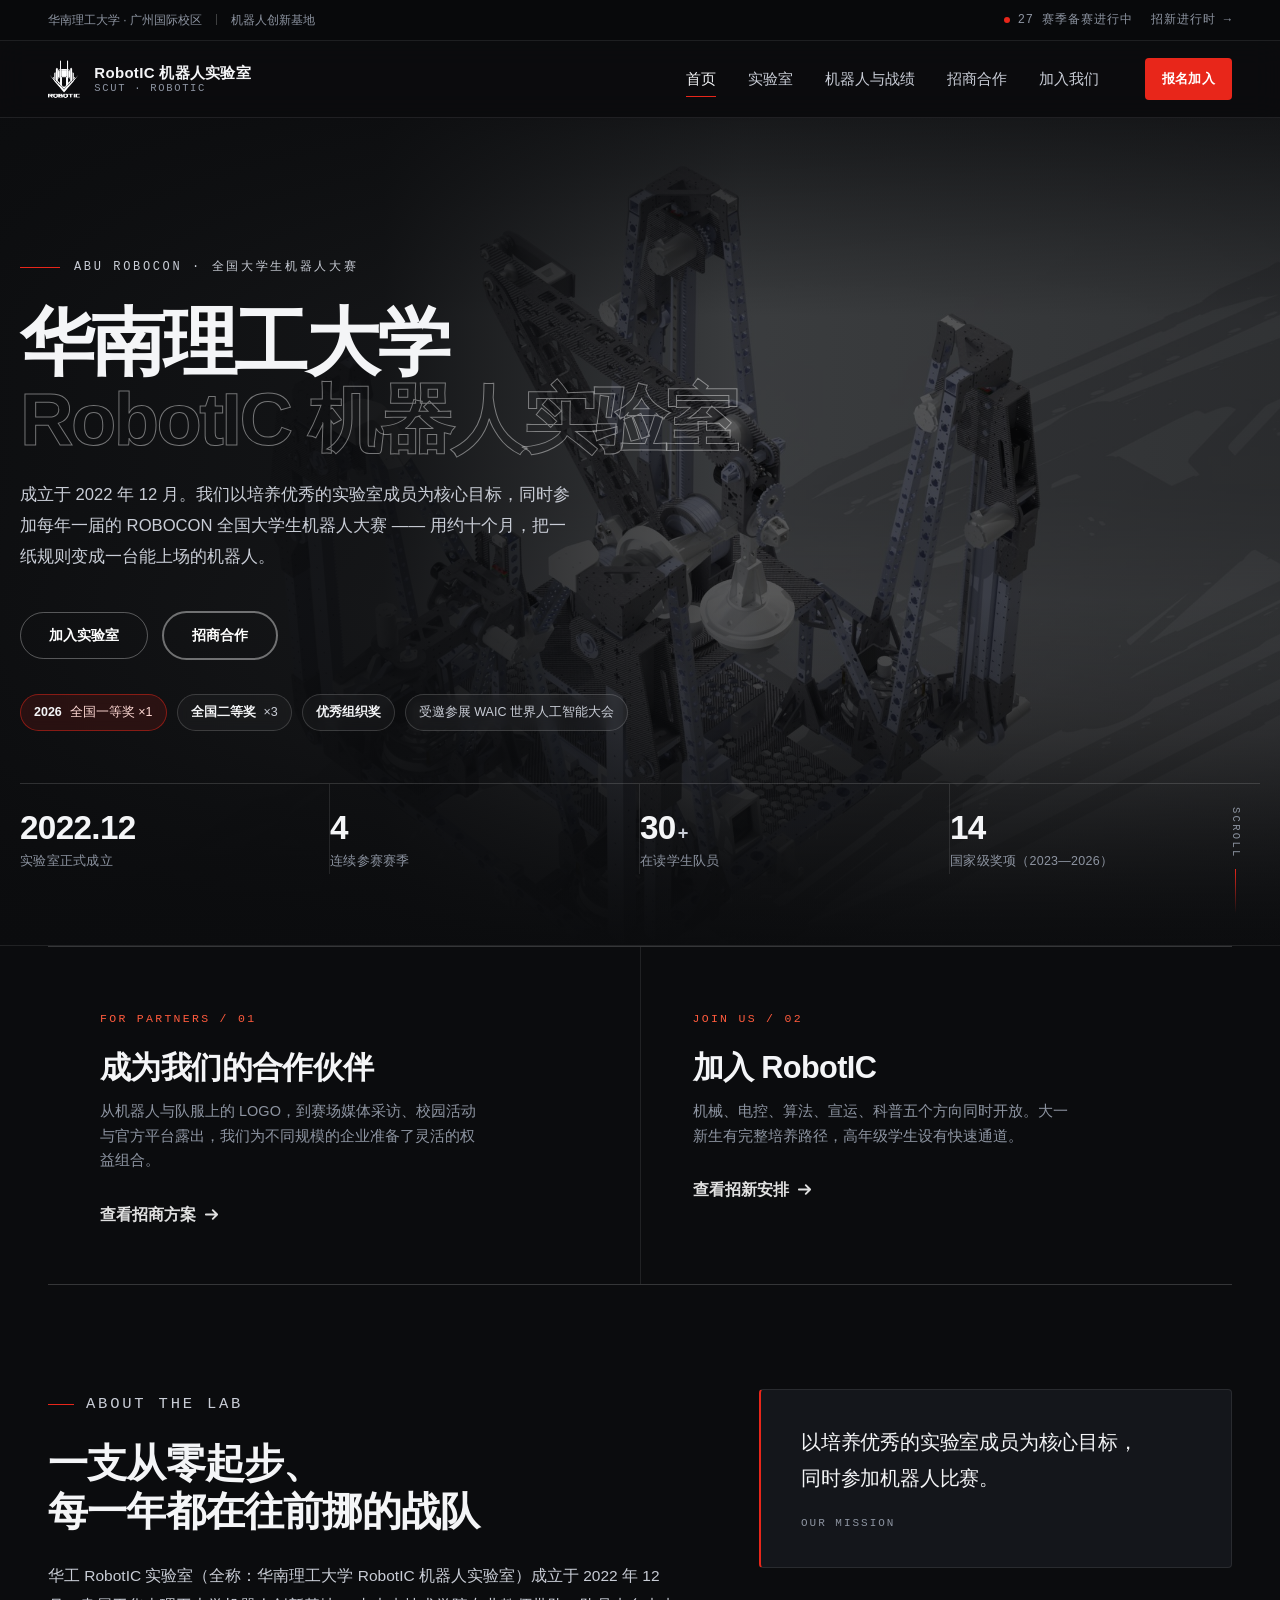
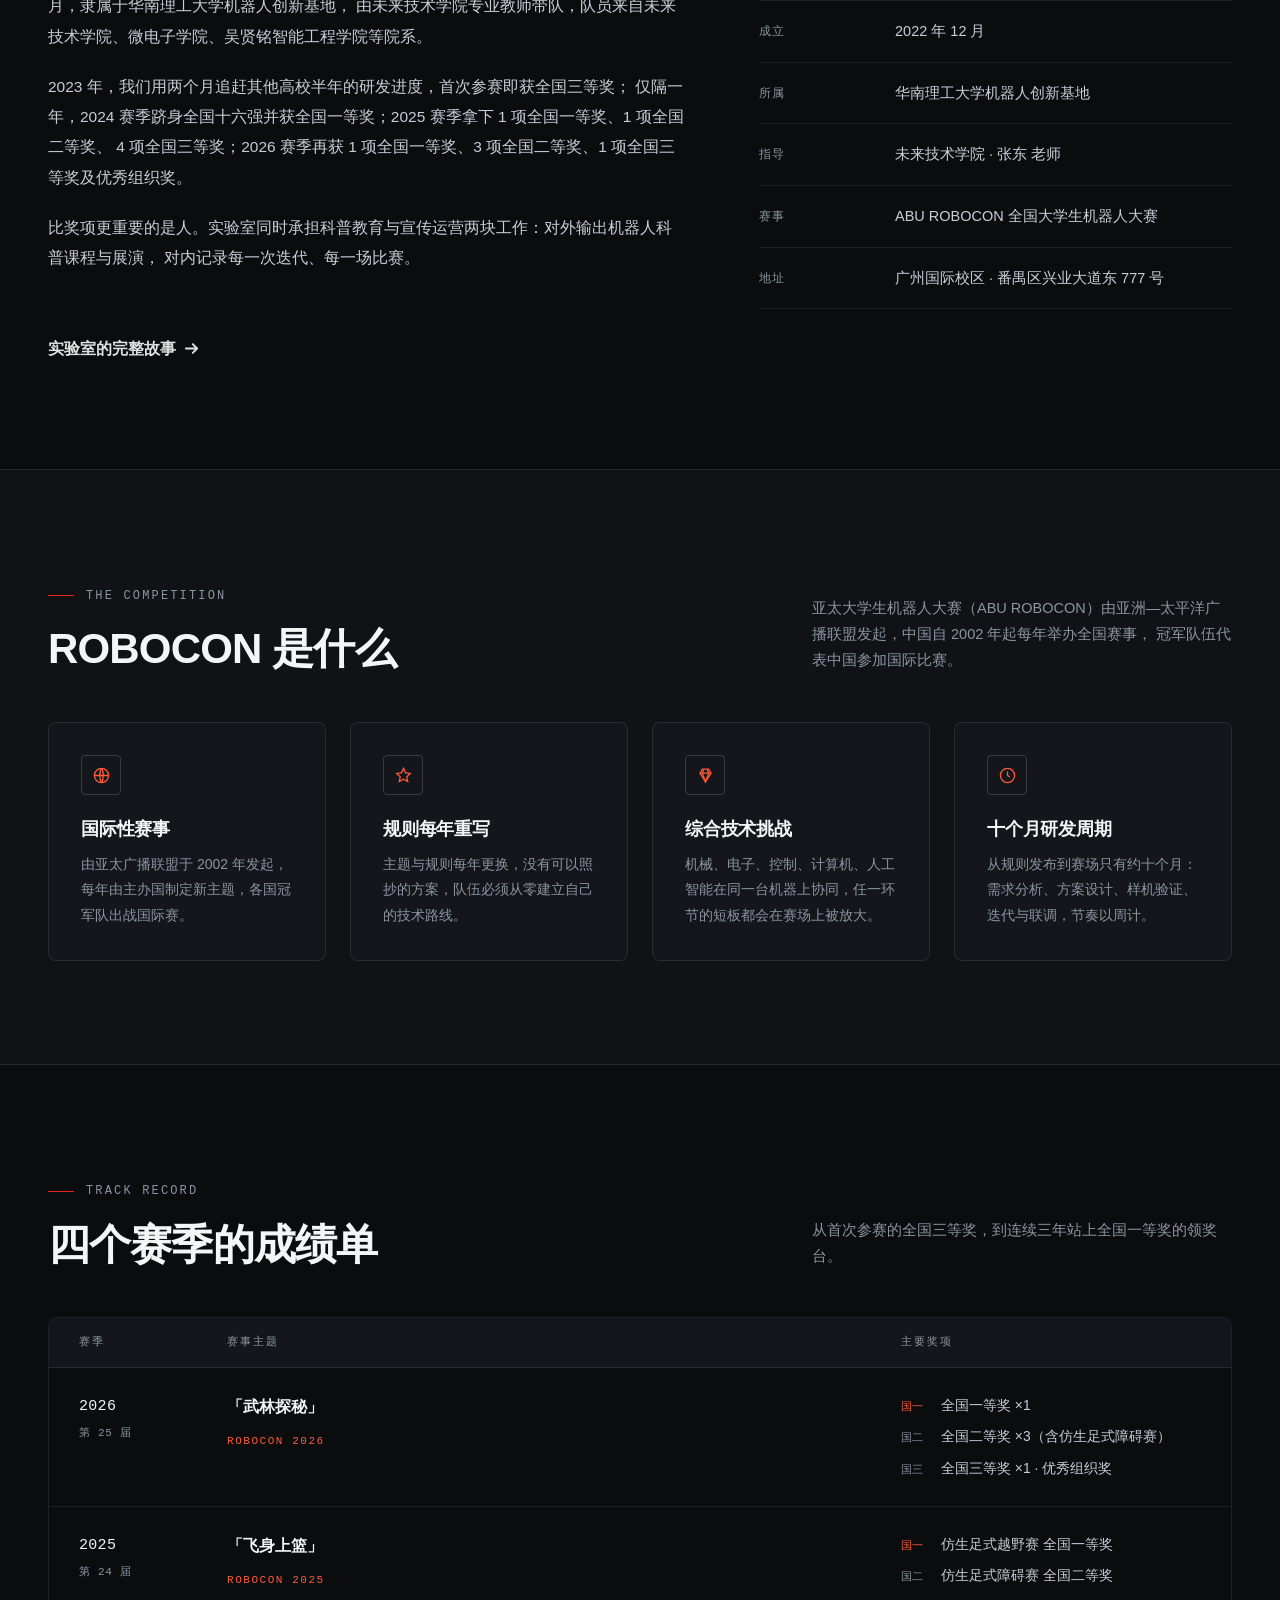
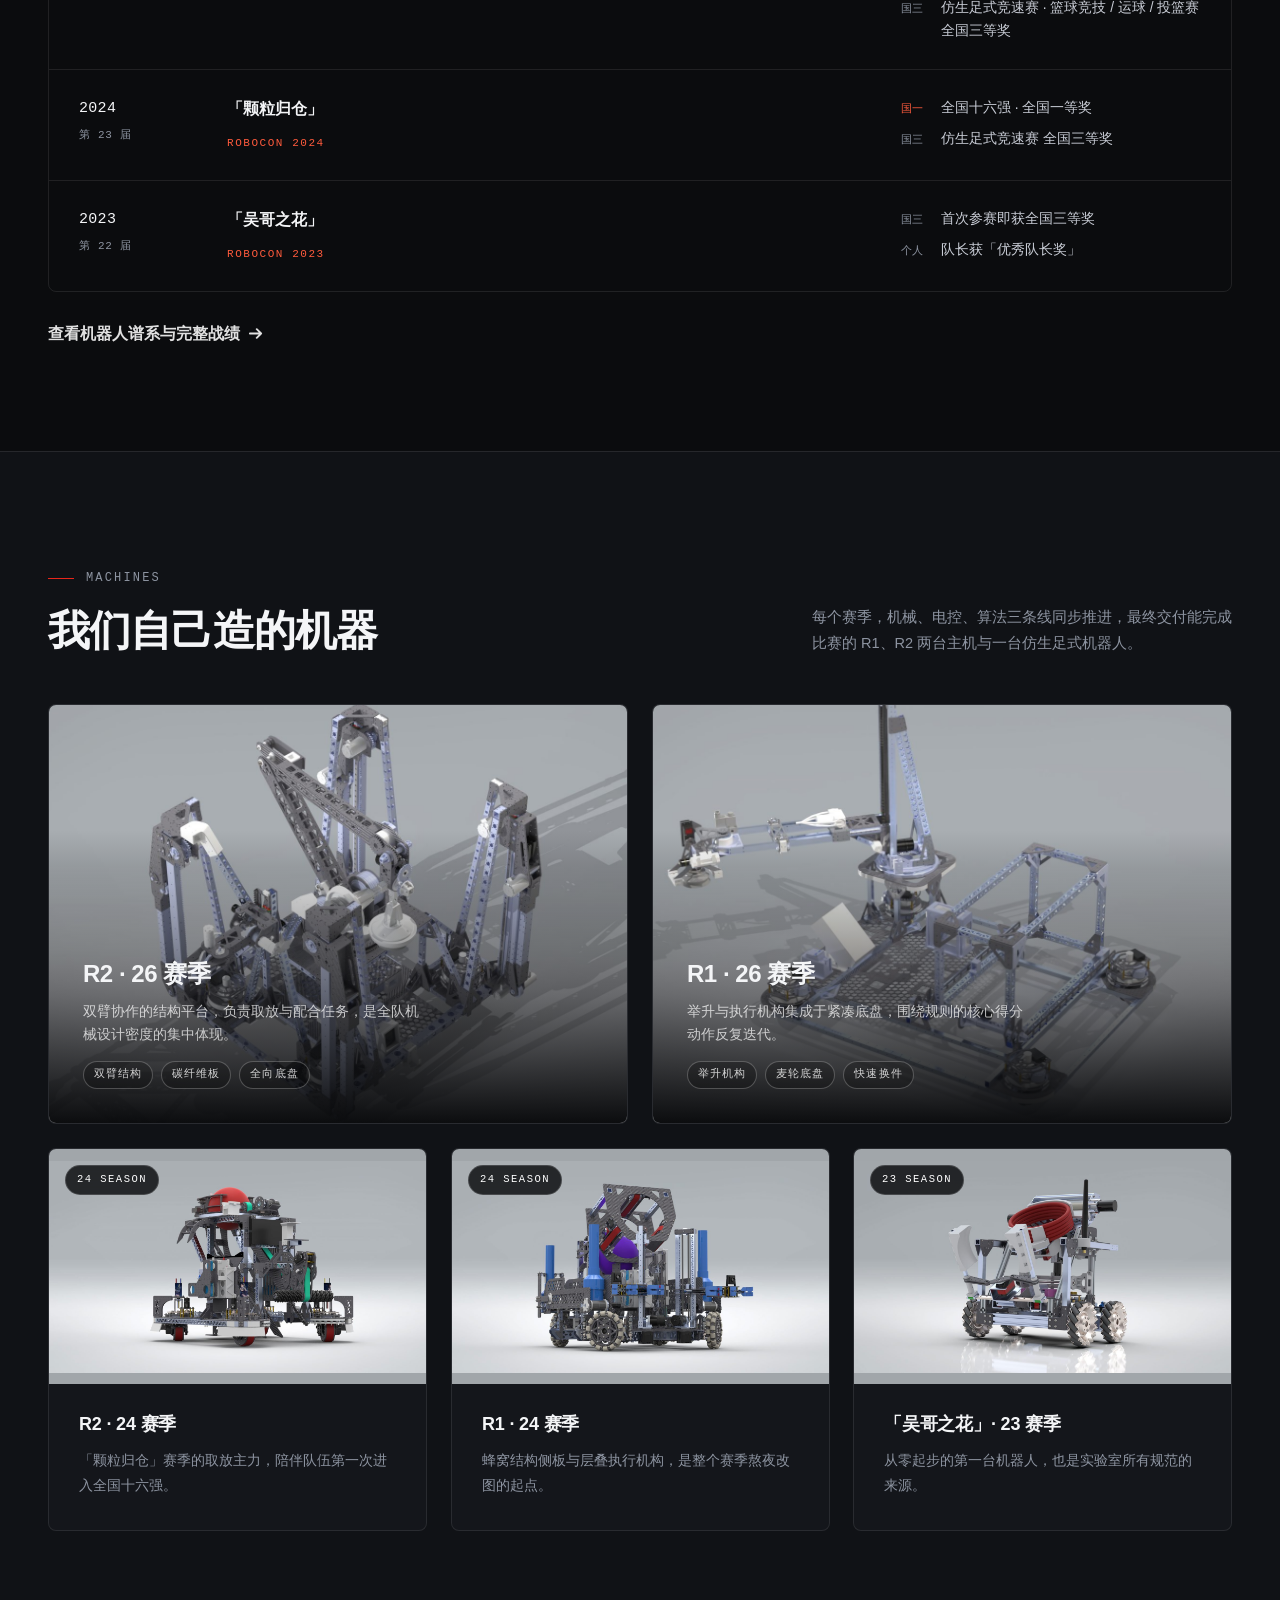
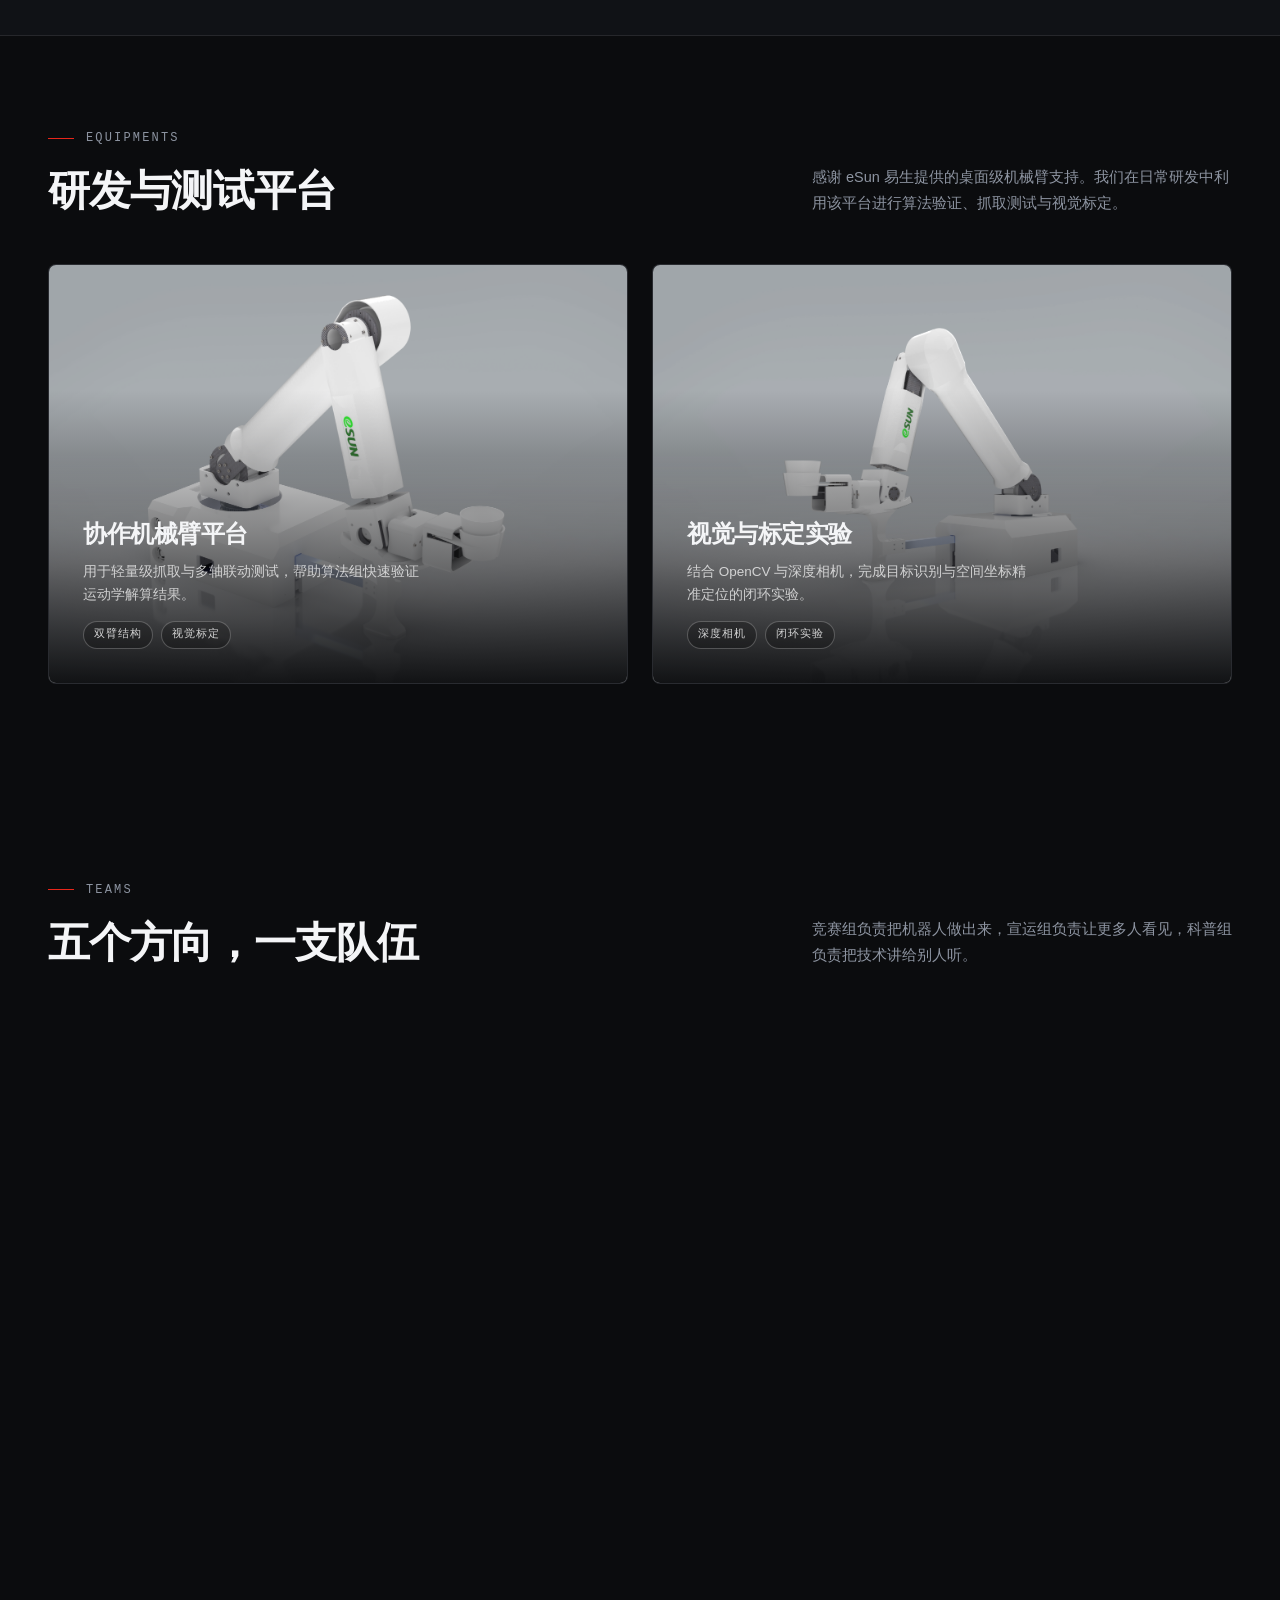
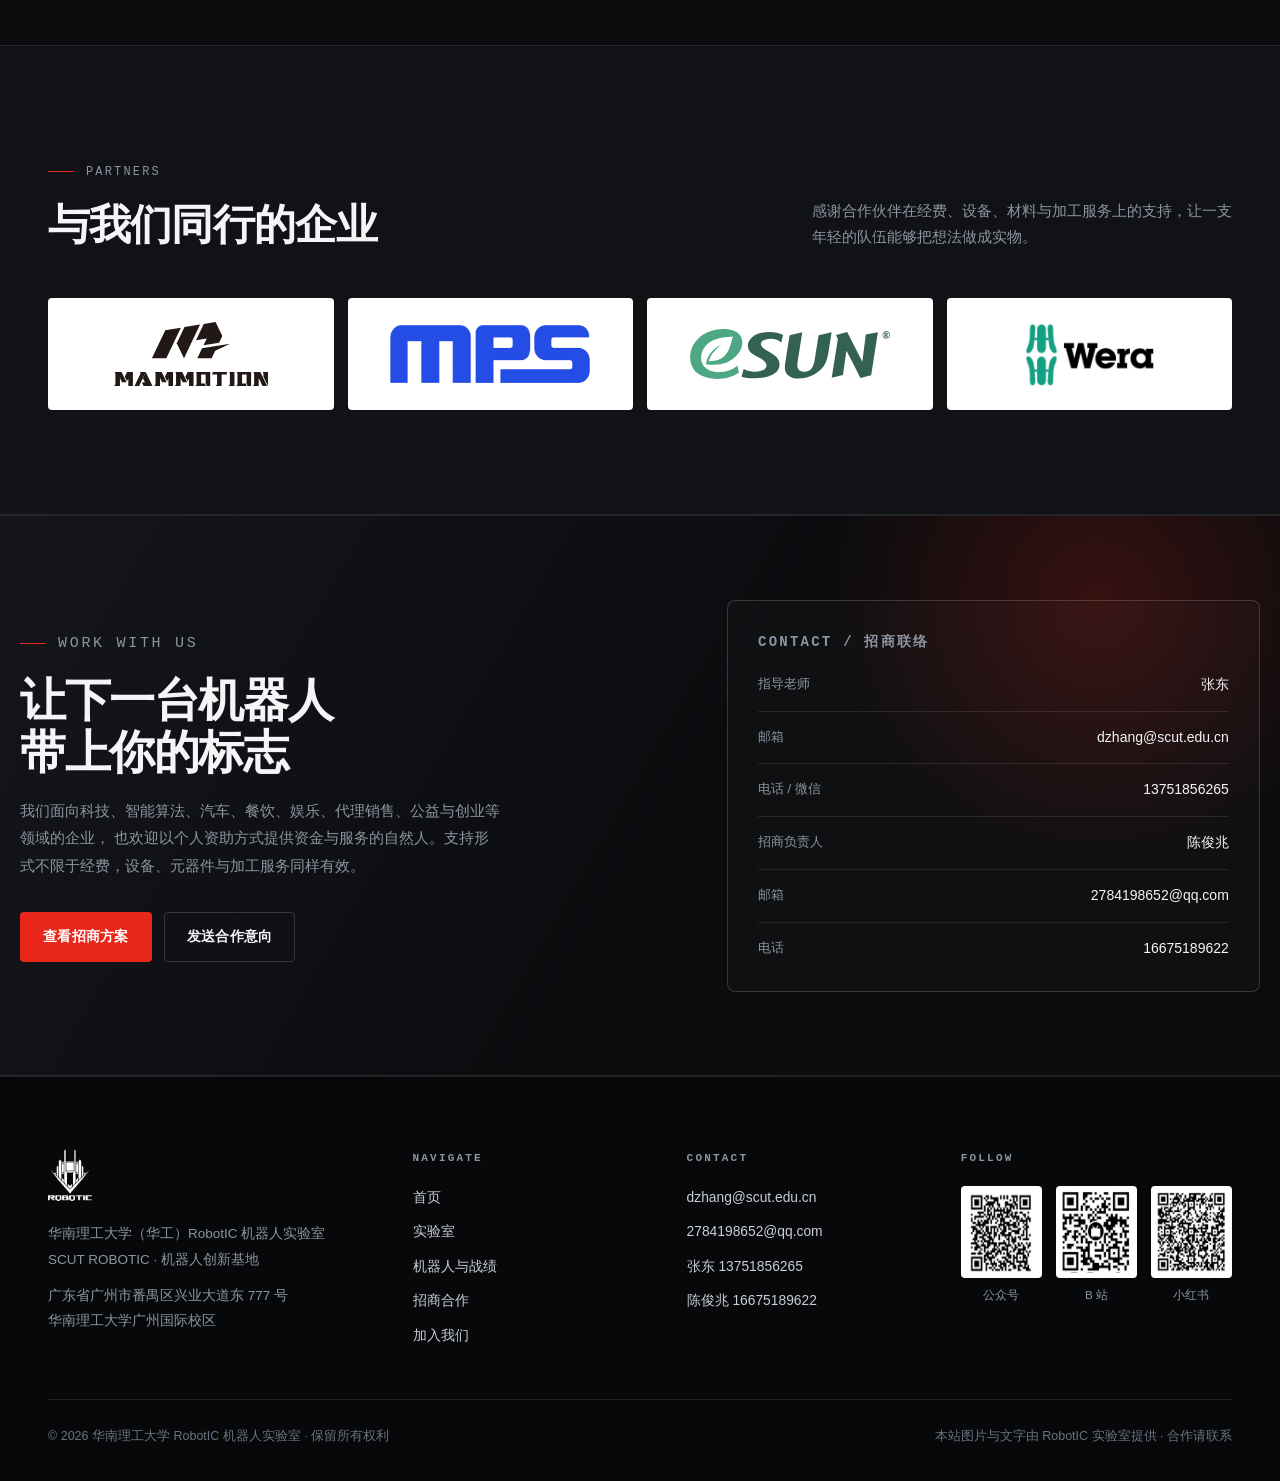
<file: index.html>
<!DOCTYPE html>
<html lang="zh-CN">
<head>
<meta charset="UTF-8">
<meta name="viewport" content="width=device-width, initial-scale=1">
<meta name="robots" content="index,follow,max-image-preview:large">
<title>华南理工大学 RobotIC 机器人实验室（华工 RobotIC）| ROBOCON 战队官网</title>
<meta name="description" content="华南理工大学（华工）RobotIC 机器人实验室成立于 2022 年 12 月，参加 ABU ROBOCON 全国大学生机器人大赛。2026 赛季获全国一等奖 1 项、全国二等奖 3 项、全国三等奖 1 项及优秀组织奖，并受邀参加世界人工智能大会（WAIC）。">
<meta name="keywords" content="华工RobotIC实验室,华南理工大学RobotIC,RobotIC机器人实验室,ROBOCON,华南理工大学机器人队,广州国际校区">
<link rel="canonical" href="https://robot-ic.com/">
<link rel="icon" type="image/png" href="assets/img/favicon.png">
<link rel="apple-touch-icon" href="assets/img/favicon.png">
<meta name="theme-color" content="#0b0c0e">
<meta property="og:type" content="website">
<meta property="og:locale" content="zh_CN">
<meta property="og:site_name" content="华南理工大学 RobotIC 机器人实验室">
<meta property="og:title" content="华南理工大学 RobotIC 机器人实验室（华工 RobotIC）| ROBOCON 战队官网">
<meta property="og:description" content="以培养优秀的实验室成员为核心目标，同时参加 ROBOCON 全国大学生机器人大赛。">
<meta property="og:image" content="https://robot-ic.com/assets/img/og-cover.jpg">
<meta property="og:url" content="https://robot-ic.com/">
<meta name="twitter:card" content="summary_large_image">
<script type="application/ld+json">
{
  "@context": "https://schema.org",
  "@graph": [
    {
      "@type": "EducationalOrganization",
      "@id": "https://robot-ic.com/#organization",
      "name": "华南理工大学 RobotIC 机器人实验室",
      "alternateName": [
        "华工 RobotIC 实验室",
        "华工RobotIC实验室",
        "华工 RobotIC",
        "华南理工大学 RobotIC 实验室",
        "SCUT RobotIC",
        "RobotIC 机器人实验室"
      ],
      "url": "https://robot-ic.com/",
      "logo": "https://robot-ic.com/assets/img/favicon.png",
      "image": "https://robot-ic.com/assets/img/og-cover.jpg",
      "description": "华南理工大学 RobotIC 机器人实验室（简称华工 RobotIC），2022 年 12 月成立于广州国际校区，参加 ABU ROBOCON 全国大学生机器人大赛，连续四个赛季获得国家级奖项。",
      "foundingDate": "2022-12",
      "parentOrganization": {
        "@type": "CollegeOrUniversity",
        "name": "华南理工大学",
        "alternateName": "South China University of Technology"
      },
      "memberOf": { "@type": "Organization", "name": "华南理工大学机器人创新基地" },
      "sameAs": ["https://github.com/SCUT-RobotIC"],
      "address": {
        "@type": "PostalAddress",
        "addressCountry": "CN",
        "addressRegion": "广东省",
        "addressLocality": "广州市番禺区",
        "streetAddress": "兴业大道东 777 号 华南理工大学广州国际校区"
      },
      "contactPoint": [
        {
          "@type": "ContactPoint",
          "contactType": "合作洽谈",
          "name": "陈俊兆",
          "email": "2784198652@qq.com",
          "telephone": "+86-16675189622"
        },
        {
          "@type": "ContactPoint",
          "contactType": "指导老师",
          "name": "张东",
          "email": "dzhang@scut.edu.cn",
          "telephone": "+86-13751856265"
        }
      ]
    },
    {
      "@type": "WebSite",
      "@id": "https://robot-ic.com/#website",
      "url": "https://robot-ic.com/",
      "name": "华南理工大学 RobotIC 机器人实验室",
      "alternateName": "华工 RobotIC 实验室",
      "inLanguage": "zh-CN",
      "publisher": { "@id": "https://robot-ic.com/#organization" }
    }
  ]
}
</script>
<link rel="stylesheet" href="assets/css/style.css">
</head>
<body>

<div class="topbar">
  <div class="container topbar__inner">
    <div class="topbar__brand">
      <span>华南理工大学 · 广州国际校区</span>
      <span class="topbar__sep"></span>
      <span>机器人创新基地</span>
    </div>
    <div class="topbar__meta">
      <span><i class="dot-live"></i>27 赛季备赛进行中</span>
      <a href="join.html">招新进行时 →</a>
    </div>
  </div>
</div>

<header class="site-header">
  <div class="container nav">
    <a class="brand" href="index.html">
      <img src="assets/img/logo-robotic-white.png" alt="RobotIC 队徽">
      <span class="brand__text"><strong>RobotIC 机器人实验室</strong><span>SCUT · ROBOTIC</span></span>
    </a>
    <ul class="nav__links">
      <li><a href="index.html" aria-current="page">首页</a></li>
      <li><a href="lab.html">实验室</a></li>
      <li><a href="robots.html">机器人与战绩</a></li>
      <li><a href="sponsor.html">招商合作</a></li>
      <li><a href="join.html">加入我们</a></li>
    </ul>
    <div class="nav__actions">
      <a class="btn btn--primary btn--sm" href="join.html">报名加入</a>
      <button class="nav__toggle" type="button" aria-label="展开导航" aria-expanded="false"><span></span></button>
    </div>
  </div>
</header>

<main>

<section class="hero">
  <div class="hero__media">
    <img src="assets/img/hero-r2.jpg" alt="RobotIC 26 赛季 R2 机器人渲染图" fetchpriority="high">
  </div>
  <div class="container hero__inner">
    <p class="hero__eyebrow">ABU ROBOCON · 全国大学生机器人大赛</p>
    <h1>
      华南理工大学
      <span class="line-2">RobotIC 机器人实验室</span>
    </h1>
    <p class="hero__sub">
      成立于 2022 年 12 月。我们以培养优秀的实验室成员为核心目标，同时参加每年一届的
      ROBOCON 全国大学生机器人大赛 —— 用约十个月，把一纸规则变成一台能上场的机器人。
    </p>
    
    <!-- 新版首屏按钮 -->
    <div class="hero__actions">
      <a href="join.html" class="btn-17">
        <span class="text-container">
          <span class="text">加入实验室</span>
        </span>
      </a>
      <a href="sponsor.html" class="btn-17 btn-17--ghost">
        <span class="text-container">
          <span class="text">招商合作</span>
        </span>
      </a>
    </div>

    <div class="hero__chips">
      <span class="chip chip--red"><b>2026</b> 全国一等奖 ×1</span>
      <span class="chip"><b>全国二等奖</b> ×3</span>
      <span class="chip"><b>优秀组织奖</b></span>
      <span class="chip">受邀参展 WAIC 世界人工智能大会</span>
    </div>

    <div class="hero__stats">
      <div><b>2022.12</b><span>实验室正式成立</span></div>
      <div><b>4</b><span>连续参赛赛季</span></div>
      <div><b>30<small>+</small></b><span>在读学生队员</span></div>
      <div><b>14</b><span>国家级奖项（2023—2026）</span></div>
    </div>
  </div>
  <div class="hero__scroll" aria-hidden="true">Scroll</div>
</section>

<section aria-label="快速入口" style="padding:0">
  <div class="container">
    <div class="entry">
      <a class="entry__item" href="sponsor.html">
        <span class="entry__index">FOR PARTNERS / 01</span>
        <h3>成为我们的合作伙伴</h3>
        <p>从机器人与队服上的 LOGO，到赛场媒体采访、校园活动与官方平台露出，我们为不同规模的企业准备了灵活的权益组合。</p>
        <span class="link-btn">
          <span data-text="查看招商方案">查看招商方案</span>
          <svg xmlns="http://www.w3.org/2000/svg" fill="none" viewBox="0 0 24 24" stroke="currentColor" stroke-width="3"><path stroke-linecap="round" stroke-linejoin="round" d="M14 5l7 7m0 0l-7 7m7-7H3"></path></svg>
        </span>
      </a>
      <a class="entry__item" href="join.html">
        <span class="entry__index">JOIN US / 02</span>
        <h3>加入 RobotIC</h3>
        <p>机械、电控、算法、宣运、科普五个方向同时开放。大一新生有完整培养路径，高年级学生设有快速通道。</p>
        <span class="link-btn">
          <span data-text="查看招新安排">查看招新安排</span>
          <svg xmlns="http://www.w3.org/2000/svg" fill="none" viewBox="0 0 24 24" stroke="currentColor" stroke-width="3"><path stroke-linecap="round" stroke-linejoin="round" d="M14 5l7 7m0 0l-7 7m7-7H3"></path></svg>
        </span>
      </a>
    </div>
  </div>
</section>

<section class="section">
  <div class="container">
    <div class="about-grid">
      <div class="about-copy" data-reveal>
        <p class="section-head__label">About the lab</p>
        <h2 style="margin:0 0 26px;font-size:clamp(26px,3.2vw,40px);line-height:1.2;letter-spacing:-.02em">
          一支从零起步、<br>每一年都在往前挪的战队
        </h2>
        <p>
          华工 RobotIC 实验室（全称：华南理工大学 RobotIC 机器人实验室）成立于 2022 年 12 月，隶属于华南理工大学机器人创新基地，
          由未来技术学院专业教师带队，队员来自未来技术学院、微电子学院、吴贤铭智能工程学院等院系。
        </p>
        <p>
          2023 年，我们用两个月追赶其他高校半年的研发进度，首次参赛即获全国三等奖；
          仅隔一年，2024 赛季跻身全国十六强并获全国一等奖；2025 赛季拿下 1 项全国一等奖、1 项全国二等奖、
          4 项全国三等奖；2026 赛季再获 1 项全国一等奖、3 项全国二等奖、1 项全国三等奖及优秀组织奖。
        </p>
        <p>
          比奖项更重要的是人。实验室同时承担科普教育与宣传运营两块工作：对外输出机器人科普课程与展演，
          对内记录每一次迭代、每一场比赛。
        </p>
        <p style="margin-top:30px">
          <a class="link-btn" href="lab.html" style="margin-top: 30px;">
            <span data-text="实验室的完整故事">实验室的完整故事</span>
            <svg xmlns="http://www.w3.org/2000/svg" fill="none" viewBox="0 0 24 24" stroke="currentColor" stroke-width="3"><path stroke-linecap="round" stroke-linejoin="round" d="M14 5l7 7m0 0l-7 7m7-7H3"></path></svg>
          </a>
        </p>
      </div>
      <div data-reveal data-reveal-delay="120">
        <blockquote class="quote">
          以培养优秀的实验室成员为核心目标，<br>同时参加机器人比赛。
          <small>Our Mission</small>
        </blockquote>
        <ul class="fact-list" style="margin-top:32px">
          <li><span>成立</span><b>2022 年 12 月</b></li>
          <li><span>所属</span><b>华南理工大学机器人创新基地</b></li>
          <li><span>指导</span><b>未来技术学院 · 张东 老师</b></li>
          <li><span>赛事</span><b>ABU ROBOCON 全国大学生机器人大赛</b></li>
          <li><span>地址</span><b>广州国际校区 · 番禺区兴业大道东 777 号</b></li>
        </ul>
      </div>
    </div>
  </div>
</section>

<section class="section section--alt">
  <div class="container">
    <div class="section-head">
      <div>
        <p class="section-head__label">The competition</p>
        <h2>ROBOCON 是什么</h2>
      </div>
      <p class="section-head__note">
        亚太大学生机器人大赛（ABU ROBOCON）由亚洲—太平洋广播联盟发起，中国自 2002 年起每年举办全国赛事，
        冠军队伍代表中国参加国际比赛。
      </p>
    </div>
    <div class="grid grid--4">
      <div class="card card--flat" data-reveal>
        <div class="card__icon"><svg viewBox="0 0 24 24" fill="none" stroke="currentColor" stroke-width="1.6"><circle cx="12" cy="12" r="9"/><path d="M3 12h18M12 3c3 3.5 3 14 0 18M12 3c-3 3.5-3 14 0 18"/></svg></div>
        <h3>国际性赛事</h3>
        <p>由亚太广播联盟于 2002 年发起，每年由主办国制定新主题，各国冠军队出战国际赛。</p>
      </div>
      <div class="card card--flat" data-reveal data-reveal-delay="80">
        <div class="card__icon"><svg viewBox="0 0 24 24" fill="none" stroke="currentColor" stroke-width="1.6"><path d="M12 3l2.6 5.6 6 .8-4.4 4.2 1.1 6-5.3-3-5.3 3 1.1-6L3.4 9.4l6-.8z"/></svg></div>
        <h3>规则每年重写</h3>
        <p>主题与规则每年更换，没有可以照抄的方案，队伍必须从零建立自己的技术路线。</p>
      </div>
      <div class="card card--flat" data-reveal data-reveal-delay="160">
        <div class="card__icon"><svg viewBox="0 0 24 24" fill="none" stroke="currentColor" stroke-width="1.6"><path d="M8 4h8l3 5-7 11L5 9z"/><path d="M5 9h14M10 4L8 9l4 11 4-11-2-5"/></svg></div>
        <h3>综合技术挑战</h3>
        <p>机械、电子、控制、计算机、人工智能在同一台机器上协同，任一环节的短板都会在赛场上被放大。</p>
      </div>
      <div class="card card--flat" data-reveal data-reveal-delay="240">
        <div class="card__icon"><svg viewBox="0 0 24 24" fill="none" stroke="currentColor" stroke-width="1.6"><circle cx="12" cy="12" r="9"/><path d="M12 7v5l3 2"/></svg></div>
        <h3>十个月研发周期</h3>
        <p>从规则发布到赛场只有约十个月：需求分析、方案设计、样机验证、迭代与联调，节奏以周计。</p>
      </div>
    </div>
  </div>
</section>

<section class="section">
  <div class="container">
    <div class="section-head">
      <div>
        <p class="section-head__label">Track record</p>
        <h2>四个赛季的成绩单</h2>
      </div>
      <p class="section-head__note">从首次参赛的全国三等奖，到连续三年站上全国一等奖的领奖台。</p>
    </div>

    <div class="awards">
      <div class="awards__row awards__row--head">
        <span>赛季</span><span>赛事主题</span><span>主要奖项</span>
      </div>
      <div class="awards__row" data-reveal>
        <div class="awards__year">2026<small>第 25 届</small></div>
        <div class="awards__name"><b>「武林探秘」</b><em>ROBOCON 2026</em></div>
        <ul class="awards__list">
          <li><span class="medal medal--1">国一</span>全国一等奖 ×1</li>
          <li><span class="medal">国二</span>全国二等奖 ×3（含仿生足式障碍赛）</li>
          <li><span class="medal">国三</span>全国三等奖 ×1 · 优秀组织奖</li>
        </ul>
      </div>
      <div class="awards__row" data-reveal>
        <div class="awards__year">2025<small>第 24 届</small></div>
        <div class="awards__name"><b>「飞身上篮」</b><em>ROBOCON 2025</em></div>
        <ul class="awards__list">
          <li><span class="medal medal--1">国一</span>仿生足式越野赛 全国一等奖</li>
          <li><span class="medal">国二</span>仿生足式障碍赛 全国二等奖</li>
          <li><span class="medal">国三</span>仿生足式竞速赛 · 篮球竞技 / 运球 / 投篮赛 全国三等奖</li>
        </ul>
      </div>
      <div class="awards__row" data-reveal>
        <div class="awards__year">2024<small>第 23 届</small></div>
        <div class="awards__name"><b>「颗粒归仓」</b><em>ROBOCON 2024</em></div>
        <ul class="awards__list">
          <li><span class="medal medal--1">国一</span>全国十六强 · 全国一等奖</li>
          <li><span class="medal">国三</span>仿生足式竞速赛 全国三等奖</li>
        </ul>
      </div>
      <div class="awards__row" data-reveal>
        <div class="awards__year">2023<small>第 22 届</small></div>
        <div class="awards__name"><b>「吴哥之花」</b><em>ROBOCON 2023</em></div>
        <ul class="awards__list">
          <li><span class="medal">国三</span>首次参赛即获全国三等奖</li>
          <li><span class="medal">个人</span>队长获「优秀队长奖」</li>
        </ul>
      </div>
    </div>
    <a class="link-btn" href="robots.html" style="margin-top: 28px;">
      <span data-text="查看机器人谱系与完整战绩">查看机器人谱系与完整战绩</span>
      <svg xmlns="http://www.w3.org/2000/svg" fill="none" viewBox="0 0 24 24" stroke="currentColor" stroke-width="3"><path stroke-linecap="round" stroke-linejoin="round" d="M14 5l7 7m0 0l-7 7m7-7H3"></path></svg>
    </a>
  </div>
</section>

<section class="section section--alt">
  <div class="container">
    <div class="section-head">
      <div>
        <p class="section-head__label">Machines</p>
        <h2>我们自己造的机器</h2>
      </div>
      <p class="section-head__note">
        每个赛季，机械、电控、算法三条线同步推进，最终交付能完成比赛的 R1、R2 两台主机与一台仿生足式机器人。
      </p>
    </div>

    <div class="showcase">
      <a class="showcase__item" href="robots.html" data-reveal>
        <img src="assets/img/robots/r2-26.jpg" alt="26 赛季 R2 机器人" loading="lazy">
        <div class="showcase__body">
          <h3>R2 · 26 赛季</h3>
          <p>双臂协作的结构平台，负责取放与配合任务，是全队机械设计密度的集中体现。</p>
          <div class="card__specs"><span>双臂结构</span><span>碳纤维板</span><span>全向底盘</span></div>
        </div>
      </a>
      <a class="showcase__item" href="robots.html" data-reveal data-reveal-delay="100">
        <img src="assets/img/robots/r1-26.jpg" alt="26 赛季 R1 机器人" loading="lazy">
        <div class="showcase__body">
          <h3>R1 · 26 赛季</h3>
          <p>举升与执行机构集成于紧凑底盘，围绕规则的核心得分动作反复迭代。</p>
          <div class="card__specs"><span>举升机构</span><span>麦轮底盘</span><span>快速换件</span></div>
        </div>
      </a>
    </div>

    <div class="grid grid--3" style="margin-top:24px">
      <div class="card card--media card--contain" data-reveal>
        <div class="card__figure"><img src="assets/img/robots/r2-24.jpg" alt="24 赛季 R2 机器人" loading="lazy"><span class="card__tag">24 Season</span></div>
        <div class="card__body">
          <h3>R2 · 24 赛季</h3>
          <p>「颗粒归仓」赛季的取放主力，陪伴队伍第一次进入全国十六强。</p>
        </div>
      </div>
      <div class="card card--media card--contain" data-reveal data-reveal-delay="80">
        <div class="card__figure"><img src="assets/img/robots/r1-24.jpg" alt="24 赛季 R1 机器人" loading="lazy"><span class="card__tag">24 Season</span></div>
        <div class="card__body">
          <h3>R1 · 24 赛季</h3>
          <p>蜂窝结构侧板与层叠执行机构，是整个赛季熬夜改图的起点。</p>
        </div>
      </div>
      <div class="card card--media card--contain" data-reveal data-reveal-delay="160">
        <div class="card__figure"><img src="assets/img/robots/rr-23.jpg" alt="23 赛季机器人" loading="lazy"><span class="card__tag">23 Season</span></div>
        <div class="card__body">
          <h3>「吴哥之花」· 23 赛季</h3>
          <p>从零起步的第一台机器人，也是实验室所有规范的来源。</p>
        </div>
      </div>
    </div>
  </div>
</section>

<!-- 研发与测试平台 (纯享版) -->
<section class="section robot-showcase-section">
  <div class="container">
    <div class="section-head">
      <div>
        <p class="section-head__label">Equipments</p>
        <h2>研发与测试平台</h2>
      </div>
      <p class="section-head__note">
        感谢 eSun 易生提供的桌面级机械臂支持。我们在日常研发中利用该平台进行算法验证、抓取测试与视觉标定。
      </p>
    </div>

    <div class="showcase">
      <a class="showcase__item" href="#" data-reveal>
        <img src="assets/models/arm-1.png" alt="协作机械臂平台" loading="lazy">
        <div class="showcase__body">
          <h3>协作机械臂平台</h3>
          <p>用于轻量级抓取与多轴联动测试，帮助算法组快速验证运动学解算结果。</p>
          <div class="card__specs"><span>双臂结构</span><span>视觉标定</span></div>
        </div>
      </a>

      <a class="showcase__item" href="#" data-reveal data-reveal-delay="100">
        <img src="assets/models/arm-2.png" alt="视觉与标定实验" loading="lazy">
        <div class="showcase__body">
          <h3>视觉与标定实验</h3>
          <p>结合 OpenCV 与深度相机，完成目标识别与空间坐标精准定位的闭环实验。</p>
          <div class="card__specs"><span>深度相机</span><span>闭环实验</span></div>
        </div>
      </a>
    </div>
  </div>
</section>

<section class="section">
  <div class="container">
    <div class="section-head">
      <div>
        <p class="section-head__label">Teams</p>
        <h2>五个方向，一支队伍</h2>
      </div>
      <p class="section-head__note">
        竞赛组负责把机器人做出来，宣运组负责让更多人看见，科普组负责把技术讲给别人听。
      </p>
    </div>

    <div class="grid grid--3">
      <a class="card" href="join.html#groups" data-reveal>
        <span class="card__num">01 / MECHANICAL</span>
        <h3 style="margin-top:14px">机械组</h3>
        <p>从规则产生创意，由创意设计模型，根据模型制造实物。SolidWorks 建模、3D 打印与铣削加工是日常工具。</p>
        <p style="margin-top:18px"><span class="link-arrow">组别介绍</span></p>
      </a>
      <a class="card" href="join.html#groups" data-reveal data-reveal-delay="80">
        <span class="card__num">02 / ELECTRONICS</span>
        <h3 style="margin-top:14px">电控组</h3>
        <p>硬件与软件两条线并行：设计并焊接板载电路，编写电机驱动与机构控制程序，把整车功能调到能比赛。</p>
        <p style="margin-top:18px"><span class="link-arrow">组别介绍</span></p>
      </a>
      <a class="card" href="join.html#groups" data-reveal data-reveal-delay="160">
        <span class="card__num">03 / ALGORITHM</span>
        <h3 style="margin-top:14px">算法组</h3>
        <p>激光雷达与 SLAM、OpenCV 与 YOLO、强化学习、决策与上下位机通信，为机器人构建感知与大脑。</p>
        <p style="margin-top:18px"><span class="link-arrow">组别介绍</span></p>
      </a>
      <a class="card" href="join.html#groups" data-reveal>
        <span class="card__num">04 / MEDIA</span>
        <h3 style="margin-top:14px">宣运组</h3>
        <p>摄影摄像、视频剪辑、视觉设计、公众号与 B 站运营，记录实验室与赛场上的每一个瞬间。</p>
        <p style="margin-top:18px"><span class="link-arrow">组别介绍</span></p>
      </a>
      <a class="card" href="join.html#groups" data-reveal data-reveal-delay="80">
        <span class="card__num">05 / EDUCATION</span>
        <h3 style="margin-top:14px">科普组</h3>
        <p>把机器人技术讲给更多人听：校内展示、外出宣讲、科普课程与商业教育培训，以教促学。</p>
        <p style="margin-top:18px"><span class="link-arrow">组别介绍</span></p>
      </a>
      <a class="card card--flat" href="join.html" style="display:flex;flex-direction:column;justify-content:space-between;background:linear-gradient(150deg,rgba(232,38,26,.16),rgba(20,22,27,.4));border-color:rgba(232,38,26,.35)" data-reveal data-reveal-delay="160">
        <div>
          <span class="card__num" style="color:#ffb4a8">27 SEASON</span>
          <h3 style="margin-top:14px">27 赛季招新进行中</h3>
          <p style="color:var(--ink-2)">大一新生适用完整培养路径，高年级学生设有快速通道。流程见招新页。</p>
        </div>
        <p style="margin-top:22px"><span class="link-arrow">查看招新流程</span></p>
      </a>
    </div>
  </div>
</section>

<section class="section section--alt">
  <div class="container">
    <div class="section-head">
      <div>
        <p class="section-head__label">Partners</p>
        <h2>与我们同行的企业</h2>
      </div>
      <p class="section-head__note">
        感谢合作伙伴在经费、设备、材料与加工服务上的支持，让一支年轻的队伍能够把想法做成实物。
      </p>
    </div>

    <div class="partners">
      <div class="partner"><img src="assets/img/sponsors/mammotion.svg" alt="Mammotion 库犸科技"></div>
      <div class="partner"><img src="assets/img/sponsors/mps.png" alt="MPS"></div>
      <div class="partner"><img src="assets/img/sponsors/esun.svg" alt="eSUN 易生"></div>
      <div class="partner"><img src="assets/img/sponsors/wera.png" alt="Wera"></div>
    </div>
  </div>
</section>

<section class="cta">
  <div class="container cta__inner">
    <div data-reveal>
      <p class="section-head__label">Work with us</p>
      <h2>让下一台机器人<br>带上你的标志</h2>
      <p>
        我们面向科技、智能算法、汽车、餐饮、娱乐、代理销售、公益与创业等领域的企业，
        也欢迎以个人资助方式提供资金与服务的自然人。支持形式不限于经费，设备、元器件与加工服务同样有效。
      </p>
      <div class="cta__actions">
        <a class="btn btn--primary" href="sponsor.html">查看招商方案</a>
        <a class="btn btn--ghost" href="mailto:2784198652@qq.com">发送合作意向</a>
      </div>
    </div>
    <div class="cta__card" data-reveal data-reveal-delay="120">
      <h3>Contact / 招商联络</h3>
      <dl>
        <div><dt>指导老师</dt><dd>张东</dd></div>
        <div><dt>邮箱</dt><dd><a href="mailto:dzhang@scut.edu.cn">dzhang@scut.edu.cn</a></dd></div>
        <div><dt>电话 / 微信</dt><dd>13751856265</dd></div>
        <div><dt>招商负责人</dt><dd>陈俊兆</dd></div>
        <div><dt>邮箱</dt><dd><a href="mailto:2784198652@qq.com">2784198652@qq.com</a></dd></div>
        <div><dt>电话</dt><dd>16675189622</dd></div>
      </dl>
    </div>
  </div>
</section>

</main>

<footer class="footer">
  <div class="container">
    <div class="footer__grid">
      <div class="footer__brand">
        <img src="assets/img/logo-robotic-white.png" alt="RobotIC 队徽">
        <p>华南理工大学（华工）RobotIC 机器人实验室<br>SCUT ROBOTIC · 机器人创新基地</p>
        <p>广东省广州市番禺区兴业大道东 777 号<br>华南理工大学广州国际校区</p>
      </div>
      <div>
        <h4>Navigate</h4>
        <ul>
          <li><a href="index.html">首页</a></li>
          <li><a href="lab.html">实验室</a></li>
          <li><a href="robots.html">机器人与战绩</a></li>
              <li><a href="sponsor.html">招商合作</a></li>
          <li><a href="join.html">加入我们</a></li>
        </ul>
      </div>
      <div>
        <h4>Contact</h4>
        <ul>
          <li><a href="mailto:dzhang@scut.edu.cn">dzhang@scut.edu.cn</a></li>
          <li><a href="mailto:2784198652@qq.com">2784198652@qq.com</a></li>
          <li>张东 13751856265</li>
          <li>陈俊兆 16675189622</li>
        </ul>
      </div>
      <div>
        <h4>Follow</h4>
        <div class="footer__qr">
          <figure><img src="assets/img/qr/wechat.png" alt="微信公众号二维码" loading="lazy"><figcaption>公众号</figcaption></figure>
          <figure><img src="assets/img/qr/bilibili.png" alt="B 站二维码" loading="lazy"><figcaption>B 站</figcaption></figure>
          <figure><img src="assets/img/qr/rednote.png" alt="小红书二维码" loading="lazy"><figcaption>小红书</figcaption></figure>
        </div>
      </div>
    </div>
    <div class="footer__bottom">
      <span>© <span data-year>2026</span> 华南理工大学 RobotIC 机器人实验室 · 保留所有权利</span>
      <span>本站图片与文字由 RobotIC 实验室提供 · <a href="sponsor.html">合作请联系</a></span>
    </div>
  </div>
</footer>

<script src="assets/js/main.js"></script>
</body>
</html>
</file>
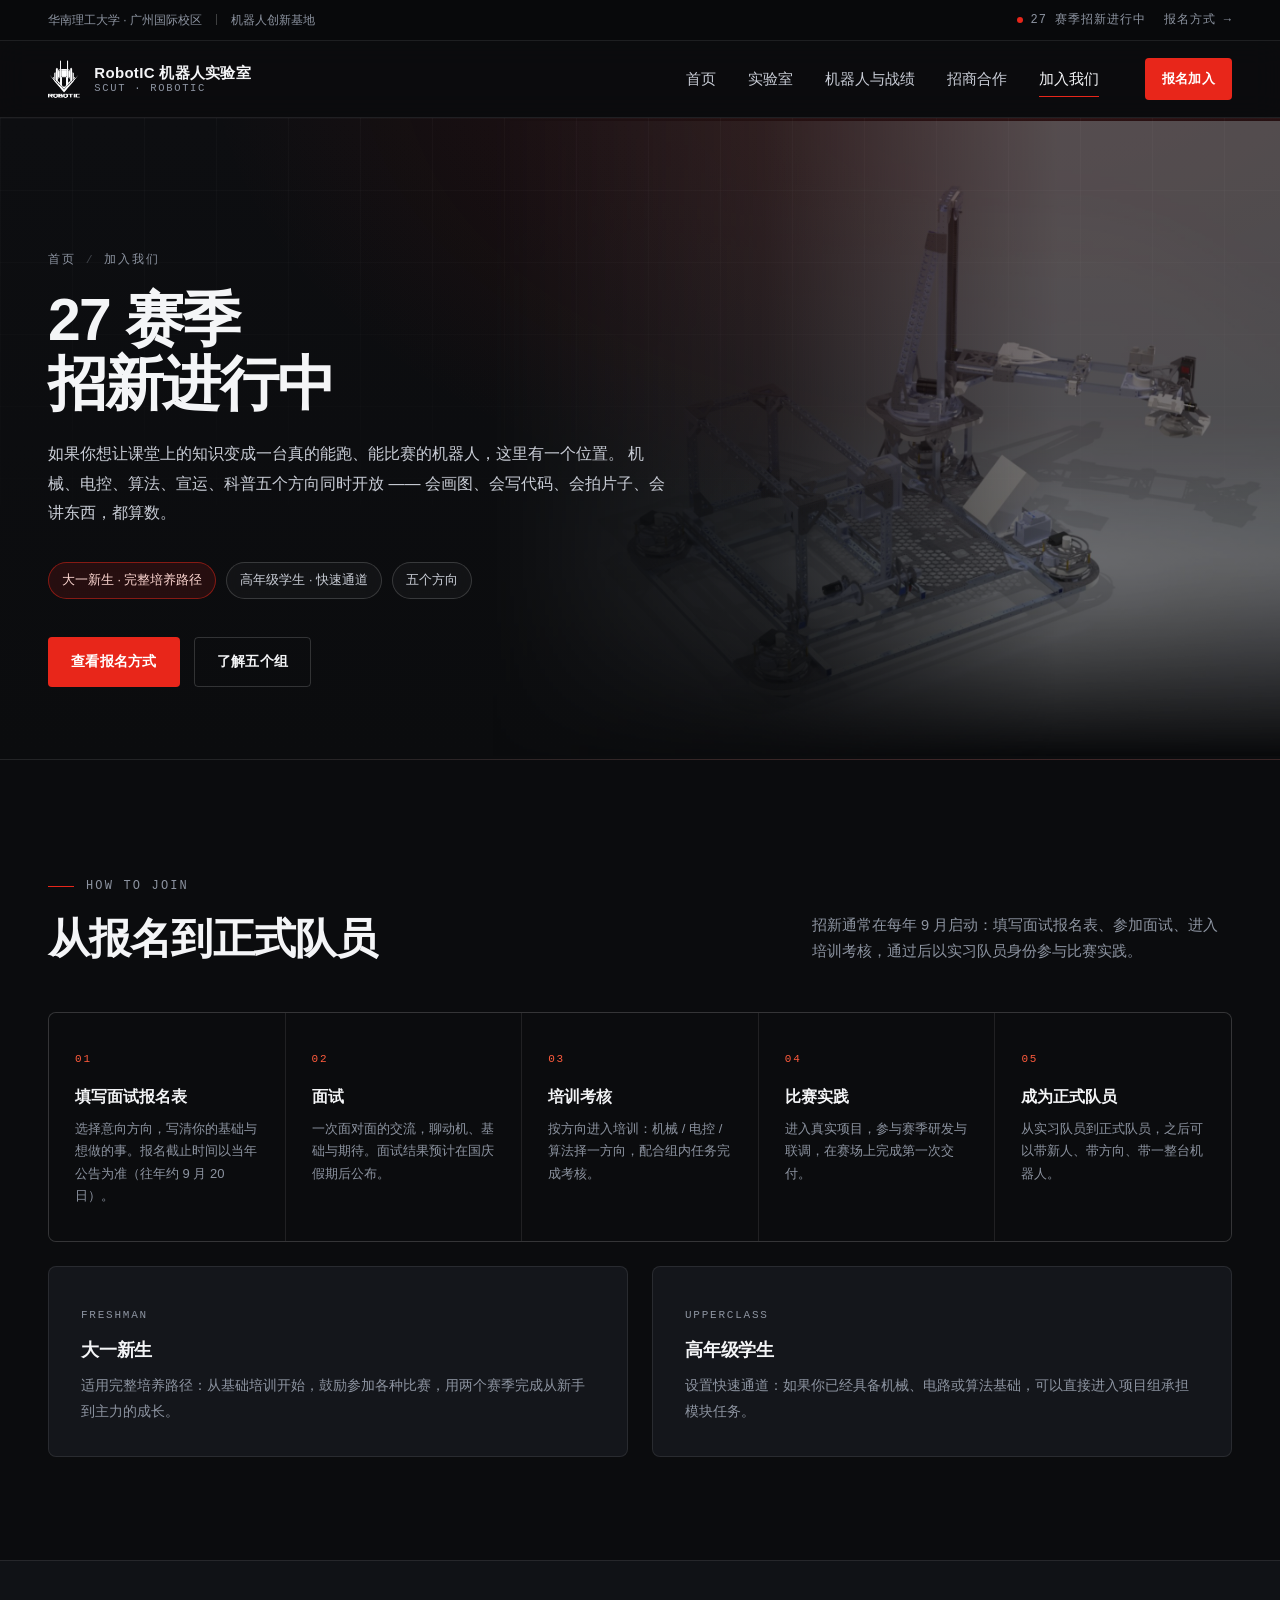
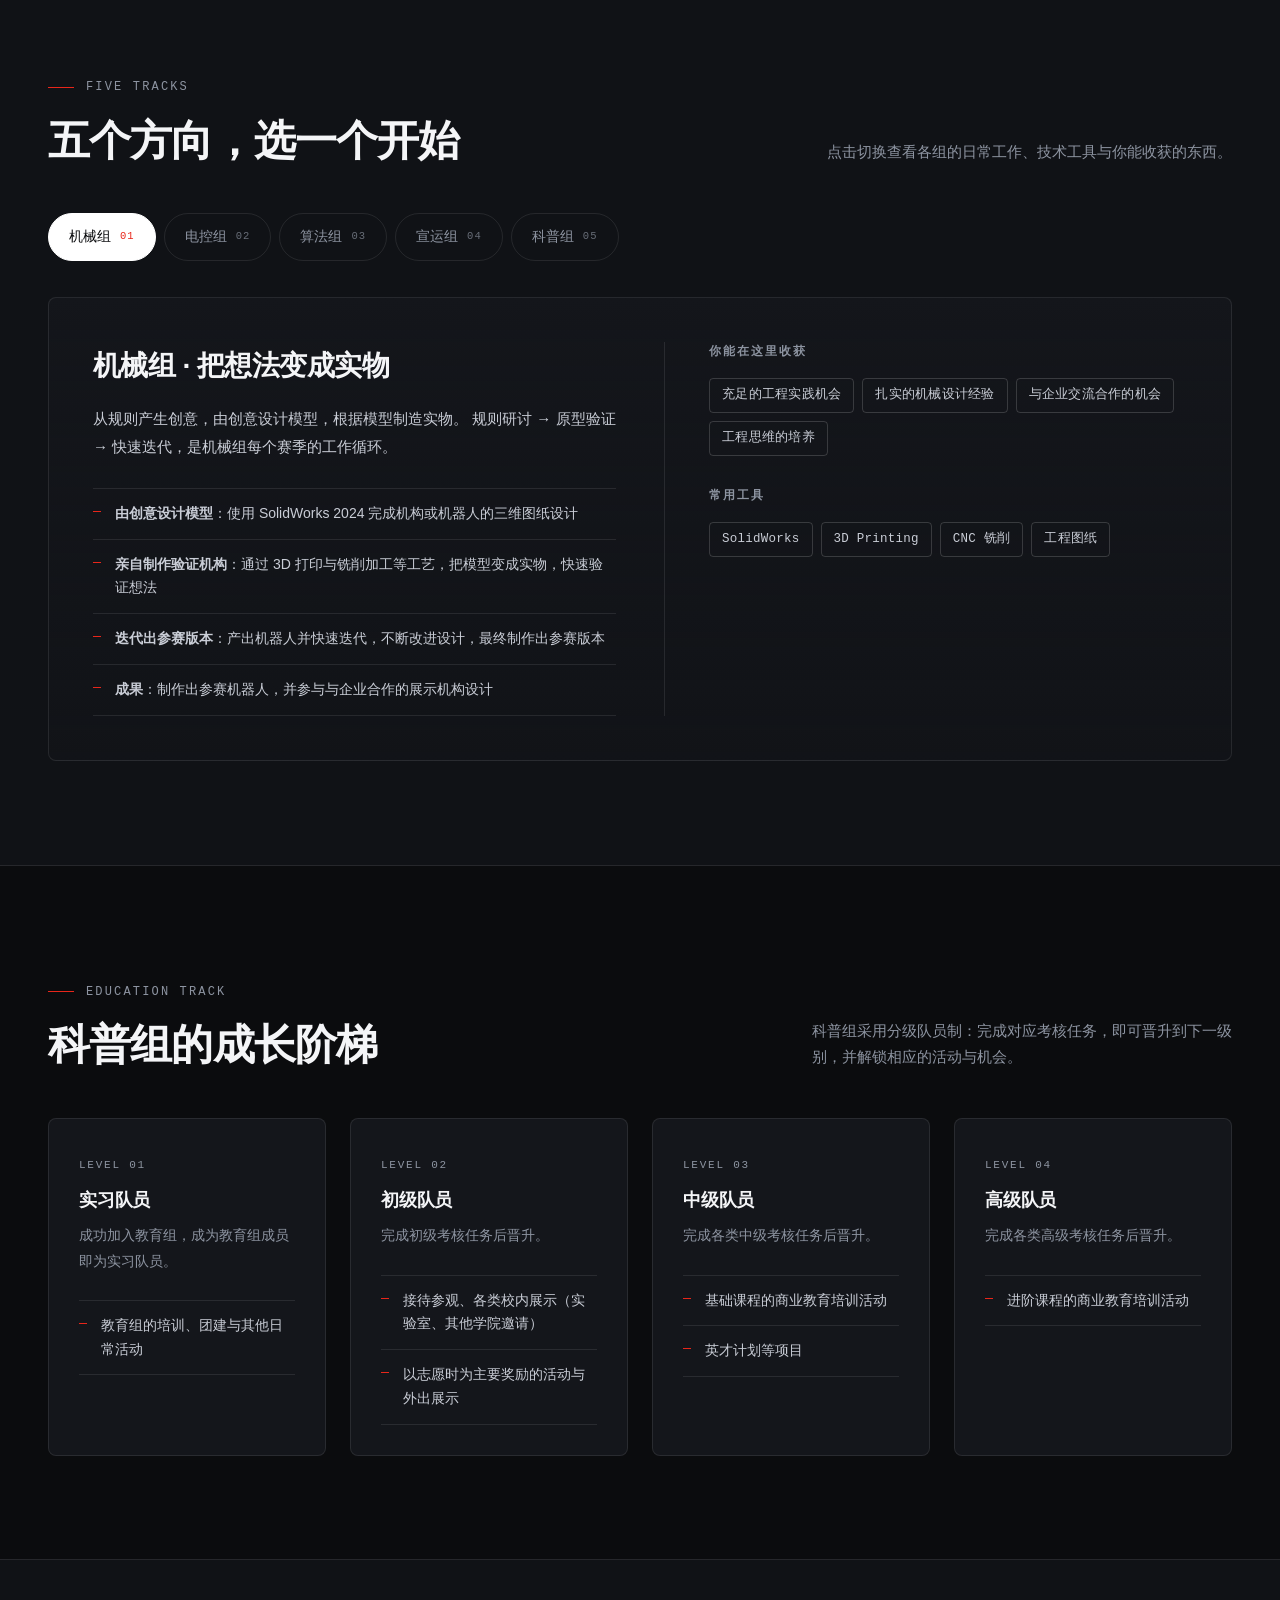
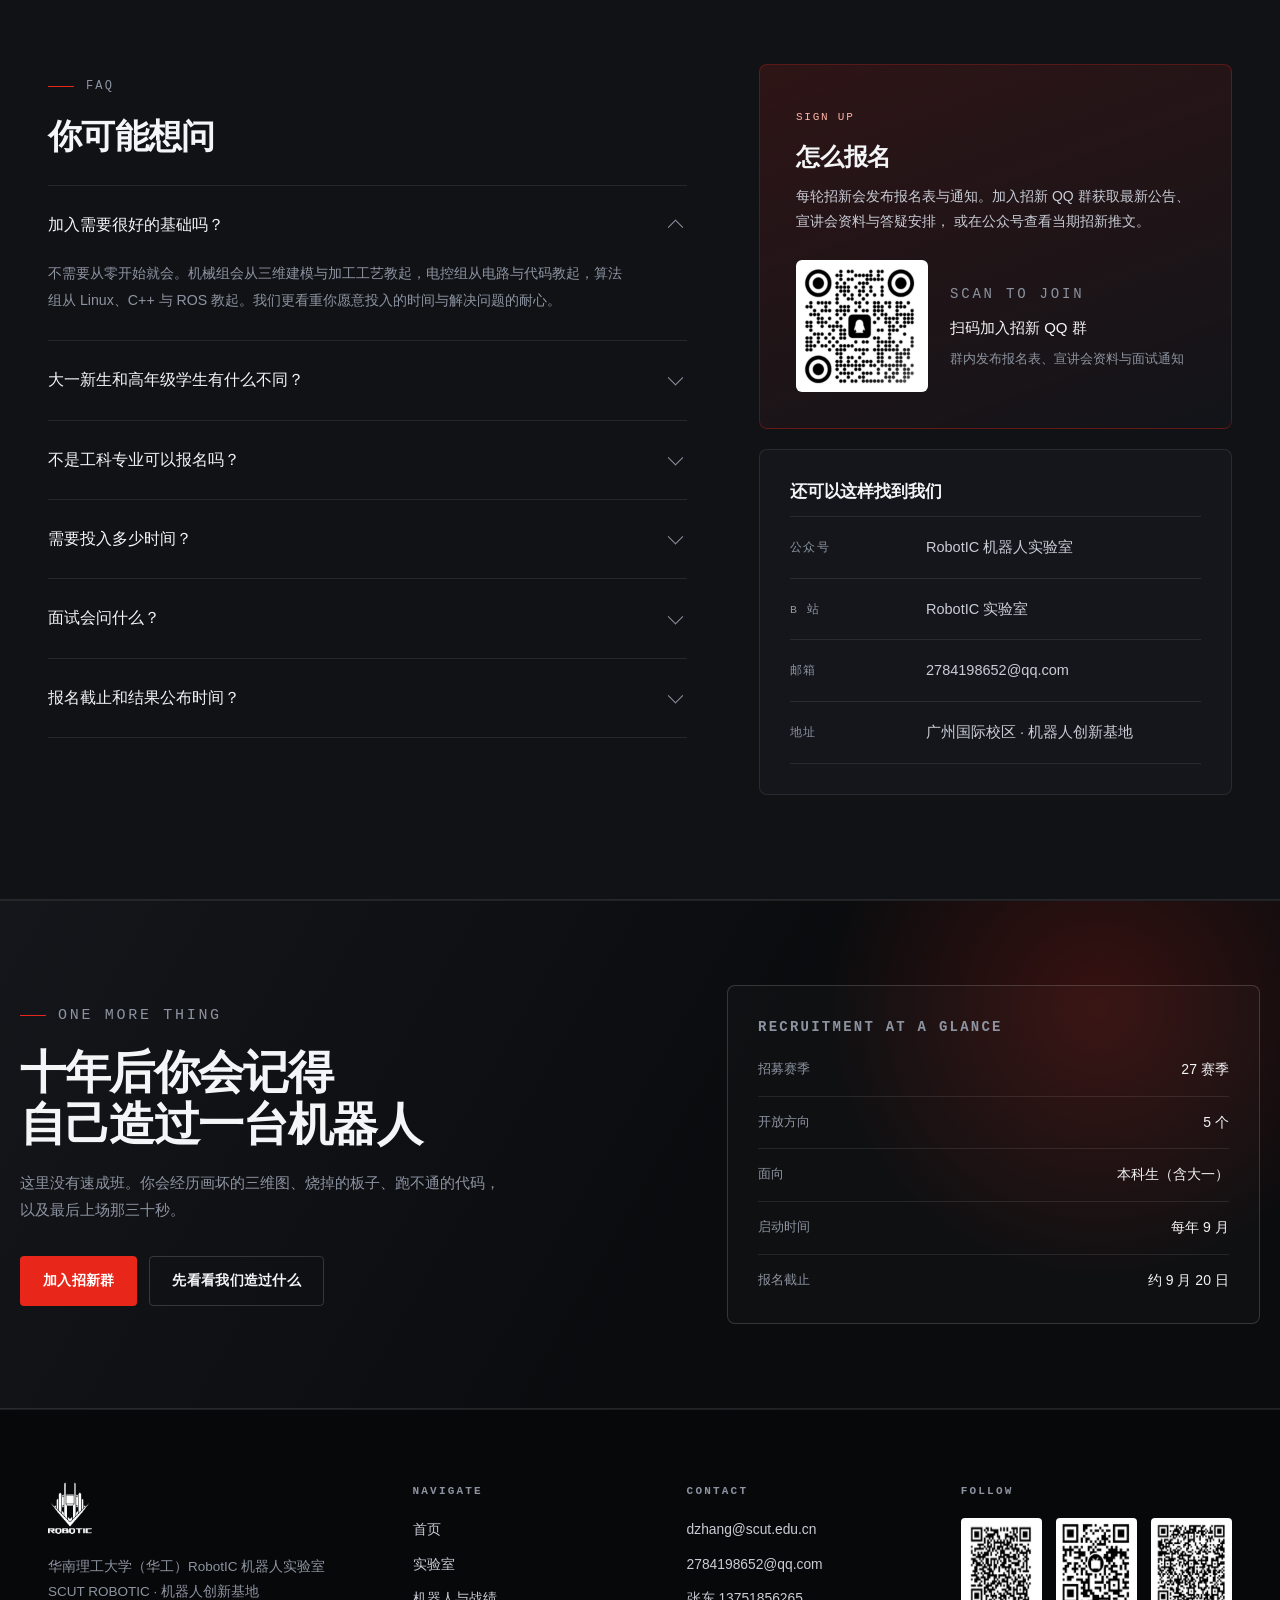
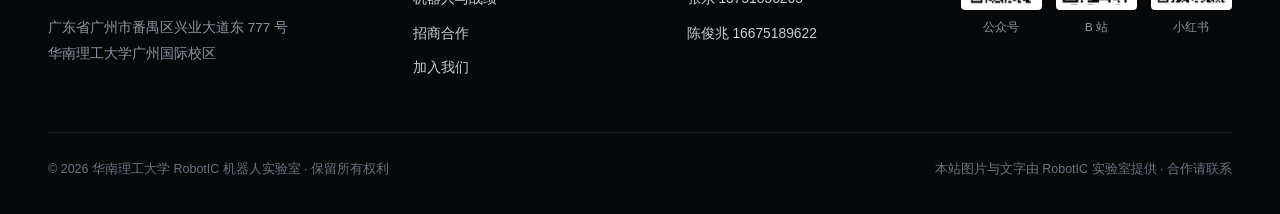
<file: join.html>
<!DOCTYPE html>
<html lang="zh-CN">
<head>
<meta charset="UTF-8">
<meta name="viewport" content="width=device-width, initial-scale=1">
<meta name="robots" content="index,follow,max-image-preview:large">
<title>加入我们 | 华南理工大学 RobotIC 机器人实验室</title>
<meta name="description" content="RobotIC 实验室 27 赛季招新：机械组、电控组、算法组、宣运组、科普组五个方向。大一新生有完整培养路径，高年级学生设有快速通道。">
<link rel="canonical" href="https://robot-ic.com/join.html">
<link rel="icon" type="image/png" href="assets/img/favicon.png">
<link rel="apple-touch-icon" href="assets/img/favicon.png">
<meta name="theme-color" content="#0b0c0e">
<meta property="og:type" content="website">
<meta property="og:site_name" content="华南理工大学 RobotIC 机器人实验室">
<meta property="og:title" content="加入我们 | RobotIC 机器人实验室">
<meta property="og:description" content="机械、电控、算法、宣运、科普五个方向同时开放，27 赛季招新进行中。">
<meta property="og:image" content="https://robot-ic.com/assets/img/og-cover.jpg">
<meta property="og:url" content="https://robot-ic.com/join.html">
<meta name="twitter:card" content="summary_large_image">
<script type="application/ld+json">
{
  "@context": "https://schema.org",
  "@type": "WebPage",
  "@id": "https://robot-ic.com/join.html#webpage",
  "url": "https://robot-ic.com/join.html",
  "name": "加入我们 | 华南理工大学 RobotIC 机器人实验室",
  "description": "RobotIC 实验室 27 赛季招新：机械组、电控组、算法组、宣运组、科普组五个方向。大一新生有完整培养路径，高年级学生设有快速通道。",
  "inLanguage": "zh-CN",
  "isPartOf": {
    "@id": "https://robot-ic.com/#website"
  },
  "about": {
    "@id": "https://robot-ic.com/#organization"
  },
  "breadcrumb": {
    "@type": "BreadcrumbList",
    "itemListElement": [
      {
        "@type": "ListItem",
        "position": 1,
        "name": "首页",
        "item": "https://robot-ic.com/"
      },
      {
        "@type": "ListItem",
        "position": 2,
        "name": "加入我们",
        "item": "https://robot-ic.com/join.html"
      }
    ]
  }
}
</script>
<link rel="stylesheet" href="assets/css/style.css">
</head>
<body>

<div class="topbar">
  <div class="container topbar__inner">
    <div class="topbar__brand">
      <span>华南理工大学 · 广州国际校区</span>
      <span class="topbar__sep"></span>
      <span>机器人创新基地</span>
    </div>
    <div class="topbar__meta">
      <span><i class="dot-live"></i>27 赛季招新进行中</span>
      <a href="#signup">报名方式 →</a>
    </div>
  </div>
</div>

<header class="site-header">
  <div class="container nav">
    <a class="brand" href="index.html">
      <img src="assets/img/logo-robotic-white.png" alt="RobotIC 队徽">
      <span class="brand__text"><strong>RobotIC 机器人实验室</strong><span>SCUT · ROBOTIC</span></span>
    </a>
    <ul class="nav__links">
      <li><a href="index.html">首页</a></li>
      <li><a href="lab.html">实验室</a></li>
      <li><a href="robots.html">机器人与战绩</a></li>
      <li><a href="sponsor.html">招商合作</a></li>
      <li><a href="join.html" aria-current="page">加入我们</a></li>
    </ul>
    <div class="nav__actions">
      <a class="btn btn--primary btn--sm" href="#signup">报名加入</a>
      <button class="nav__toggle" type="button" aria-label="展开导航" aria-expanded="false"><span></span></button>
    </div>
  </div>
</header>

<main>

<section class="page-hero page-hero--media">
  <div class="page-hero__grid" aria-hidden="true"></div>
  <div class="container">
    <div class="page-hero__inner">
      <nav class="crumb" aria-label="面包屑"><a href="index.html">首页</a><span>/</span>加入我们</nav>
      <h1>27 赛季<br>招新进行中</h1>
      <p>
        如果你想让课堂上的知识变成一台真的能跑、能比赛的机器人，这里有一个位置。
        机械、电控、算法、宣运、科普五个方向同时开放 —— 会画图、会写代码、会拍片子、会讲东西，都算数。
      </p>
      <div class="hero__chips">
        <span class="chip chip--red">大一新生 · 完整培养路径</span>
        <span class="chip">高年级学生 · 快速通道</span>
        <span class="chip">五个方向</span>
      </div>
      <div class="hero__actions">
        <a class="btn btn--primary" href="#signup">查看报名方式</a>
        <a class="btn btn--ghost" href="#groups">了解五个组</a>
      </div>
    </div>
  </div>
</section>

<section class="section">
  <div class="container">
    <div class="section-head">
      <div>
        <p class="section-head__label">How to join</p>
        <h2>从报名到正式队员</h2>
      </div>
      <p class="section-head__note">
        招新通常在每年 9 月启动：填写面试报名表、参加面试、进入培训考核，通过后以实习队员身份参与比赛实践。
      </p>
    </div>

    <div class="steps">
      <div class="step">
        <h3>填写面试报名表</h3>
        <p>选择意向方向，写清你的基础与想做的事。报名截止时间以当年公告为准（往年约 9 月 20 日）。</p>
      </div>
      <div class="step">
        <h3>面试</h3>
        <p>一次面对面的交流，聊动机、基础与期待。面试结果预计在国庆假期后公布。</p>
      </div>
      <div class="step">
        <h3>培训考核</h3>
        <p>按方向进入培训：机械 / 电控 / 算法择一方向，配合组内任务完成考核。</p>
      </div>
      <div class="step">
        <h3>比赛实践</h3>
        <p>进入真实项目，参与赛季研发与联调，在赛场上完成第一次交付。</p>
      </div>
      <div class="step">
        <h3>成为正式队员</h3>
        <p>从实习队员到正式队员，之后可以带新人、带方向、带一整台机器人。</p>
      </div>
    </div>

    <div class="grid grid--2" style="margin-top:24px">
      <div class="card card--flat" data-reveal>
        <span class="card__num">FRESHMAN</span>
        <h3 style="margin-top:12px">大一新生</h3>
        <p>适用完整培养路径：从基础培训开始，鼓励参加各种比赛，用两个赛季完成从新手到主力的成长。</p>
      </div>
      <div class="card card--flat" data-reveal data-reveal-delay="80">
        <span class="card__num">UPPERCLASS</span>
        <h3 style="margin-top:12px">高年级学生</h3>
        <p>设置快速通道：如果你已经具备机械、电路或算法基础，可以直接进入项目组承担模块任务。</p>
      </div>
    </div>
  </div>
</section>

<section class="section section--alt" id="groups">
  <div class="container">
    <div class="section-head">
      <div>
        <p class="section-head__label">Five tracks</p>
        <h2>五个方向，选一个开始</h2>
      </div>
      <p class="section-head__note">点击切换查看各组的日常工作、技术工具与你能收获的东西。</p>
    </div>

    <div class="tabs" role="tablist" data-tabs>
      <button class="tab" role="tab" type="button" data-tab="mech">机械组 <span>01</span></button>
      <button class="tab" role="tab" type="button" data-tab="elec">电控组 <span>02</span></button>
      <button class="tab" role="tab" type="button" data-tab="algo">算法组 <span>03</span></button>
      <button class="tab" role="tab" type="button" data-tab="media">宣运组 <span>04</span></button>
      <button class="tab" role="tab" type="button" data-tab="edu">科普组 <span>05</span></button>
    </div>

    <div class="panel" data-panel="mech" role="tabpanel">
      <div>
        <h3>机械组 · 把想法变成实物</h3>
        <p class="lede">
          从规则产生创意，由创意设计模型，根据模型制造实物。
          规则研讨 → 原型验证 → 快速迭代，是机械组每个赛季的工作循环。
        </p>
        <ul class="panel__list">
          <li><b>由创意设计模型</b>：使用 SolidWorks 2024 完成机构或机器人的三维图纸设计</li>
          <li><b>亲自制作验证机构</b>：通过 3D 打印与铣削加工等工艺，把模型变成实物，快速验证想法</li>
          <li><b>迭代出参赛版本</b>：产出机器人并快速迭代，不断改进设计，最终制作出参赛版本</li>
          <li><b>成果</b>：制作出参赛机器人，并参与与企业合作的展示机构设计</li>
        </ul>
      </div>
      <div class="panel__aside">
        <h4>你能在这里收获</h4>
        <div class="stack">
          <span>充足的工程实践机会</span><span>扎实的机械设计经验</span>
          <span>与企业交流合作的机会</span><span>工程思维的培养</span>
        </div>
        <h4 style="margin-top:30px">常用工具</h4>
        <div class="stack">
          <span>SolidWorks</span><span>3D Printing</span><span>CNC 铣削</span><span>工程图纸</span>
        </div>
      </div>
    </div>

    <div class="panel" data-panel="elec" role="tabpanel" hidden>
      <div>
        <h3>电控组 · 让机构听话</h3>
        <p class="lede">
          电控组处在机械与算法之间：向下协调机械的车体电路设计，向上衔接算法的上位机指令。
          组内分硬件与软件两条线。
        </p>
        <ul class="panel__list">
          <li><b>硬件</b>：选型、思考与设计电路；绘制并焊接板载电路；掌握 EDA 与仪器使用方法</li>
          <li><b>硬件</b>：协调机械设计车体电路、搭建车体电路系统，需要临场应变与空间想象</li>
          <li><b>软件</b>：传感器数据收集处理、电机驱动和机构控制</li>
          <li><b>软件</b>：系统架构分析搭建、整车功能的运动调试</li>
        </ul>
      </div>
      <div class="panel__aside">
        <h4>你能在这里收获</h4>
        <div class="stack">
          <span>课内：巩固内化课程知识</span><span>课内：平推实践课程</span>
          <span>课外：万物皆可 DIY</span><span>课外：未来职业的尝试与铺垫</span>
          <span>集体：小组中重要程度高</span><span>个人：拆解复杂问题</span>
        </div>
        <h4 style="margin-top:30px">常用工具</h4>
        <div class="stack">
          <span>EDA / Altium</span><span>STM32</span><span>CAN 总线</span><span>示波器</span><span>电烙铁</span>
        </div>
      </div>
    </div>

    <div class="panel" data-panel="algo" role="tabpanel" hidden>
      <div>
        <h3>算法组 · 给机器人一个大脑</h3>
        <p class="lede">
          感知、决策、行动：用激光雷达与计算机视觉感知场地，用状态机与强化学习判断下一步，
          再把决策变成电机的运动。
        </p>
        <ul class="panel__list">
          <li><b>LiDAR &amp; SLAM</b>：激光雷达扫描环境获取空间信息；一边运动一边建图，同时估计自己在地图中的位置 ——「机器人一边走，一边给自己画地图」</li>
          <li><b>OpenCV &amp; YOLO</b>：传统视觉基于 OpenCV 与深度相机，通过颜色、几何、深度等特征提取目标，响应快、计算量小；深度视觉采用 YOLO 等卷积神经网络，泛化能力强</li>
          <li><b>强化学习</b>：尝试 → 反馈 → 调整 → 再尝试，做得好有奖励，做不好有惩罚，让机器自己找到解决方法</li>
          <li><b>决策与上下位机通信</b>：感知环境 → 算法决策 → 上位机发送指令 → 下位机执行 → 机器人行动</li>
          <li><b>网络与软件基础设施</b>：维护实验室网络，提供 Gitea / NAS 等高速内网服务</li>
        </ul>
      </div>
      <div class="panel__aside">
        <h4>你能在这里收获</h4>
        <div class="stack">
          <span>技术：C++</span><span>Python</span><span>ROS / ROS2</span><span>Git</span><span>Linux</span>
          <span>项目：SLAM</span><span>YOLO</span><span>强化学习</span><span>机器人系统开发</span>
          <span>方法论：系统调试</span><span>数据分析</span><span>Debug</span>
        </div>
        <h4 style="margin-top:30px">成果示例</h4>
        <div class="stack">
          <span>26 赛季 R1 / R2 上位机代码仓库</span><span>WAIC 四足机器人</span><span>企业新产品测试</span>
        </div>
      </div>
    </div>

    <div class="panel" data-panel="media" role="tabpanel" hidden>
      <div>
        <h3>宣运组 · 记录与表达</h3>
        <p class="lede">
          宣运组负责记录实验室与赛场上的每一个瞬间：摄影摄像、视频剪辑、视觉设计、公众号运营、赛事宣传。
          如果你喜欢摄影、设计、视频、文字或新媒体，这里同样有属于你的赛场。
        </p>
        <ul class="panel__list">
          <li><b>记录</b>：摄影摄像、赛事跟拍，记录机器人研发和团队日常</li>
          <li><b>表达</b>：把素材整理成视频、文章、海报和其他视觉内容</li>
          <li><b>运营</b>：负责公众号、B 站等平台的内容策划、制作与发布</li>
          <li><b>内容方向</b>：赛事记录（赛场回顾、比赛混剪）、技术分享（教程、调试与经验）、团队日常（备赛与实验室记录）</li>
        </ul>
      </div>
      <div class="panel__aside">
        <h4>你能在这里收获</h4>
        <div class="stack">
          <span>内容创作与运营</span><span>良好的技术氛围</span><span>项目实践</span>
        </div>
        <h4 style="margin-top:30px">我们会用到的</h4>
        <div class="stack">
          <span>摄影 / 摄像</span><span>剪辑</span><span>平面与海报设计</span><span>公众号排版</span><span>B 站 / 小红书</span>
        </div>
      </div>
    </div>

    <div class="panel" data-panel="edu" role="tabpanel" hidden>
      <div>
        <h3>科普组 · 以教促学</h3>
        <p class="lede">
          科普组做的是「横向发展的探索与延伸」：在技术之外，把机器人讲给更多人听，
          也让队员在讲解中真正理解自己做过的东西。
        </p>
        <ul class="panel__list">
          <li><b>资源共享</b>：技术支持、实践耗材、项目经验</li>
          <li><b>跨向合作</b>：结识不同方向的同学，共同参与竞赛、专利与论文项目</li>
          <li><b>对外交流</b>：校区展示、外出宣讲</li>
          <li><b>培训</b>：面试通过后成为实习生队员，培训包含「机械 / 电控 / 算法择一方向参与培训」与「科普相关基础知识与语言表达考核」两部分</li>
        </ul>
      </div>
      <div class="panel__aside">
        <h4>比较优势</h4>
        <div class="stack">
          <span>平台与跳板：实验室技术支持与实物操作资源</span>
          <span>实操属性而非社交属性</span>
          <span>丰厚的志愿时奖励 + 补助</span>
        </div>
        <h4 style="margin-top:30px">四级队员体系</h4>
        <div class="stack">
          <span>实习队员</span><span>初级队员</span><span>中级队员</span><span>高级队员</span>
        </div>
      </div>
    </div>
  </div>
</section>

<section class="section">
  <div class="container">
    <div class="section-head">
      <div>
        <p class="section-head__label">Education track</p>
        <h2>科普组的成长阶梯</h2>
      </div>
      <p class="section-head__note">
        科普组采用分级队员制：完成对应考核任务，即可晋升到下一级别，并解锁相应的活动与机会。
      </p>
    </div>

    <div class="grid grid--4">
      <div class="card" data-reveal style="padding:30px">
        <span class="card__num">LEVEL 01</span>
        <h3 style="margin-top:12px">实习队员</h3>
        <p>成功加入教育组，成为教育组成员即为实习队员。</p>
        <ul class="panel__list">
          <li>教育组的培训、团建与其他日常活动</li>
        </ul>
      </div>
      <div class="card" data-reveal data-reveal-delay="70" style="padding:30px">
        <span class="card__num">LEVEL 02</span>
        <h3 style="margin-top:12px">初级队员</h3>
        <p>完成初级考核任务后晋升。</p>
        <ul class="panel__list">
          <li>接待参观、各类校内展示（实验室、其他学院邀请）</li>
          <li>以志愿时为主要奖励的活动与外出展示</li>
        </ul>
      </div>
      <div class="card" data-reveal data-reveal-delay="140" style="padding:30px">
        <span class="card__num">LEVEL 03</span>
        <h3 style="margin-top:12px">中级队员</h3>
        <p>完成各类中级考核任务后晋升。</p>
        <ul class="panel__list">
          <li>基础课程的商业教育培训活动</li>
          <li>英才计划等项目</li>
        </ul>
      </div>
      <div class="card" data-reveal data-reveal-delay="210" style="padding:30px">
        <span class="card__num">LEVEL 04</span>
        <h3 style="margin-top:12px">高级队员</h3>
        <p>完成各类高级考核任务后晋升。</p>
        <ul class="panel__list">
          <li>进阶课程的商业教育培训活动</li>
        </ul>
      </div>
    </div>
  </div>
</section>

<section class="section section--alt">
  <div class="container">
    <div class="about-grid">
      <div>
        <p class="section-head__label">FAQ</p>
        <h2 style="margin:0 0 28px;font-size:clamp(24px,2.8vw,34px);line-height:1.25;letter-spacing:-.02em">你可能想问</h2>
        <div class="faq" data-reveal>
          <details open>
            <summary>加入需要很好的基础吗？</summary>
            <p>不需要从零开始就会。机械组会从三维建模与加工工艺教起，电控组从电路与代码教起，算法组从 Linux、C++ 与 ROS 教起。我们更看重你愿意投入的时间与解决问题的耐心。</p>
          </details>
          <details>
            <summary>大一新生和高年级学生有什么不同？</summary>
            <p>大一新生适用完整培养路径，鼓励参加各种比赛；高年级学生设置快速通道，已有基础的同学可以直接进入项目组承担模块任务。</p>
          </details>
          <details>
            <summary>不是工科专业可以报名吗？</summary>
            <p>可以。机械、电控、算法方向需要一定的工科基础，但宣运组与科普组不限专业 —— 会拍、会写、会设计、会讲，同样是战队需要的能力。</p>
          </details>
          <details>
            <summary>需要投入多少时间？</summary>
            <p>备赛期以周为单位推进，晚间与周末是常态；比赛前一个月强度会明显上升。请预留出能够稳定投入的时间，这是我们对队员最基本的要求。</p>
          </details>
          <details>
            <summary>面试会问什么？</summary>
            <p>主要了解你的动机、已有的动手或项目经历，以及你希望在实验室获得什么。没有标准答案，诚实表达就好。</p>
          </details>
          <details>
            <summary>报名截止和结果公布时间？</summary>
            <p>招新通常在每年 9 月启动，报名截止时间约在 9 月 20 日，面试结果预计在国庆假期后公布。具体日期以当年的招新公告与 QQ 群通知为准。</p>
          </details>
        </div>
      </div>
      <div id="signup" data-reveal data-reveal-delay="120">
        <div class="card" style="padding:36px;background:linear-gradient(160deg,rgba(232,38,26,.14),rgba(20,22,27,.6));border-color:rgba(232,38,26,.3)">
          <span class="card__num" style="color:#ffb4a8">SIGN UP</span>
          <h3 style="margin-top:12px;font-size:24px">怎么报名</h3>
          <p style="color:var(--ink-2)">
            每轮招新会发布报名表与通知。加入招新 QQ 群获取最新公告、宣讲会资料与答疑安排，
            或在公众号查看当期招新推文。
          </p>
          <div style="display:flex;align-items:center;gap:22px;margin-top:26px;flex-wrap:wrap">
            <img src="assets/img/qr/qq.png" alt="RobotIC 招新 QQ 群二维码" style="width:132px;height:132px;background:#fff;padding:6px;border-radius:6px">
            <div>
              <p class="mono-label" style="margin:0 0 6px">Scan to join</p>
              <p style="margin:0;font-size:15px;color:var(--ink)">扫码加入招新 QQ 群</p>
              <p style="margin:6px 0 0;font-size:13px;color:var(--muted)">群内发布报名表、宣讲会资料与面试通知</p>
            </div>
          </div>
        </div>
        <div class="card" style="margin-top:20px;padding:30px">
          <h3 style="margin:0 0 12px;font-size:17px">还可以这样找到我们</h3>
          <ul class="fact-list">
            <li><span>公众号</span><b>RobotIC 机器人实验室</b></li>
            <li><span>B 站</span><b>RobotIC 实验室</b></li>
            <li><span>邮箱</span><b><a href="mailto:2784198652@qq.com">2784198652@qq.com</a></b></li>
            <li><span>地址</span><b>广州国际校区 · 机器人创新基地</b></li>
          </ul>
        </div>
      </div>
    </div>
  </div>
</section>

<section class="cta">
  <div class="container cta__inner">
    <div data-reveal>
      <p class="section-head__label">One more thing</p>
      <h2>十年后你会记得<br>自己造过一台机器人</h2>
      <p>这里没有速成班。你会经历画坏的三维图、烧掉的板子、跑不通的代码，以及最后上场那三十秒。</p>
      <div class="cta__actions">
        <a class="btn btn--primary" href="#signup">加入招新群</a>
        <a class="btn btn--ghost" href="robots.html">先看看我们造过什么</a>
      </div>
    </div>
    <div class="cta__card" data-reveal data-reveal-delay="120">
      <h3>Recruitment at a glance</h3>
      <dl>
        <div><dt>招募赛季</dt><dd>27 赛季</dd></div>
        <div><dt>开放方向</dt><dd>5 个</dd></div>
        <div><dt>面向</dt><dd>本科生（含大一）</dd></div>
        <div><dt>启动时间</dt><dd>每年 9 月</dd></div>
        <div><dt>报名截止</dt><dd>约 9 月 20 日</dd></div>
      </dl>
    </div>
  </div>
</section>

</main>

<footer class="footer">
  <div class="container">
    <div class="footer__grid">
      <div class="footer__brand">
        <img src="assets/img/logo-robotic-white.png" alt="RobotIC 队徽">
        <p>华南理工大学（华工）RobotIC 机器人实验室<br>SCUT ROBOTIC · 机器人创新基地</p>
        <p>广东省广州市番禺区兴业大道东 777 号<br>华南理工大学广州国际校区</p>
      </div>
      <div>
        <h4>Navigate</h4>
        <ul>
          <li><a href="index.html">首页</a></li>
          <li><a href="lab.html">实验室</a></li>
          <li><a href="robots.html">机器人与战绩</a></li>
              <li><a href="sponsor.html">招商合作</a></li>
          <li><a href="join.html">加入我们</a></li>
        </ul>
      </div>
      <div>
        <h4>Contact</h4>
        <ul>
          <li><a href="mailto:dzhang@scut.edu.cn">dzhang@scut.edu.cn</a></li>
          <li><a href="mailto:2784198652@qq.com">2784198652@qq.com</a></li>
          <li>张东 13751856265</li>
          <li>陈俊兆 16675189622</li>
        </ul>
      </div>
      <div>
        <h4>Follow</h4>
        <div class="footer__qr">
          <figure><img src="assets/img/qr/wechat.png" alt="微信公众号二维码" loading="lazy"><figcaption>公众号</figcaption></figure>
          <figure><img src="assets/img/qr/bilibili.png" alt="B 站二维码" loading="lazy"><figcaption>B 站</figcaption></figure>
          <figure><img src="assets/img/qr/rednote.png" alt="小红书二维码" loading="lazy"><figcaption>小红书</figcaption></figure>
        </div>
      </div>
    </div>
    <div class="footer__bottom">
      <span>© <span data-year>2026</span> 华南理工大学 RobotIC 机器人实验室 · 保留所有权利</span>
      <span>本站图片与文字由 RobotIC 实验室提供 · <a href="sponsor.html">合作请联系</a></span>
    </div>
  </div>
</footer>

<script src="assets/js/main.js"></script>
</body>
</html>
</file>
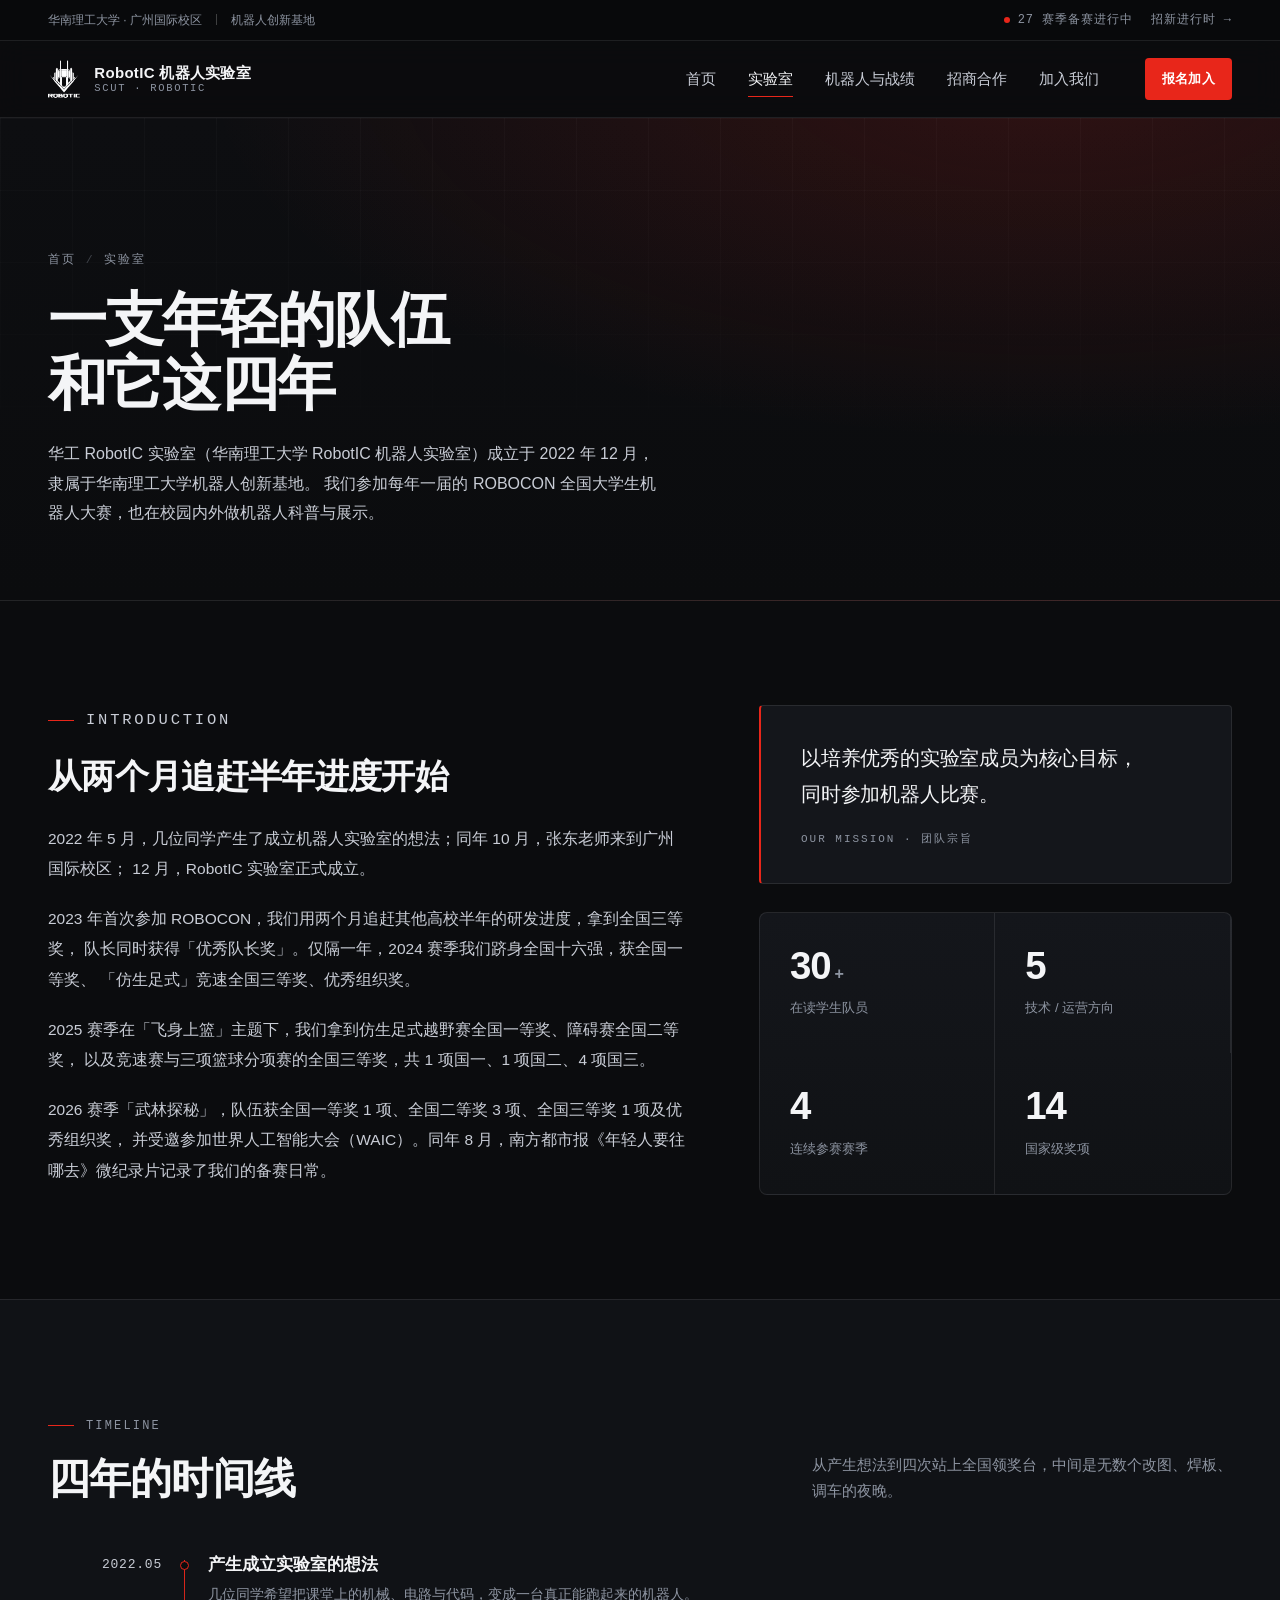
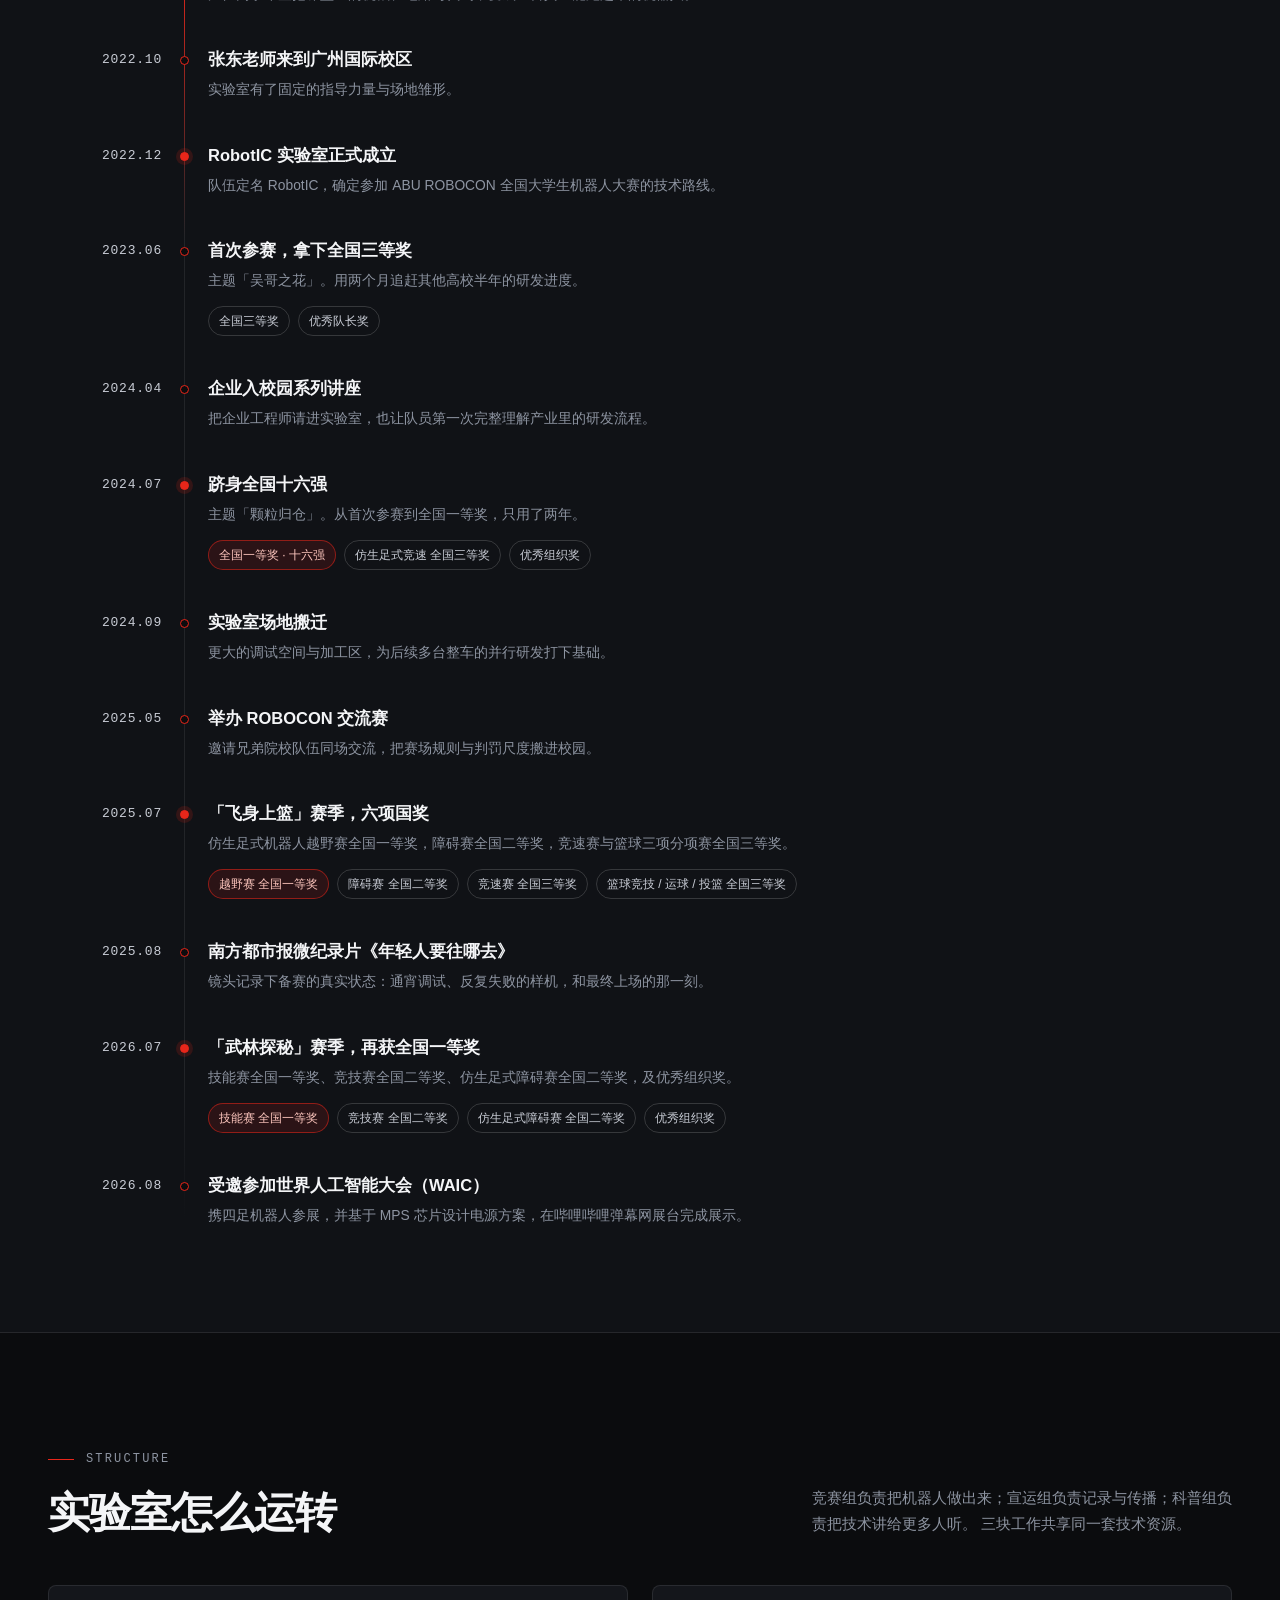
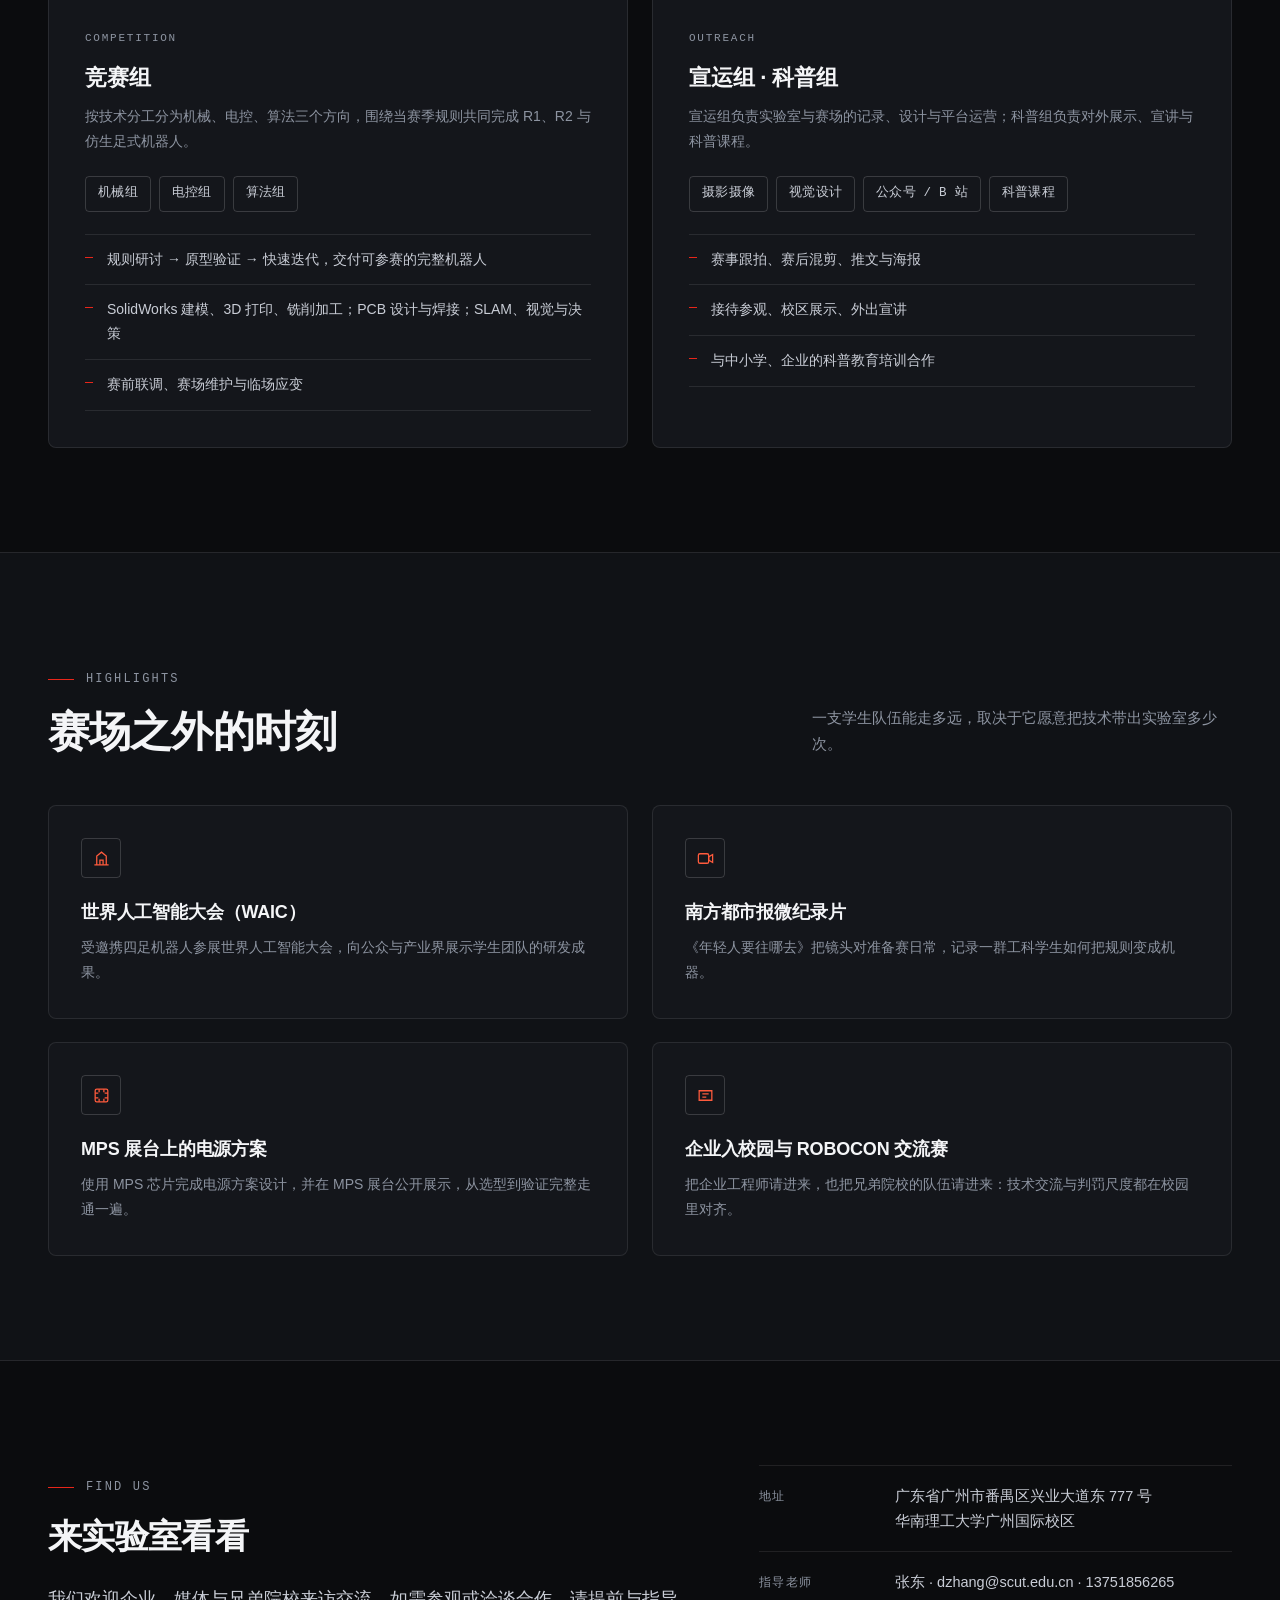
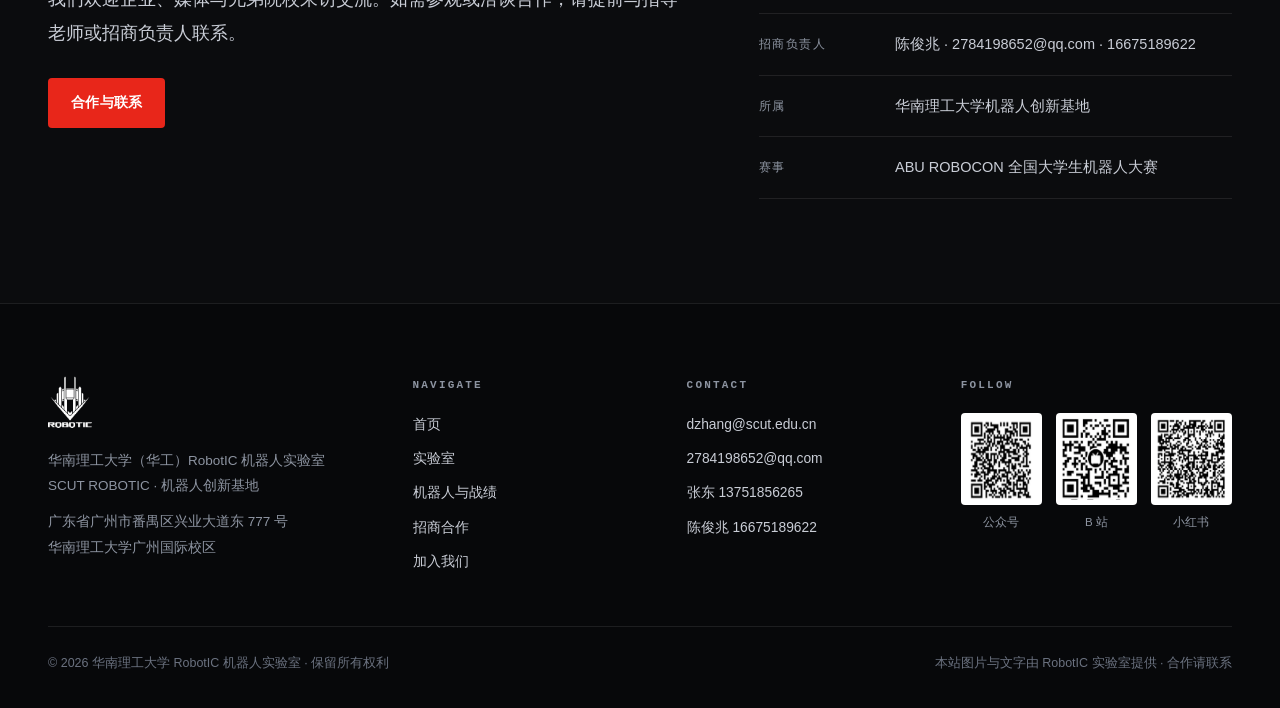
<file: lab.html>
<!DOCTYPE html>
<html lang="zh-CN">
<head>
<meta charset="UTF-8">
<meta name="viewport" content="width=device-width, initial-scale=1">
<meta name="robots" content="index,follow,max-image-preview:large">
<title>实验室 | 华南理工大学 RobotIC 机器人实验室</title>
<meta name="description" content="RobotIC 实验室成立于 2022 年 12 月，以培养优秀的实验室成员为核心目标。了解实验室的发展时间线、组织架构与高光时刻。">
<link rel="canonical" href="https://robot-ic.com/lab.html">
<link rel="icon" type="image/png" href="assets/img/favicon.png">
<link rel="apple-touch-icon" href="assets/img/favicon.png">
<meta name="theme-color" content="#0b0c0e">
<meta property="og:type" content="website">
<meta property="og:site_name" content="华南理工大学 RobotIC 机器人实验室">
<meta property="og:title" content="实验室 | RobotIC 机器人实验室">
<meta property="og:description" content="以培养优秀的实验室成员为核心目标，同时参加机器人比赛。">
<meta property="og:image" content="https://robot-ic.com/assets/img/og-cover.jpg">
<meta property="og:url" content="https://robot-ic.com/lab.html">
<meta name="twitter:card" content="summary_large_image">
<script type="application/ld+json">
{
  "@context": "https://schema.org",
  "@type": "WebPage",
  "@id": "https://robot-ic.com/lab.html#webpage",
  "url": "https://robot-ic.com/lab.html",
  "name": "实验室 | 华南理工大学 RobotIC 机器人实验室",
  "description": "RobotIC 实验室成立于 2022 年 12 月，以培养优秀的实验室成员为核心目标。了解实验室的发展时间线、组织架构与高光时刻。",
  "inLanguage": "zh-CN",
  "isPartOf": {
    "@id": "https://robot-ic.com/#website"
  },
  "about": {
    "@id": "https://robot-ic.com/#organization"
  },
  "breadcrumb": {
    "@type": "BreadcrumbList",
    "itemListElement": [
      {
        "@type": "ListItem",
        "position": 1,
        "name": "首页",
        "item": "https://robot-ic.com/"
      },
      {
        "@type": "ListItem",
        "position": 2,
        "name": "实验室",
        "item": "https://robot-ic.com/lab.html"
      }
    ]
  }
}
</script>
<link rel="stylesheet" href="assets/css/style.css">
</head>
<body>

<div class="topbar">
  <div class="container topbar__inner">
    <div class="topbar__brand">
      <span>华南理工大学 · 广州国际校区</span>
      <span class="topbar__sep"></span>
      <span>机器人创新基地</span>
    </div>
    <div class="topbar__meta">
      <span><i class="dot-live"></i>27 赛季备赛进行中</span>
      <a href="join.html">招新进行时 →</a>
    </div>
  </div>
</div>

<header class="site-header">
  <div class="container nav">
    <a class="brand" href="index.html">
      <img src="assets/img/logo-robotic-white.png" alt="RobotIC 队徽">
      <span class="brand__text"><strong>RobotIC 机器人实验室</strong><span>SCUT · ROBOTIC</span></span>
    </a>
    <ul class="nav__links">
      <li><a href="index.html">首页</a></li>
      <li><a href="lab.html" aria-current="page">实验室</a></li>
      <li><a href="robots.html">机器人与战绩</a></li>
      <li><a href="sponsor.html">招商合作</a></li>
      <li><a href="join.html">加入我们</a></li>
    </ul>
    <div class="nav__actions">
      <a class="btn btn--primary btn--sm" href="join.html">报名加入</a>
      <button class="nav__toggle" type="button" aria-label="展开导航" aria-expanded="false"><span></span></button>
    </div>
  </div>
</header>

<main>

<section class="page-hero">
  <div class="page-hero__grid" aria-hidden="true"></div>
  <div class="container">
    <div class="page-hero__inner">
      <nav class="crumb" aria-label="面包屑"><a href="index.html">首页</a><span>/</span>实验室</nav>
      <h1>一支年轻的队伍<br>和它这四年</h1>
      <p>
        华工 RobotIC 实验室（华南理工大学 RobotIC 机器人实验室）成立于 2022 年 12 月，隶属于华南理工大学机器人创新基地。
        我们参加每年一届的 ROBOCON 全国大学生机器人大赛，也在校园内外做机器人科普与展示。
      </p>
    </div>
  </div>
</section>

<section class="section">
  <div class="container">
    <div class="about-grid">
      <div class="about-copy" data-reveal>
        <p class="section-head__label">Introduction</p>
        <h2 style="margin:0 0 26px;font-size:clamp(24px,2.8vw,34px);line-height:1.25;letter-spacing:-.02em">
          从两个月追赶半年进度开始
        </h2>
        <p>
          2022 年 5 月，几位同学产生了成立机器人实验室的想法；同年 10 月，张东老师来到广州国际校区；
          12 月，RobotIC 实验室正式成立。
        </p>
        <p>
          2023 年首次参加 ROBOCON，我们用两个月追赶其他高校半年的研发进度，拿到全国三等奖，
          队长同时获得「优秀队长奖」。仅隔一年，2024 赛季我们跻身全国十六强，获全国一等奖、
          「仿生足式」竞速全国三等奖、优秀组织奖。
        </p>
        <p>
          2025 赛季在「飞身上篮」主题下，我们拿到仿生足式越野赛全国一等奖、障碍赛全国二等奖，
          以及竞速赛与三项篮球分项赛的全国三等奖，共 1 项国一、1 项国二、4 项国三。
        </p>
        <p>
          2026 赛季「武林探秘」，队伍获全国一等奖 1 项、全国二等奖 3 项、全国三等奖 1 项及优秀组织奖，
          并受邀参加世界人工智能大会（WAIC）。同年 8 月，南方都市报《年轻人要往哪去》微纪录片记录了我们的备赛日常。
        </p>
      </div>
      <div data-reveal data-reveal-delay="120">
        <blockquote class="quote">
          以培养优秀的实验室成员为核心目标，<br>同时参加机器人比赛。
          <small>Our Mission · 团队宗旨</small>
        </blockquote>
        <div class="stats" style="grid-template-columns:1fr 1fr;margin-top:28px">
          <div class="stats__item"><b>30<small>+</small></b><span>在读学生队员</span></div>
          <div class="stats__item"><b>5</b><span>技术 / 运营方向</span></div>
          <div class="stats__item"><b>4</b><span>连续参赛赛季</span></div>
          <div class="stats__item"><b>14</b><span>国家级奖项</span></div>
        </div>
      </div>
    </div>
  </div>
</section>

<section class="section section--alt">
  <div class="container">
    <div class="section-head">
      <div>
        <p class="section-head__label">Timeline</p>
        <h2>四年的时间线</h2>
      </div>
      <p class="section-head__note">从产生想法到四次站上全国领奖台，中间是无数个改图、焊板、调车的夜晚。</p>
    </div>

    <ul class="timeline">
      <li data-reveal>
        <div class="timeline__date">2022.05</div>
        <div class="timeline__body">
          <h3>产生成立实验室的想法</h3>
          <p>几位同学希望把课堂上的机械、电路与代码，变成一台真正能跑起来的机器人。</p>
        </div>
      </li>
      <li data-reveal>
        <div class="timeline__date">2022.10</div>
        <div class="timeline__body">
          <h3>张东老师来到广州国际校区</h3>
          <p>实验室有了固定的指导力量与场地雏形。</p>
        </div>
      </li>
      <li class="is-major" data-reveal>
        <div class="timeline__date">2022.12</div>
        <div class="timeline__body">
          <h3>RobotIC 实验室正式成立</h3>
          <p>队伍定名 RobotIC，确定参加 ABU ROBOCON 全国大学生机器人大赛的技术路线。</p>
        </div>
      </li>
      <li data-reveal>
        <div class="timeline__date">2023.06</div>
        <div class="timeline__body">
          <h3>首次参赛，拿下全国三等奖</h3>
          <p>主题「吴哥之花」。用两个月追赶其他高校半年的研发进度。</p>
          <div class="timeline__awards"><span>全国三等奖</span><span>优秀队长奖</span></div>
        </div>
      </li>
      <li data-reveal>
        <div class="timeline__date">2024.04</div>
        <div class="timeline__body">
          <h3>企业入校园系列讲座</h3>
          <p>把企业工程师请进实验室，也让队员第一次完整理解产业里的研发流程。</p>
        </div>
      </li>
      <li class="is-major" data-reveal>
        <div class="timeline__date">2024.07</div>
        <div class="timeline__body">
          <h3>跻身全国十六强</h3>
          <p>主题「颗粒归仓」。从首次参赛到全国一等奖，只用了两年。</p>
          <div class="timeline__awards"><span class="first">全国一等奖 · 十六强</span><span>仿生足式竞速 全国三等奖</span><span>优秀组织奖</span></div>
        </div>
      </li>
      <li data-reveal>
        <div class="timeline__date">2024.09</div>
        <div class="timeline__body">
          <h3>实验室场地搬迁</h3>
          <p>更大的调试空间与加工区，为后续多台整车的并行研发打下基础。</p>
        </div>
      </li>
      <li data-reveal>
        <div class="timeline__date">2025.05</div>
        <div class="timeline__body">
          <h3>举办 ROBOCON 交流赛</h3>
          <p>邀请兄弟院校队伍同场交流，把赛场规则与判罚尺度搬进校园。</p>
        </div>
      </li>
      <li class="is-major" data-reveal>
        <div class="timeline__date">2025.07</div>
        <div class="timeline__body">
          <h3>「飞身上篮」赛季，六项国奖</h3>
          <p>仿生足式机器人越野赛全国一等奖，障碍赛全国二等奖，竞速赛与篮球三项分项赛全国三等奖。</p>
          <div class="timeline__awards"><span class="first">越野赛 全国一等奖</span><span>障碍赛 全国二等奖</span><span>竞速赛 全国三等奖</span><span>篮球竞技 / 运球 / 投篮 全国三等奖</span></div>
        </div>
      </li>
      <li data-reveal>
        <div class="timeline__date">2025.08</div>
        <div class="timeline__body">
          <h3>南方都市报微纪录片《年轻人要往哪去》</h3>
          <p>镜头记录下备赛的真实状态：通宵调试、反复失败的样机，和最终上场的那一刻。</p>
        </div>
      </li>
      <li class="is-major" data-reveal>
        <div class="timeline__date">2026.07</div>
        <div class="timeline__body">
          <h3>「武林探秘」赛季，再获全国一等奖</h3>
          <p>技能赛全国一等奖、竞技赛全国二等奖、仿生足式障碍赛全国二等奖，及优秀组织奖。</p>
          <div class="timeline__awards"><span class="first">技能赛 全国一等奖</span><span>竞技赛 全国二等奖</span><span>仿生足式障碍赛 全国二等奖</span><span>优秀组织奖</span></div>
        </div>
      </li>
      <li data-reveal>
        <div class="timeline__date">2026.08</div>
        <div class="timeline__body">
          <h3>受邀参加世界人工智能大会（WAIC）</h3>
          <p>携四足机器人参展，并基于 MPS 芯片设计电源方案，在哔哩哔哩弹幕网展台完成展示。</p>
        </div>
      </li>
    </ul>
  </div>
</section>

<section class="section">
  <div class="container">
    <div class="section-head">
      <div>
        <p class="section-head__label">Structure</p>
        <h2>实验室怎么运转</h2>
      </div>
      <p class="section-head__note">
        竞赛组负责把机器人做出来；宣运组负责记录与传播；科普组负责把技术讲给更多人听。
        三块工作共享同一套技术资源。
      </p>
    </div>

    <div class="grid grid--2">
      <div class="card" data-reveal style="padding:36px">
        <span class="card__num">COMPETITION</span>
        <h3 style="margin-top:14px;font-size:22px">竞赛组</h3>
        <p>按技术分工分为机械、电控、算法三个方向，围绕当赛季规则共同完成 R1、R2 与仿生足式机器人。</p>
        <div class="stack" style="margin-top:22px">
          <span>机械组</span><span>电控组</span><span>算法组</span>
        </div>
        <ul class="panel__list" style="margin-top:22px">
          <li>规则研讨 → 原型验证 → 快速迭代，交付可参赛的完整机器人</li>
          <li>SolidWorks 建模、3D 打印、铣削加工；PCB 设计与焊接；SLAM、视觉与决策</li>
          <li>赛前联调、赛场维护与临场应变</li>
        </ul>
      </div>
      <div class="card" data-reveal data-reveal-delay="100" style="padding:36px">
        <span class="card__num">OUTREACH</span>
        <h3 style="margin-top:14px;font-size:22px">宣运组 · 科普组</h3>
        <p>宣运组负责实验室与赛场的记录、设计与平台运营；科普组负责对外展示、宣讲与科普课程。</p>
        <div class="stack" style="margin-top:22px">
          <span>摄影摄像</span><span>视觉设计</span><span>公众号 / B 站</span><span>科普课程</span>
        </div>
        <ul class="panel__list" style="margin-top:22px">
          <li>赛事跟拍、赛后混剪、推文与海报</li>
          <li>接待参观、校区展示、外出宣讲</li>
          <li>与中小学、企业的科普教育培训合作</li>
        </ul>
      </div>
    </div>
  </div>
</section>

<section class="section section--alt">
  <div class="container">
    <div class="section-head">
      <div>
        <p class="section-head__label">Highlights</p>
        <h2>赛场之外的时刻</h2>
      </div>
      <p class="section-head__note">一支学生队伍能走多远，取决于它愿意把技术带出实验室多少次。</p>
    </div>

    <div class="grid grid--2">
      <div class="card" data-reveal>
        <div class="card__icon"><svg viewBox="0 0 24 24" fill="none" stroke="currentColor" stroke-width="1.6"><path d="M3 20h18M6 20V9l6-5 6 5v11"/><path d="M10 20v-6h4v6"/></svg></div>
        <h3>世界人工智能大会（WAIC）</h3>
        <p>受邀携四足机器人参展世界人工智能大会，向公众与产业界展示学生团队的研发成果。</p>
      </div>
      <div class="card" data-reveal data-reveal-delay="80">
        <div class="card__icon"><svg viewBox="0 0 24 24" fill="none" stroke="currentColor" stroke-width="1.6"><rect x="3" y="6" width="13" height="12" rx="2"/><path d="M16 10l5-3v10l-5-3z"/></svg></div>
        <h3>南方都市报微纪录片</h3>
        <p>《年轻人要往哪去》把镜头对准备赛日常，记录一群工科学生如何把规则变成机器。</p>
      </div>
      <div class="card" data-reveal data-reveal-delay="160">
        <div class="card__icon"><svg viewBox="0 0 24 24" fill="none" stroke="currentColor" stroke-width="1.6"><rect x="4" y="4" width="16" height="16" rx="2"/><path d="M9 4v4M15 4v4M9 16v4M15 16v4M4 9h4M4 15h4M16 9h4M16 15h4"/></svg></div>
        <h3>MPS 展台上的电源方案</h3>
        <p>使用 MPS 芯片完成电源方案设计，并在 MPS 展台公开展示，从选型到验证完整走通一遍。</p>
      </div>
      <div class="card" data-reveal data-reveal-delay="240">
        <div class="card__icon"><svg viewBox="0 0 24 24" fill="none" stroke="currentColor" stroke-width="1.6"><path d="M4 6h16v12H4z"/><path d="M8 10h8M8 14h5"/></svg></div>
        <h3>企业入校园与 ROBOCON 交流赛</h3>
        <p>把企业工程师请进来，也把兄弟院校的队伍请进来：技术交流与判罚尺度都在校园里对齐。</p>
      </div>
    </div>
  </div>
</section>

<section class="section">
  <div class="container">
    <div class="about-grid">
      <div data-reveal>
        <p class="section-head__label">Find us</p>
        <h2 style="margin:0 0 24px;font-size:clamp(24px,2.8vw,34px);line-height:1.25;letter-spacing:-.02em">来实验室看看</h2>
        <p class="lede">我们欢迎企业、媒体与兄弟院校来访交流。如需参观或洽谈合作，请提前与指导老师或招商负责人联系。</p>
        <p style="margin-top:28px">
          <a class="btn btn--primary" href="sponsor.html">合作与联系</a>
        </p>
      </div>
      <ul class="fact-list" data-reveal data-reveal-delay="120" style="margin:0">
        <li><span>地址</span><b>广东省广州市番禺区兴业大道东 777 号<br>华南理工大学广州国际校区</b></li>
        <li><span>指导老师</span><b>张东 · dzhang@scut.edu.cn · 13751856265</b></li>
        <li><span>招商负责人</span><b>陈俊兆 · 2784198652@qq.com · 16675189622</b></li>
        <li><span>所属</span><b>华南理工大学机器人创新基地</b></li>
        <li><span>赛事</span><b>ABU ROBOCON 全国大学生机器人大赛</b></li>
      </ul>
    </div>
  </div>
</section>

</main>

<footer class="footer">
  <div class="container">
    <div class="footer__grid">
      <div class="footer__brand">
        <img src="assets/img/logo-robotic-white.png" alt="RobotIC 队徽">
        <p>华南理工大学（华工）RobotIC 机器人实验室<br>SCUT ROBOTIC · 机器人创新基地</p>
        <p>广东省广州市番禺区兴业大道东 777 号<br>华南理工大学广州国际校区</p>
      </div>
      <div>
        <h4>Navigate</h4>
        <ul>
          <li><a href="index.html">首页</a></li>
          <li><a href="lab.html">实验室</a></li>
          <li><a href="robots.html">机器人与战绩</a></li>
              <li><a href="sponsor.html">招商合作</a></li>
          <li><a href="join.html">加入我们</a></li>
        </ul>
      </div>
      <div>
        <h4>Contact</h4>
        <ul>
          <li><a href="mailto:dzhang@scut.edu.cn">dzhang@scut.edu.cn</a></li>
          <li><a href="mailto:2784198652@qq.com">2784198652@qq.com</a></li>
          <li>张东 13751856265</li>
          <li>陈俊兆 16675189622</li>
        </ul>
      </div>
      <div>
        <h4>Follow</h4>
        <div class="footer__qr">
          <figure><img src="assets/img/qr/wechat.png" alt="微信公众号二维码" loading="lazy"><figcaption>公众号</figcaption></figure>
          <figure><img src="assets/img/qr/bilibili.png" alt="B 站二维码" loading="lazy"><figcaption>B 站</figcaption></figure>
          <figure><img src="assets/img/qr/rednote.png" alt="小红书二维码" loading="lazy"><figcaption>小红书</figcaption></figure>
        </div>
      </div>
    </div>
    <div class="footer__bottom">
      <span>© <span data-year>2026</span> 华南理工大学 RobotIC 机器人实验室 · 保留所有权利</span>
      <span>本站图片与文字由 RobotIC 实验室提供 · <a href="sponsor.html">合作请联系</a></span>
    </div>
  </div>
</footer>

<script src="assets/js/main.js"></script>
</body>
</html>
</file>
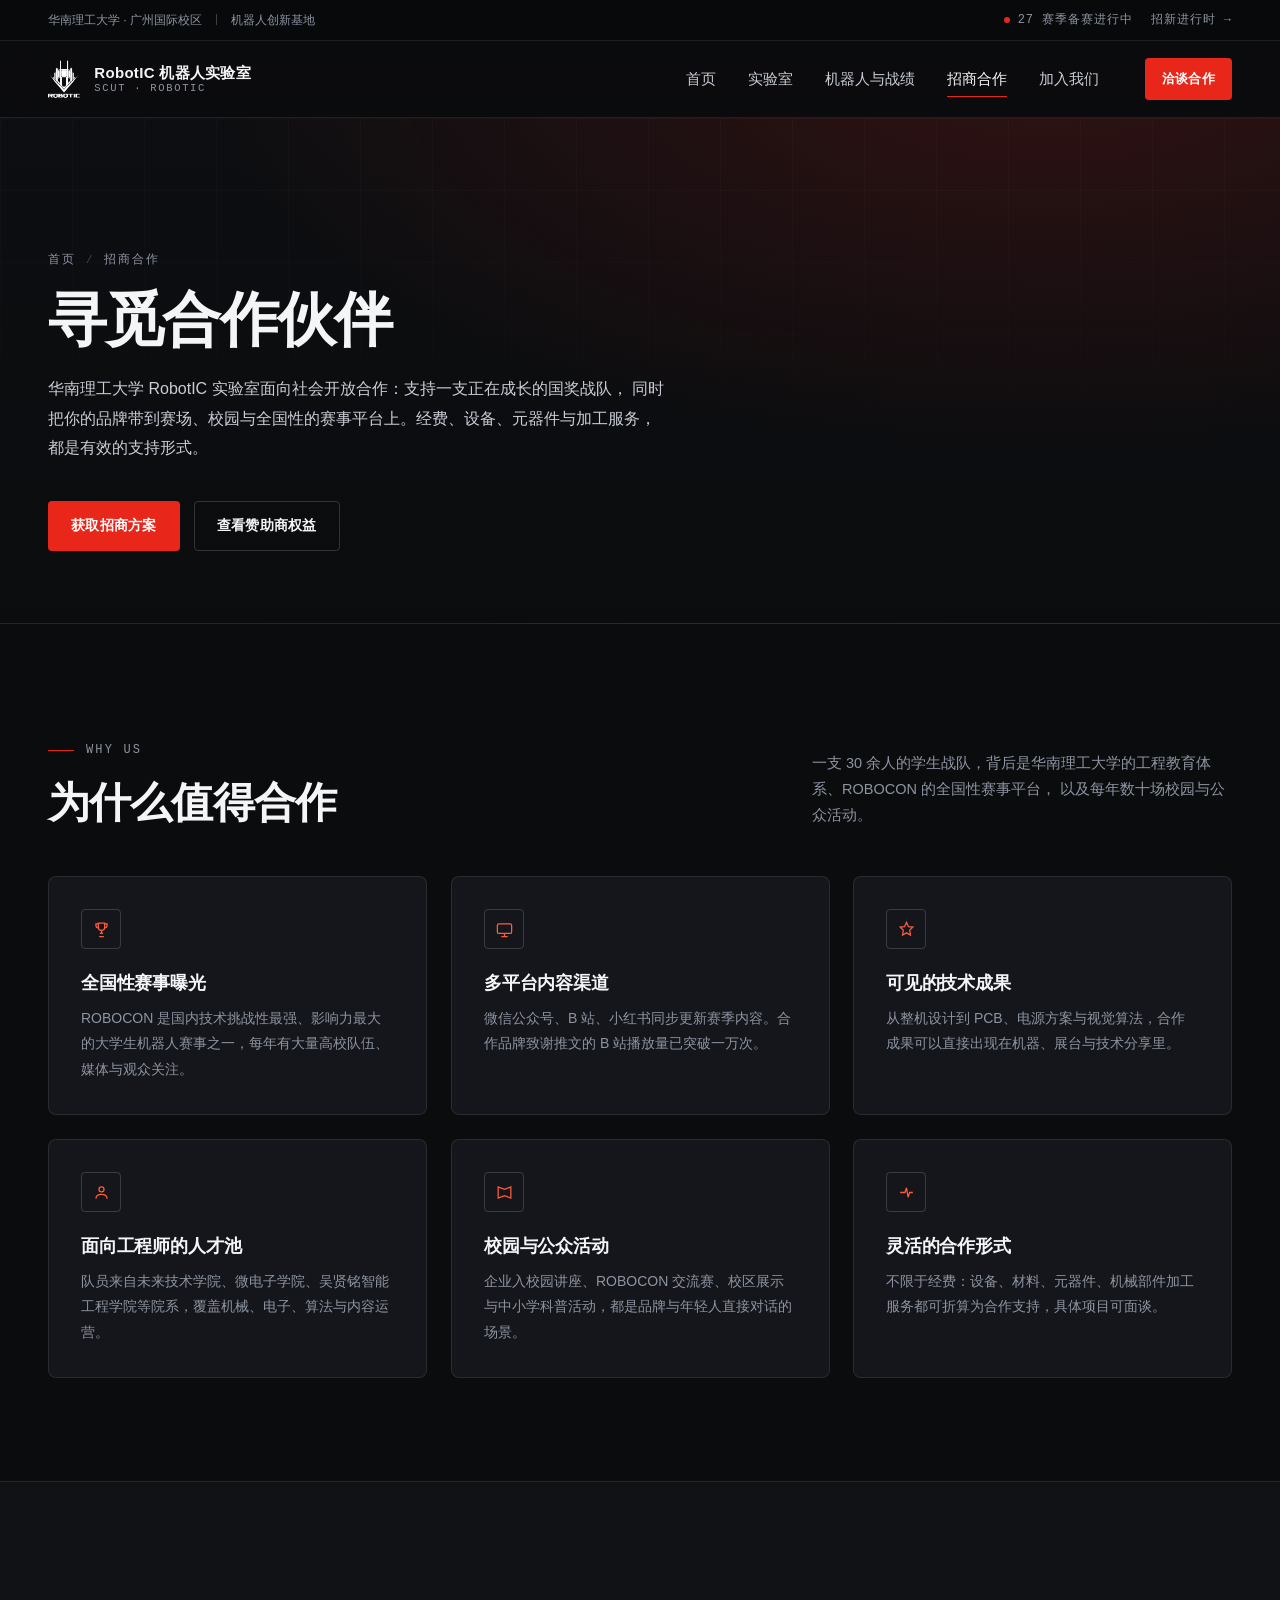
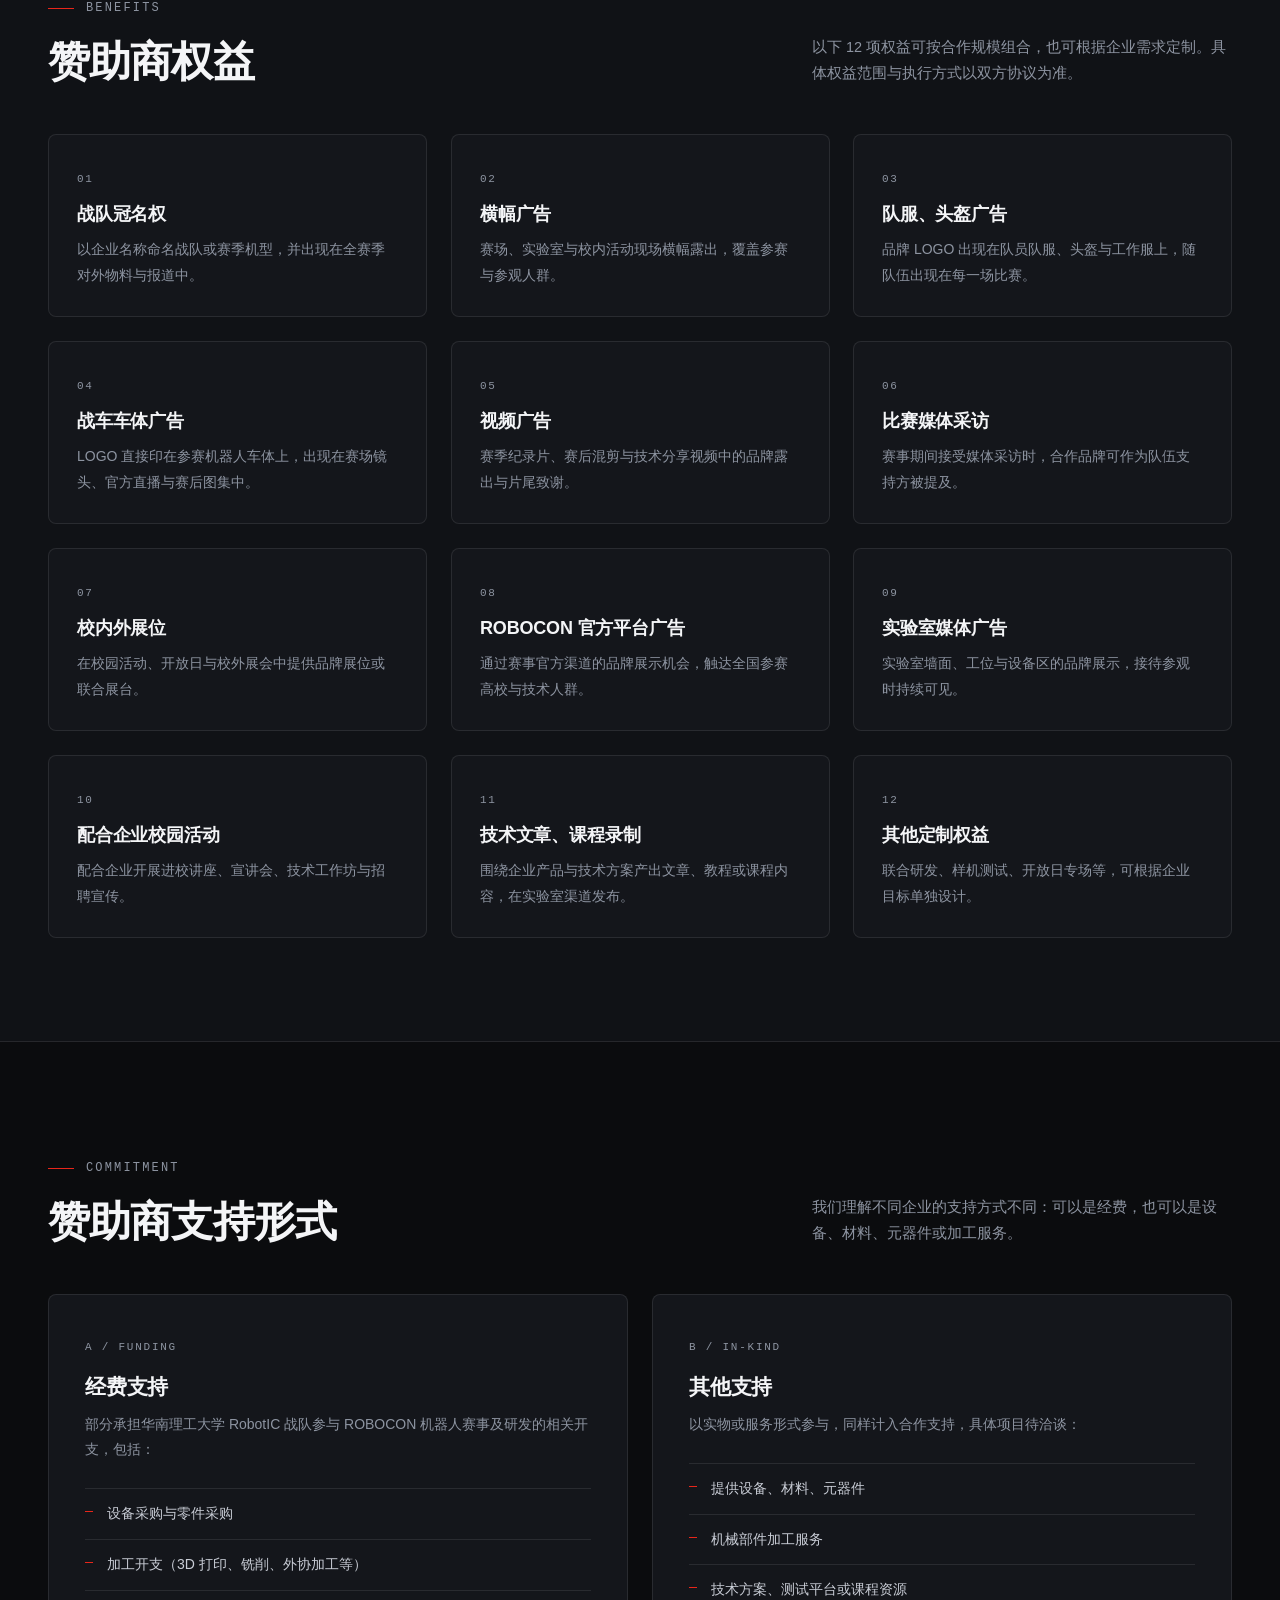
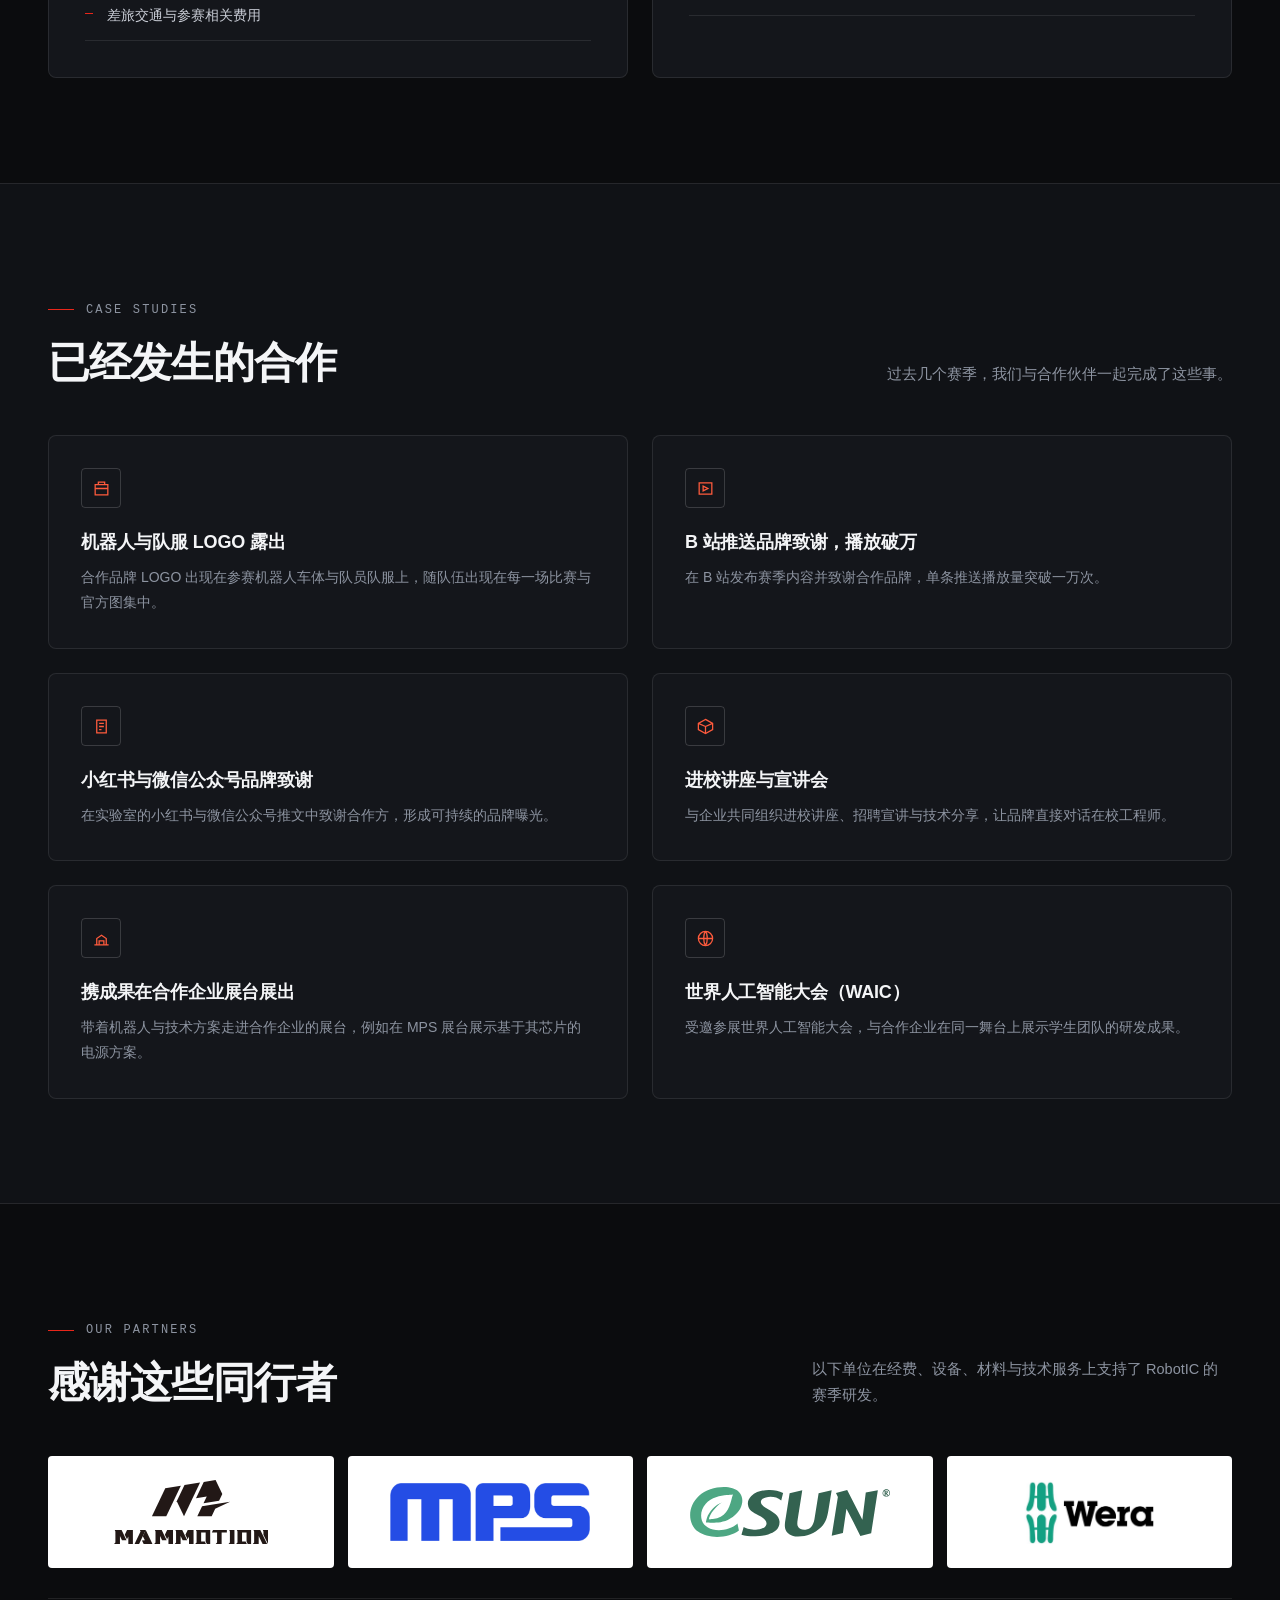
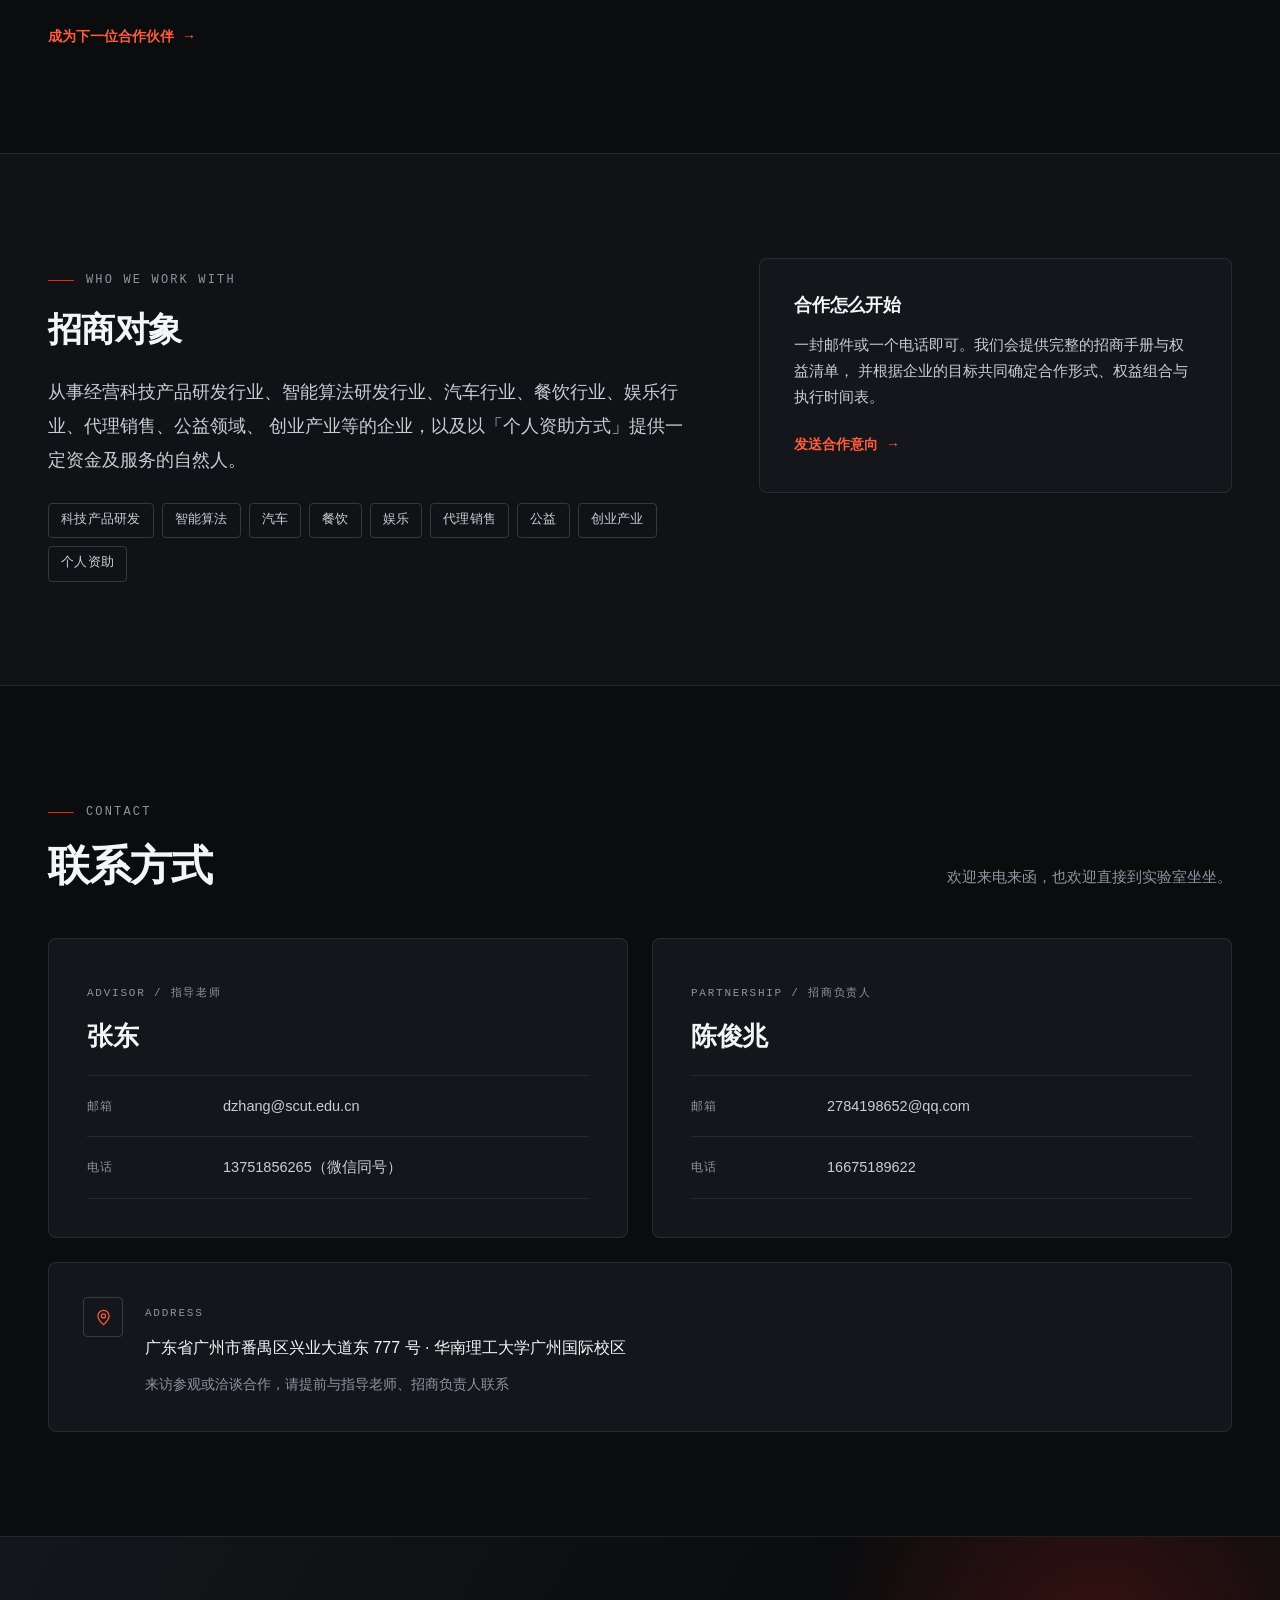
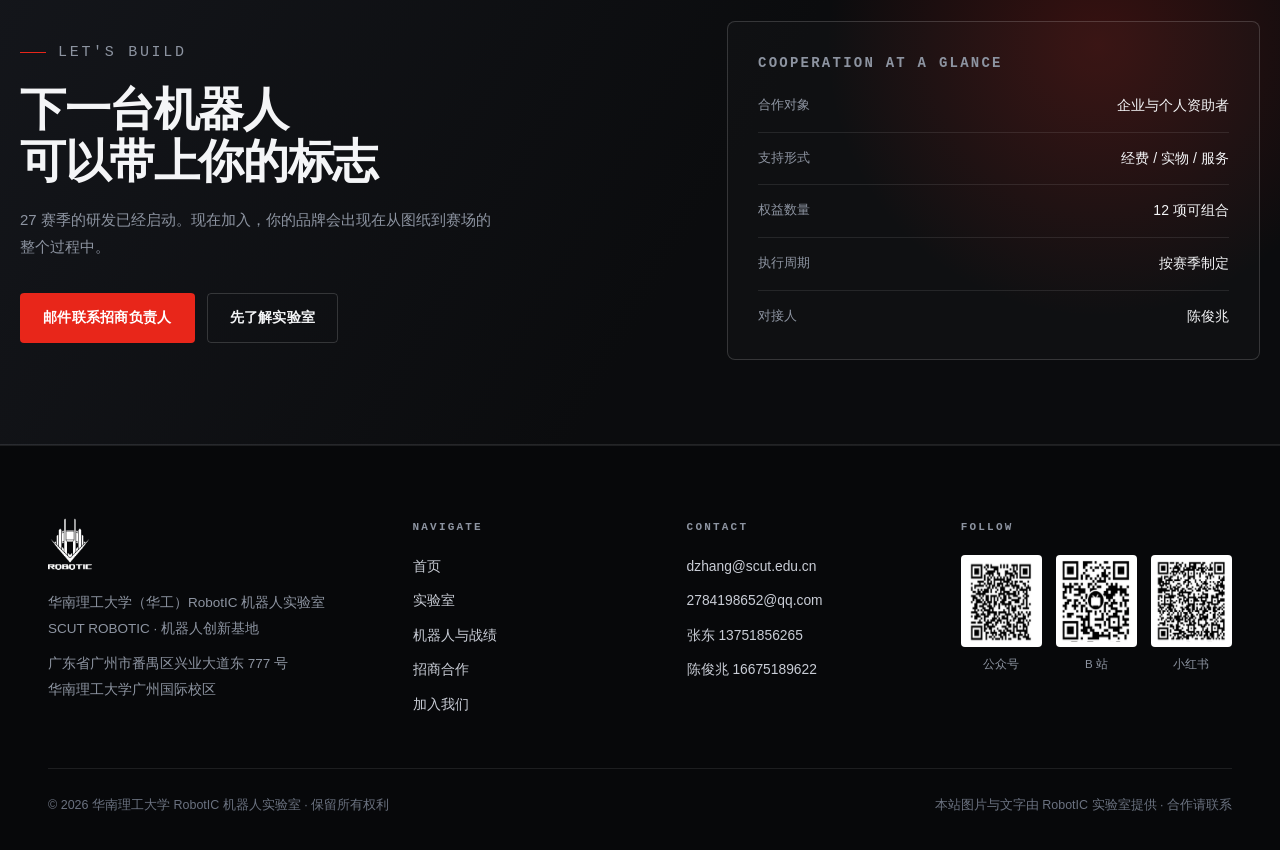
<file: sponsor.html>
<!DOCTYPE html>
<html lang="zh-CN">
<head>
<meta charset="UTF-8">
<meta name="viewport" content="width=device-width, initial-scale=1">
<meta name="robots" content="index,follow,max-image-preview:large">
<title>招商合作 | 华南理工大学 RobotIC 机器人实验室</title>
<meta name="description" content="RobotIC 实验室面向科技、智能算法、汽车、餐饮、娱乐等企业与个人开放合作：战队冠名、队服与车体广告、视频广告、媒体采访、校内外展位、ROBOCON 官方平台广告等 12 项权益。">
<link rel="canonical" href="https://robot-ic.com/sponsor.html">
<link rel="icon" type="image/png" href="assets/img/favicon.png">
<link rel="apple-touch-icon" href="assets/img/favicon.png">
<meta name="theme-color" content="#0b0c0e">
<meta property="og:type" content="website">
<meta property="og:site_name" content="华南理工大学 RobotIC 机器人实验室">
<meta property="og:title" content="招商合作 | RobotIC 机器人实验室">
<meta property="og:description" content="让下一台机器人带上你的标志 —— 12 项赞助商权益，灵活的合作形式。">
<meta property="og:image" content="https://robot-ic.com/assets/img/og-cover.jpg">
<meta property="og:url" content="https://robot-ic.com/sponsor.html">
<meta name="twitter:card" content="summary_large_image">
<script type="application/ld+json">
{
  "@context": "https://schema.org",
  "@type": "WebPage",
  "@id": "https://robot-ic.com/sponsor.html#webpage",
  "url": "https://robot-ic.com/sponsor.html",
  "name": "招商合作 | 华南理工大学 RobotIC 机器人实验室",
  "description": "RobotIC 实验室面向科技、智能算法、汽车、餐饮、娱乐等企业与个人开放合作：战队冠名、队服与车体广告、视频广告、媒体采访、校内外展位、ROBOCON 官方平台广告等 12 项权益。",
  "inLanguage": "zh-CN",
  "isPartOf": {
    "@id": "https://robot-ic.com/#website"
  },
  "about": {
    "@id": "https://robot-ic.com/#organization"
  },
  "breadcrumb": {
    "@type": "BreadcrumbList",
    "itemListElement": [
      {
        "@type": "ListItem",
        "position": 1,
        "name": "首页",
        "item": "https://robot-ic.com/"
      },
      {
        "@type": "ListItem",
        "position": 2,
        "name": "招商合作",
        "item": "https://robot-ic.com/sponsor.html"
      }
    ]
  }
}
</script>
<link rel="stylesheet" href="assets/css/style.css">
</head>
<body>

<div class="topbar">
  <div class="container topbar__inner">
    <div class="topbar__brand">
      <span>华南理工大学 · 广州国际校区</span>
      <span class="topbar__sep"></span>
      <span>机器人创新基地</span>
    </div>
    <div class="topbar__meta">
      <span><i class="dot-live"></i>27 赛季备赛进行中</span>
      <a href="join.html">招新进行时 →</a>
    </div>
  </div>
</div>

<header class="site-header">
  <div class="container nav">
    <a class="brand" href="index.html">
      <img src="assets/img/logo-robotic-white.png" alt="RobotIC 队徽">
      <span class="brand__text"><strong>RobotIC 机器人实验室</strong><span>SCUT · ROBOTIC</span></span>
    </a>
    <ul class="nav__links">
      <li><a href="index.html">首页</a></li>
      <li><a href="lab.html">实验室</a></li>
      <li><a href="robots.html">机器人与战绩</a></li>
      <li><a href="sponsor.html" aria-current="page">招商合作</a></li>
      <li><a href="join.html">加入我们</a></li>
    </ul>
    <div class="nav__actions">
      <a class="btn btn--primary btn--sm" href="#contact">洽谈合作</a>
      <button class="nav__toggle" type="button" aria-label="展开导航" aria-expanded="false"><span></span></button>
    </div>
  </div>
</header>

<main>

<section class="page-hero">
  <div class="page-hero__grid" aria-hidden="true"></div>
  <div class="container">
    <div class="page-hero__inner">
      <nav class="crumb" aria-label="面包屑"><a href="index.html">首页</a><span>/</span>招商合作</nav>
      <h1>寻觅合作伙伴</h1>
      <p>
        华南理工大学 RobotIC 实验室面向社会开放合作：支持一支正在成长的国奖战队，
        同时把你的品牌带到赛场、校园与全国性的赛事平台上。经费、设备、元器件与加工服务，都是有效的支持形式。
      </p>
      <div class="hero__actions">
        <a class="btn btn--primary" href="#contact">获取招商方案</a>
        <a class="btn btn--ghost" href="#rights">查看赞助商权益</a>
      </div>
    </div>
  </div>
</section>

<section class="section">
  <div class="container">
    <div class="section-head">
      <div>
        <p class="section-head__label">Why us</p>
        <h2>为什么值得合作</h2>
      </div>
      <p class="section-head__note">
        一支 30 余人的学生战队，背后是华南理工大学的工程教育体系、ROBOCON 的全国性赛事平台，
        以及每年数十场校园与公众活动。
      </p>
    </div>

    <div class="grid grid--3">
      <div class="card" data-reveal>
        <div class="card__icon"><svg viewBox="0 0 24 24" fill="none" stroke="currentColor" stroke-width="1.6"><path d="M8 4h8v5a4 4 0 01-8 0z"/><path d="M8 5H5v2a3 3 0 003 3M16 5h3v2a3 3 0 01-3 3M10 17h4M9 21h6M12 17v-4"/></svg></div>
        <h3>全国性赛事曝光</h3>
        <p>ROBOCON 是国内技术挑战性最强、影响力最大的大学生机器人赛事之一，每年有大量高校队伍、媒体与观众关注。</p>
      </div>
      <div class="card" data-reveal data-reveal-delay="80">
        <div class="card__icon"><svg viewBox="0 0 24 24" fill="none" stroke="currentColor" stroke-width="1.6"><rect x="3" y="5" width="18" height="12" rx="2"/><path d="M8 21h8M12 17v4"/></svg></div>
        <h3>多平台内容渠道</h3>
        <p>微信公众号、B 站、小红书同步更新赛季内容。合作品牌致谢推文的 B 站播放量已突破一万次。</p>
      </div>
      <div class="card" data-reveal data-reveal-delay="160">
        <div class="card__icon"><svg viewBox="0 0 24 24" fill="none" stroke="currentColor" stroke-width="1.6"><path d="M12 3l2.5 5.5L20 9l-4 4 1 6-5-2.8L7 19l1-6-4-4 5.5-.5z"/></svg></div>
        <h3>可见的技术成果</h3>
        <p>从整机设计到 PCB、电源方案与视觉算法，合作成果可以直接出现在机器、展台与技术分享里。</p>
      </div>
      <div class="card" data-reveal>
        <div class="card__icon"><svg viewBox="0 0 24 24" fill="none" stroke="currentColor" stroke-width="1.6"><circle cx="12" cy="8" r="3.2"/><path d="M5 20c0-3.5 3.1-5.5 7-5.5s7 2 7 5.5"/></svg></div>
        <h3>面向工程师的人才池</h3>
        <p>队员来自未来技术学院、微电子学院、吴贤铭智能工程学院等院系，覆盖机械、电子、算法与内容运营。</p>
      </div>
      <div class="card" data-reveal data-reveal-delay="80">
        <div class="card__icon"><svg viewBox="0 0 24 24" fill="none" stroke="currentColor" stroke-width="1.6"><path d="M4 19V5l8 3 8-3v14l-8-3z"/></svg></div>
        <h3>校园与公众活动</h3>
        <p>企业入校园讲座、ROBOCON 交流赛、校区展示与中小学科普活动，都是品牌与年轻人直接对话的场景。</p>
      </div>
      <div class="card" data-reveal data-reveal-delay="160">
        <div class="card__icon"><svg viewBox="0 0 24 24" fill="none" stroke="currentColor" stroke-width="1.6"><path d="M4 12h6l2-6 2 12 2-6h4"/></svg></div>
        <h3>灵活的合作形式</h3>
        <p>不限于经费：设备、材料、元器件、机械部件加工服务都可折算为合作支持，具体项目可面谈。</p>
      </div>
    </div>
  </div>
</section>

<section class="section section--alt" id="rights">
  <div class="container">
    <div class="section-head">
      <div>
        <p class="section-head__label">Benefits</p>
        <h2>赞助商权益</h2>
      </div>
      <p class="section-head__note">
        以下 12 项权益可按合作规模组合，也可根据企业需求定制。具体权益范围与执行方式以双方协议为准。
      </p>
    </div>

    <div class="grid grid--3">
      <div class="card" data-reveal style="padding:28px">
        <span class="card__num">01</span>
        <h3 style="margin-top:12px">战队冠名权</h3>
        <p>以企业名称命名战队或赛季机型，并出现在全赛季对外物料与报道中。</p>
      </div>
      <div class="card" data-reveal data-reveal-delay="60" style="padding:28px">
        <span class="card__num">02</span>
        <h3 style="margin-top:12px">横幅广告</h3>
        <p>赛场、实验室与校内活动现场横幅露出，覆盖参赛与参观人群。</p>
      </div>
      <div class="card" data-reveal data-reveal-delay="120" style="padding:28px">
        <span class="card__num">03</span>
        <h3 style="margin-top:12px">队服、头盔广告</h3>
        <p>品牌 LOGO 出现在队员队服、头盔与工作服上，随队伍出现在每一场比赛。</p>
      </div>
      <div class="card" data-reveal style="padding:28px">
        <span class="card__num">04</span>
        <h3 style="margin-top:12px">战车车体广告</h3>
        <p>LOGO 直接印在参赛机器人车体上，出现在赛场镜头、官方直播与赛后图集中。</p>
      </div>
      <div class="card" data-reveal data-reveal-delay="60" style="padding:28px">
        <span class="card__num">05</span>
        <h3 style="margin-top:12px">视频广告</h3>
        <p>赛季纪录片、赛后混剪与技术分享视频中的品牌露出与片尾致谢。</p>
      </div>
      <div class="card" data-reveal data-reveal-delay="120" style="padding:28px">
        <span class="card__num">06</span>
        <h3 style="margin-top:12px">比赛媒体采访</h3>
        <p>赛事期间接受媒体采访时，合作品牌可作为队伍支持方被提及。</p>
      </div>
      <div class="card" data-reveal style="padding:28px">
        <span class="card__num">07</span>
        <h3 style="margin-top:12px">校内外展位</h3>
        <p>在校园活动、开放日与校外展会中提供品牌展位或联合展台。</p>
      </div>
      <div class="card" data-reveal data-reveal-delay="60" style="padding:28px">
        <span class="card__num">08</span>
        <h3 style="margin-top:12px">ROBOCON 官方平台广告</h3>
        <p>通过赛事官方渠道的品牌展示机会，触达全国参赛高校与技术人群。</p>
      </div>
      <div class="card" data-reveal data-reveal-delay="120" style="padding:28px">
        <span class="card__num">09</span>
        <h3 style="margin-top:12px">实验室媒体广告</h3>
        <p>实验室墙面、工位与设备区的品牌展示，接待参观时持续可见。</p>
      </div>
      <div class="card" data-reveal style="padding:28px">
        <span class="card__num">10</span>
        <h3 style="margin-top:12px">配合企业校园活动</h3>
        <p>配合企业开展进校讲座、宣讲会、技术工作坊与招聘宣传。</p>
      </div>
      <div class="card" data-reveal data-reveal-delay="60" style="padding:28px">
        <span class="card__num">11</span>
        <h3 style="margin-top:12px">技术文章、课程录制</h3>
        <p>围绕企业产品与技术方案产出文章、教程或课程内容，在实验室渠道发布。</p>
      </div>
      <div class="card" data-reveal data-reveal-delay="120" style="padding:28px">
        <span class="card__num">12</span>
        <h3 style="margin-top:12px">其他定制权益</h3>
        <p>联合研发、样机测试、开放日专场等，可根据企业目标单独设计。</p>
      </div>
    </div>
  </div>
</section>

<section class="section">
  <div class="container">
    <div class="section-head">
      <div>
        <p class="section-head__label">Commitment</p>
        <h2>赞助商支持形式</h2>
      </div>
      <p class="section-head__note">
        我们理解不同企业的支持方式不同：可以是经费，也可以是设备、材料、元器件或加工服务。
      </p>
    </div>

    <div class="grid grid--2">
      <div class="card" data-reveal style="padding:36px">
        <span class="card__num">A / FUNDING</span>
        <h3 style="margin-top:14px;font-size:21px">经费支持</h3>
        <p>部分承担华南理工大学 RobotIC 战队参与 ROBOCON 机器人赛事及研发的相关开支，包括：</p>
        <ul class="panel__list">
          <li>设备采购与零件采购</li>
          <li>加工开支（3D 打印、铣削、外协加工等）</li>
          <li>差旅交通与参赛相关费用</li>
        </ul>
      </div>
      <div class="card" data-reveal data-reveal-delay="100" style="padding:36px">
        <span class="card__num">B / IN-KIND</span>
        <h3 style="margin-top:14px;font-size:21px">其他支持</h3>
        <p>以实物或服务形式参与，同样计入合作支持，具体项目待洽谈：</p>
        <ul class="panel__list">
          <li>提供设备、材料、元器件</li>
          <li>机械部件加工服务</li>
          <li>技术方案、测试平台或课程资源</li>
        </ul>
      </div>
    </div>
  </div>
</section>

<section class="section section--alt">
  <div class="container">
    <div class="section-head">
      <div>
        <p class="section-head__label">Case studies</p>
        <h2>已经发生的合作</h2>
      </div>
      <p class="section-head__note">过去几个赛季，我们与合作伙伴一起完成了这些事。</p>
    </div>

    <div class="grid grid--2">
      <div class="card card--flat" data-reveal>
        <div class="card__icon"><svg viewBox="0 0 24 24" fill="none" stroke="currentColor" stroke-width="1.6"><path d="M4 7h16v13H4z"/><path d="M8 7V4h8v3M4 12h16"/></svg></div>
        <h3>机器人与队服 LOGO 露出</h3>
        <p>合作品牌 LOGO 出现在参赛机器人车体与队员队服上，随队伍出现在每一场比赛与官方图集中。</p>
      </div>
      <div class="card card--flat" data-reveal data-reveal-delay="80">
        <div class="card__icon"><svg viewBox="0 0 24 24" fill="none" stroke="currentColor" stroke-width="1.6"><path d="M4 5h16v14H4z"/><path d="M9 9l6 3-6 3z"/></svg></div>
        <h3>B 站推送品牌致谢，播放破万</h3>
        <p>在 B 站发布赛季内容并致谢合作品牌，单条推送播放量突破一万次。</p>
      </div>
      <div class="card card--flat" data-reveal>
        <div class="card__icon"><svg viewBox="0 0 24 24" fill="none" stroke="currentColor" stroke-width="1.6"><path d="M6 4h12v16H6z"/><path d="M9 8h6M9 12h6M9 16h3"/></svg></div>
        <h3>小红书与微信公众号品牌致谢</h3>
        <p>在实验室的小红书与微信公众号推文中致谢合作方，形成可持续的品牌曝光。</p>
      </div>
      <div class="card card--flat" data-reveal data-reveal-delay="80">
        <div class="card__icon"><svg viewBox="0 0 24 24" fill="none" stroke="currentColor" stroke-width="1.6"><path d="M12 3l9 5v8l-9 5-9-5V8z"/><path d="M12 12l9-4M12 12v9M12 12L3 8"/></svg></div>
        <h3>进校讲座与宣讲会</h3>
        <p>与企业共同组织进校讲座、招聘宣讲与技术分享，让品牌直接对话在校工程师。</p>
      </div>
      <div class="card card--flat" data-reveal>
        <div class="card__icon"><svg viewBox="0 0 24 24" fill="none" stroke="currentColor" stroke-width="1.6"><path d="M3 20h18M6 20v-8l6-4 6 4v8"/><path d="M9 20v-5h6v5"/></svg></div>
        <h3>携成果在合作企业展台展出</h3>
        <p>带着机器人与技术方案走进合作企业的展台，例如在 MPS 展台展示基于其芯片的电源方案。</p>
      </div>
      <div class="card card--flat" data-reveal data-reveal-delay="80">
        <div class="card__icon"><svg viewBox="0 0 24 24" fill="none" stroke="currentColor" stroke-width="1.6"><circle cx="12" cy="12" r="9"/><path d="M3 12h18M12 3c3 3.5 3 14 0 18M12 3c-3 3.5-3 14 0 18"/></svg></div>
        <h3>世界人工智能大会（WAIC）</h3>
        <p>受邀参展世界人工智能大会，与合作企业在同一舞台上展示学生团队的研发成果。</p>
      </div>
    </div>
  </div>
</section>

<section class="section">
  <div class="container">
    <div class="section-head">
      <div>
        <p class="section-head__label">Our partners</p>
        <h2>感谢这些同行者</h2>
      </div>
      <p class="section-head__note">
        以下单位在经费、设备、材料与技术服务上支持了 RobotIC 的赛季研发。
      </p>
    </div>

    <div class="partners">
      <div class="partner"><img src="assets/img/sponsors/mammotion.svg" alt="Mammotion 库犸科技"></div>
      <div class="partner"><img src="assets/img/sponsors/mps.png" alt="MPS"></div>
      <div class="partner"><img src="assets/img/sponsors/esun.svg" alt="eSUN 易生"></div>
      <div class="partner"><img src="assets/img/sponsors/wera.png" alt="Wera"></div>
    </div>
    <p class="partner-more">
      <a class="link-arrow" href="#contact">成为下一位合作伙伴</a>
    </p>
  </div>
</section>

<section class="section section--alt">
  <div class="container">
    <div class="about-grid">
      <div data-reveal>
        <p class="section-head__label">Who we work with</p>
        <h2 style="margin:0 0 24px;font-size:clamp(24px,2.8vw,34px);line-height:1.25;letter-spacing:-.02em">招商对象</h2>
        <p class="lede">
          从事经营科技产品研发行业、智能算法研发行业、汽车行业、餐饮行业、娱乐行业、代理销售、公益领域、
          创业产业等的企业，以及以「个人资助方式」提供一定资金及服务的自然人。
        </p>
        <div class="stack" style="margin-top:26px">
          <span>科技产品研发</span><span>智能算法</span><span>汽车</span><span>餐饮</span>
          <span>娱乐</span><span>代理销售</span><span>公益</span><span>创业产业</span><span>个人资助</span>
        </div>
      </div>
      <div data-reveal data-reveal-delay="120">
        <div class="card" style="padding:34px">
          <h3 style="margin:0 0 14px">合作怎么开始</h3>
          <p style="color:var(--ink-2);font-size:14.5px">
            一封邮件或一个电话即可。我们会提供完整的招商手册与权益清单，
            并根据企业的目标共同确定合作形式、权益组合与执行时间表。
          </p>
          <p style="margin-top:22px"><a class="link-arrow" href="mailto:2784198652@qq.com?subject=RobotIC%20%E5%90%88%E4%BD%9C%E6%84%8F%E5%90%91">发送合作意向</a></p>
        </div>
      </div>
    </div>
  </div>
</section>

<section class="section" id="contact">
  <div class="container">
    <div class="section-head">
      <div>
        <p class="section-head__label">Contact</p>
        <h2>联系方式</h2>
      </div>
      <p class="section-head__note">欢迎来电来函，也欢迎直接到实验室坐坐。</p>
    </div>

    <div class="grid grid--2">
      <div class="card" data-reveal style="padding:38px">
        <span class="card__num">ADVISOR / 指导老师</span>
        <h3 style="margin-top:14px;font-size:26px">张东</h3>
        <ul class="fact-list" style="margin-top:20px">
          <li><span>邮箱</span><b><a href="mailto:dzhang@scut.edu.cn">dzhang@scut.edu.cn</a></b></li>
          <li><span>电话</span><b>13751856265（微信同号）</b></li>
        </ul>
      </div>
      <div class="card" data-reveal data-reveal-delay="100" style="padding:38px">
        <span class="card__num">PARTNERSHIP / 招商负责人</span>
        <h3 style="margin-top:14px;font-size:26px">陈俊兆</h3>
        <ul class="fact-list" style="margin-top:20px">
          <li><span>邮箱</span><b><a href="mailto:2784198652@qq.com">2784198652@qq.com</a></b></li>
          <li><span>电话</span><b>16675189622</b></li>
        </ul>
      </div>
    </div>

    <div class="card" data-reveal style="margin-top:24px;padding:34px;display:flex;gap:22px;align-items:flex-start;flex-wrap:wrap">
      <div class="card__icon" style="margin:0;flex:none">
        <svg viewBox="0 0 24 24" fill="none" stroke="currentColor" stroke-width="1.6" aria-hidden="true"><path d="M12 21s7-6.2 7-11a7 7 0 10-14 0c0 4.8 7 11 7 11z"/><circle cx="12" cy="10" r="2.6"/></svg>
      </div>
      <div style="flex:1;min-width:240px">
        <span class="card__num">ADDRESS</span>
        <p style="margin:10px 0 0;color:var(--ink);font-size:16px">
          广东省广州市番禺区兴业大道东 777 号 · 华南理工大学广州国际校区
        </p>
        <p style="margin:10px 0 0;color:var(--muted);font-size:13.5px">
          来访参观或洽谈合作，请提前与指导老师、招商负责人联系
        </p>
      </div>
    </div>
  </div>
</section>

<section class="cta">
  <div class="container cta__inner">
    <div data-reveal>
      <p class="section-head__label">Let's build</p>
      <h2>下一台机器人<br>可以带上你的标志</h2>
      <p>27 赛季的研发已经启动。现在加入，你的品牌会出现在从图纸到赛场的整个过程中。</p>
      <div class="cta__actions">
        <a class="btn btn--primary" href="mailto:2784198652@qq.com?subject=RobotIC%20%E5%90%88%E4%BD%9C%E6%84%8F%E5%90%91">邮件联系招商负责人</a>
        <a class="btn btn--ghost" href="lab.html">先了解实验室</a>
      </div>
    </div>
    <div class="cta__card" data-reveal data-reveal-delay="120">
      <h3>Cooperation at a glance</h3>
      <dl>
        <div><dt>合作对象</dt><dd>企业与个人资助者</dd></div>
        <div><dt>支持形式</dt><dd>经费 / 实物 / 服务</dd></div>
        <div><dt>权益数量</dt><dd>12 项可组合</dd></div>
        <div><dt>执行周期</dt><dd>按赛季制定</dd></div>
        <div><dt>对接人</dt><dd>陈俊兆</dd></div>
      </dl>
    </div>
  </div>
</section>

</main>

<footer class="footer">
  <div class="container">
    <div class="footer__grid">
      <div class="footer__brand">
        <img src="assets/img/logo-robotic-white.png" alt="RobotIC 队徽">
        <p>华南理工大学（华工）RobotIC 机器人实验室<br>SCUT ROBOTIC · 机器人创新基地</p>
        <p>广东省广州市番禺区兴业大道东 777 号<br>华南理工大学广州国际校区</p>
      </div>
      <div>
        <h4>Navigate</h4>
        <ul>
          <li><a href="index.html">首页</a></li>
          <li><a href="lab.html">实验室</a></li>
          <li><a href="robots.html">机器人与战绩</a></li>
              <li><a href="sponsor.html">招商合作</a></li>
          <li><a href="join.html">加入我们</a></li>
        </ul>
      </div>
      <div>
        <h4>Contact</h4>
        <ul>
          <li><a href="mailto:dzhang@scut.edu.cn">dzhang@scut.edu.cn</a></li>
          <li><a href="mailto:2784198652@qq.com">2784198652@qq.com</a></li>
          <li>张东 13751856265</li>
          <li>陈俊兆 16675189622</li>
        </ul>
      </div>
      <div>
        <h4>Follow</h4>
        <div class="footer__qr">
          <figure><img src="assets/img/qr/wechat.png" alt="微信公众号二维码" loading="lazy"><figcaption>公众号</figcaption></figure>
          <figure><img src="assets/img/qr/bilibili.png" alt="B 站二维码" loading="lazy"><figcaption>B 站</figcaption></figure>
          <figure><img src="assets/img/qr/rednote.png" alt="小红书二维码" loading="lazy"><figcaption>小红书</figcaption></figure>
        </div>
      </div>
    </div>
    <div class="footer__bottom">
      <span>© <span data-year>2026</span> 华南理工大学 RobotIC 机器人实验室 · 保留所有权利</span>
      <span>本站图片与文字由 RobotIC 实验室提供 · <a href="sponsor.html">合作请联系</a></span>
    </div>
  </div>
</footer>

<script src="assets/js/main.js"></script>
</body>
</html>
</file>
<file: assets/css/style.css>
/* ==========================================================================
   RobotIC · SCUT — 华南理工大学 RobotIC 机器人实验室
   Design system & site styles
   ========================================================================== */

:root {
  --bg: #0b0c0e;
  --bg-2: #101216;
  --surface: #14161b;
  --surface-2: #191c22;
  --line: rgba(255, 255, 255, 0.09);
  --line-2: rgba(255, 255, 255, 0.16);
  --ink: #f4f5f7;
  --ink-2: #c9cdd6;
  --muted: #8d94a1;
  --red: #e8261a;
  --red-2: #ff5b3d;
  --red-dim: rgba(232, 38, 26, 0.12);
  --navy: #1b3b6f;
  --ok: #37d67a;

  --sans: "Inter", -apple-system, BlinkMacSystemFont, "Segoe UI", "PingFang SC",
    "Hiragino Sans GB", "Microsoft YaHei", "Noto Sans SC", sans-serif;
  --mono: "SF Mono", ui-monospace, "JetBrains Mono", "Cascadia Mono", Consolas,
    "Liberation Mono", monospace;

  --container: 1240px;
  --radius: 4px;
  --radius-lg: 8px;
  --ease: cubic-bezier(0.22, 0.61, 0.36, 1);
}

*,
*::before,
*::after {
  box-sizing: border-box;
}

html {
  -webkit-text-size-adjust: 100%;
  scroll-behavior: smooth;
}

body {
  margin: 0;
  background: var(--bg);
  color: var(--ink);
  font-family: var(--sans);
  font-size: 16px;
  line-height: 1.7;
  -webkit-font-smoothing: antialiased;
  text-rendering: optimizeLegibility;
  overflow-x: hidden;
}

img {
  max-width: 100%;
  display: block;
}

a {
  color: inherit;
  text-decoration: none;
}

button {
  font: inherit;
  color: inherit;
  background: none;
  border: 0;
  cursor: pointer;
}

::selection {
  background: var(--red);
  color: #fff;
}

:focus-visible {
  outline: 2px solid var(--red-2);
  outline-offset: 3px;
}

/* ---------- layout helpers ---------- */

.container {
  width: 100%;
  max-width: var(--container);
  margin: 0 auto;
  padding: 0 28px;
}

.container--wide {
  max-width: 1480px;
}

.section {
  padding: 104px 0;
  position: relative;
}

.section--tight {
  padding: 72px 0;
}

.section--alt {
  background: var(--bg-2);
  border-top: 1px solid var(--line);
  border-bottom: 1px solid var(--line);
}

.section-head {
  display: flex;
  align-items: flex-end;
  justify-content: space-between;
  gap: 36px;
  margin-bottom: 48px;
  flex-wrap: wrap;
}

.section-head__label {
  display: flex;
  align-items: center;
  gap: 12px;
  font-family: var(--mono);
  font-size: 12px;
  letter-spacing: 0.18em;
  text-transform: uppercase;
  color: var(--muted);
  margin-bottom: 18px;
}

.section-head__label::before {
  content: "";
  width: 26px;
  height: 1px;
  background: var(--red);
}

.section-head h2 {
  margin: 0;
  font-size: clamp(26px, 3.4vw, 42px);
  line-height: 1.18;
  letter-spacing: -0.02em;
  font-weight: 700;
}

.section-head__note {
  max-width: 420px;
  margin: 0;
  color: var(--muted);
  font-size: 14.5px;
  line-height: 1.8;
}

.lede {
  font-size: clamp(16px, 1.4vw, 18px);
  line-height: 1.9;
  color: var(--ink-2);
}

.mono-label {
  font-family: var(--mono);
  font-size: 11.5px;
  letter-spacing: 0.2em;
  text-transform: uppercase;
  color: var(--muted);
}

.accent {
  color: var(--red-2);
}

/* ---------- top bar ---------- */

.topbar {
  background: #08090b;
  border-bottom: 1px solid var(--line);
  font-size: 12px;
  color: var(--muted);
}

.topbar__inner {
  display: flex;
  align-items: center;
  justify-content: space-between;
  gap: 20px;
  height: 40px;
}

.topbar__brand {
  display: flex;
  align-items: center;
  gap: 14px;
  min-width: 0;
}

.topbar__brand span {
  white-space: nowrap;
  overflow: hidden;
  text-overflow: ellipsis;
}

.topbar__sep {
  flex: none;
  width: 1px;
  height: 11px;
  background: rgba(255, 255, 255, 0.22);
}

.topbar__meta {
  display: flex;
  align-items: center;
  gap: 18px;
  font-family: var(--mono);
  letter-spacing: 0.08em;
  white-space: nowrap;
}

.topbar__meta a:hover {
  color: var(--ink);
}

.dot-live {
  display: inline-block;
  width: 6px;
  height: 6px;
  border-radius: 50%;
  background: var(--red);
  margin-right: 8px;
  box-shadow: 0 0 0 0 rgba(232, 38, 26, 0.5);
  animation: pulse 2.4s infinite;
}

@keyframes pulse {
  70% {
    box-shadow: 0 0 0 8px rgba(232, 38, 26, 0);
  }
  100% {
    box-shadow: 0 0 0 0 rgba(232, 38, 26, 0);
  }
}

/* ---------- header / nav ---------- */

.site-header {
  position: sticky;
  top: 0;
  z-index: 90;
  background: rgba(11, 12, 14, 0.82);
  backdrop-filter: saturate(140%) blur(14px);
  -webkit-backdrop-filter: saturate(140%) blur(14px);
  border-bottom: 1px solid var(--line);
  transition: background 0.3s var(--ease), box-shadow 0.3s var(--ease);
}

.site-header.is-stuck {
  background: rgba(8, 9, 11, 0.94);
  box-shadow: 0 12px 40px rgba(0, 0, 0, 0.45);
}

.nav {
  display: flex;
  align-items: center;
  gap: 32px;
  height: 76px;
}

.brand {
  display: flex;
  align-items: center;
  gap: 14px;
  margin-right: auto;
}

.brand img {
  height: 38px;
  width: auto;
}

.brand__text {
  display: flex;
  flex-direction: column;
  line-height: 1.2;
}

.brand__text strong {
  font-size: 15px;
  letter-spacing: 0.02em;
  font-weight: 700;
}

.brand__text span {
  font-family: var(--mono);
  font-size: 10.5px;
  letter-spacing: 0.16em;
  color: var(--muted);
  text-transform: uppercase;
}

.nav__links {
  display: flex;
  align-items: center;
  gap: 4px;
  list-style: none;
  margin: 0;
  padding: 0;
}

.nav__links a {
  display: block;
  padding: 10px 14px;
  font-size: 14.5px;
  color: var(--ink-2);
  border-radius: var(--radius);
  position: relative;
  transition: color 0.2s var(--ease);
}

.nav__links a::after {
  content: "";
  position: absolute;
  left: 14px;
  right: 14px;
  bottom: 4px;
  height: 1px;
  background: var(--red);
  transform: scaleX(0);
  transform-origin: left;
  transition: transform 0.28s var(--ease);
}

.nav__links a:hover {
  color: var(--ink);
}

.nav__links a:hover::after,
.nav__links a[aria-current="page"]::after {
  transform: scaleX(1);
}

.nav__links a[aria-current="page"] {
  color: var(--ink);
}

.nav__actions {
  display: flex;
  align-items: center;
  gap: 10px;
}

.nav__toggle {
  display: none;
  width: 42px;
  height: 42px;
  border: 1px solid var(--line-2);
  border-radius: var(--radius);
  align-items: center;
  justify-content: center;
}

.nav__toggle span,
.nav__toggle span::before,
.nav__toggle span::after {
  display: block;
  width: 18px;
  height: 1.5px;
  background: var(--ink);
  position: relative;
  transition: transform 0.25s var(--ease), opacity 0.2s;
}

.nav__toggle span::before,
.nav__toggle span::after {
  content: "";
  position: absolute;
  left: 0;
}

.nav__toggle span::before {
  top: -6px;
}

.nav__toggle span::after {
  top: 6px;
}

.nav.is-open .nav__toggle span {
  background: transparent;
}

.nav.is-open .nav__toggle span::before {
  transform: translateY(6px) rotate(45deg);
}

.nav.is-open .nav__toggle span::after {
  transform: translateY(-6px) rotate(-45deg);
}

/* ---------- buttons ---------- */

.btn {
  display: inline-flex;
  align-items: center;
  justify-content: center;
  gap: 10px;
  padding: 12px 22px;
  font-size: 14px;
  font-weight: 600;
  letter-spacing: 0.02em;
  border-radius: var(--radius);
  border: 1px solid transparent;
  transition: background 0.22s var(--ease), color 0.22s var(--ease),
    border-color 0.22s var(--ease), transform 0.22s var(--ease);
  white-space: nowrap;
}

.btn--primary {
  background: var(--red);
  color: #fff;
}

.btn--primary:hover {
  background: #ff3a25;
  transform: translateY(-1px);
}

.btn--ghost {
  border-color: var(--line-2);
  color: var(--ink);
}

.btn--ghost:hover {
  border-color: var(--ink);
  background: rgba(255, 255, 255, 0.05);
}

.btn--light {
  background: #fff;
  color: #111;
}

.btn--light:hover {
  background: #e9e9e9;
}

.btn--sm {
  padding: 9px 16px;
  font-size: 13px;
}

.btn svg {
  width: 15px;
  height: 15px;
  flex: none;
}

.link-arrow {
  display: inline-flex;
  align-items: center;
  gap: 8px;
  font-size: 14px;
  color: var(--red-2);
  font-weight: 600;
}

.link-arrow::after {
  content: "→";
  transition: transform 0.25s var(--ease);
}

.link-arrow:hover::after {
  transform: translateX(4px);
}

/* ---------- hero ---------- */

.hero {
  position: relative;
  min-height: min(92vh, 860px);
  display: flex;
  align-items: center;
  overflow: hidden;
  border-bottom: 1px solid var(--line);
  isolation: isolate;
}

.hero__media {
  position: absolute;
  inset: 0;
  z-index: -2;
}

.hero__media img {
  width: 100%;
  height: 100%;
  object-fit: cover;
  object-position: 62% 50%;
  transform: scale(1.02);
  filter: brightness(0.62) contrast(1.08) saturate(0.85);
}

.hero::after {
  content: "";
  position: absolute;
  inset: 0;
  z-index: -1;
  background:
    linear-gradient(90deg, rgba(11, 12, 14, 0.97) 0%, rgba(11, 12, 14, 0.9) 30%, rgba(11, 12, 14, 0.45) 58%, rgba(11, 12, 14, 0.55) 100%),
    linear-gradient(180deg, rgba(11, 12, 14, 0.72) 0%, transparent 24%, transparent 58%, rgba(11, 12, 14, 0.96) 100%);
}

.hero__inner {
  width: 100%;
  padding: 100px 0 0;
}

.hero__eyebrow {
  display: flex;
  align-items: center;
  gap: 14px;
  font-family: var(--mono);
  font-size: 12px;
  letter-spacing: 0.22em;
  text-transform: uppercase;
  color: var(--ink-2);
  margin-bottom: 26px;
}

.hero__eyebrow::before {
  content: "";
  width: 40px;
  height: 1px;
  background: var(--red);
}

.hero h1 {
  margin: 0 0 8px;
  font-size: clamp(38px, 5.8vw, 78px);
  line-height: 1.04;
  letter-spacing: -0.035em;
  font-weight: 800;
}

.hero h1 .line-2 {
  display: block;
  color: transparent;
  -webkit-text-stroke: 1px rgba(255, 255, 255, 0.42);
  font-weight: 700;
}

.hero__sub {
  max-width: 560px;
  margin: 22px 0 0;
  font-size: clamp(15px, 1.3vw, 17.5px);
  line-height: 1.85;
  color: var(--ink-2);
}

.hero__actions {
  display: flex;
  flex-wrap: wrap;
  gap: 14px;
  margin-top: 38px;
}

.hero__chips {
  display: flex;
  flex-wrap: wrap;
  gap: 10px;
  margin-top: 34px;
}

.chip {
  display: inline-flex;
  align-items: center;
  gap: 8px;
  padding: 7px 13px;
  border: 1px solid var(--line-2);
  border-radius: 100px;
  font-size: 12.5px;
  color: var(--ink-2);
  background: rgba(255, 255, 255, 0.03);
  backdrop-filter: blur(6px);
}

.chip b {
  color: var(--ink);
  font-weight: 600;
}

.chip--red {
  border-color: rgba(232, 38, 26, 0.5);
  background: rgba(232, 38, 26, 0.12);
  color: #ffd9d4;
}

.hero__stats {
  margin-top: 52px;
  border-top: 1px solid rgba(255, 255, 255, 0.14);
  display: grid;
  grid-template-columns: repeat(4, 1fr);
  padding-bottom: 44px;
}

.hero__stats div {
  padding: 26px 28px 0 0;
  border-right: 1px solid rgba(255, 255, 255, 0.1);
}

.hero__stats div:last-child {
  border-right: 0;
}

.hero__stats b {
  display: block;
  font-size: clamp(26px, 2.6vw, 36px);
  font-weight: 700;
  letter-spacing: -0.02em;
  line-height: 1.1;
}

.hero__stats b small {
  font-size: 0.55em;
  font-weight: 600;
  color: var(--ink-2);
  margin-left: 2px;
}

.hero__stats span {
  font-size: 12.5px;
  color: var(--muted);
  letter-spacing: 0.02em;
}

.hero__scroll {
  position: absolute;
  right: 36px;
  bottom: 32px;
  display: flex;
  align-items: center;
  gap: 10px;
  font-family: var(--mono);
  font-size: 10.5px;
  letter-spacing: 0.22em;
  color: var(--muted);
  writing-mode: vertical-rl;
  text-transform: uppercase;
}

.hero__scroll::after {
  content: "";
  width: 1px;
  height: 44px;
  background: linear-gradient(to bottom, var(--red), transparent);
}

/* ---------- page hero (sub pages) ---------- */

.page-hero {
  position: relative;
  padding: 132px 0 72px;
  border-bottom: 1px solid var(--line);
  overflow: hidden;
  background: radial-gradient(120% 140% at 82% -10%, rgba(232, 38, 26, 0.16), transparent 55%),
    linear-gradient(180deg, #0d0e11, var(--bg));
}

.page-hero__grid {
  position: absolute;
  inset: 0;
  background-image: linear-gradient(rgba(255, 255, 255, 0.045) 1px, transparent 1px),
    linear-gradient(90deg, rgba(255, 255, 255, 0.045) 1px, transparent 1px);
  background-size: 72px 72px;
  mask-image: linear-gradient(180deg, rgba(0, 0, 0, 0.6), transparent 78%);
  -webkit-mask-image: linear-gradient(180deg, rgba(0, 0, 0, 0.6), transparent 78%);
  pointer-events: none;
}

.page-hero__inner {
  position: relative;
  max-width: 780px;
}

/* decorative render on the right edge of a page hero */
.page-hero--media::before {
  content: "";
  position: absolute;
  right: 0;
  top: 0;
  bottom: 0;
  width: 62%;
  background: url("../img/join-hero.jpg") no-repeat right center / contain;
  opacity: 0.55;
  filter: brightness(0.8) contrast(1.05);
  -webkit-mask-image: linear-gradient(90deg, transparent 0%, rgba(0, 0, 0, 0.25) 35%, #000 72%);
  mask-image: linear-gradient(90deg, transparent 0%, rgba(0, 0, 0, 0.25) 35%, #000 72%);
  pointer-events: none;
}

@media (max-width: 960px) {
  .page-hero--media::before {
    display: none;
  }
}

.page-hero h1 {
  margin: 18px 0 0;
  font-size: clamp(32px, 4.6vw, 60px);
  line-height: 1.1;
  letter-spacing: -0.03em;
  font-weight: 800;
}

.page-hero p {
  margin: 22px 0 0;
  max-width: 620px;
  color: var(--ink-2);
  font-size: 16px;
  line-height: 1.85;
}

.crumb {
  display: flex;
  align-items: center;
  gap: 10px;
  font-family: var(--mono);
  font-size: 11.5px;
  letter-spacing: 0.16em;
  text-transform: uppercase;
  color: var(--muted);
}

.crumb a:hover {
  color: var(--ink);
}

.crumb span {
  opacity: 0.4;
}

/* ---------- split entry cards ---------- */

.entry {
  display: grid;
  grid-template-columns: 1fr 1fr;
  gap: 1px;
  background: var(--line);
  border-top: 1px solid var(--line);
  border-bottom: 1px solid var(--line);
}

.entry__item {
  position: relative;
  background: var(--bg);
  padding: 56px 52px;
  overflow: hidden;
  transition: background 0.3s var(--ease);
}

.entry__item::after {
  content: "";
  position: absolute;
  inset: auto -30% -60% auto;
  width: 340px;
  height: 340px;
  border-radius: 50%;
  background: radial-gradient(circle, rgba(232, 38, 26, 0.22), transparent 62%);
  opacity: 0;
  transition: opacity 0.4s var(--ease);
}

.entry__item:hover {
  background: #0f1115;
}

.entry__item:hover::after {
  opacity: 1;
}

.entry__index {
  font-family: var(--mono);
  font-size: 11.5px;
  letter-spacing: 0.2em;
  color: var(--red-2);
}

.entry__item h3 {
  margin: 20px 0 12px;
  font-size: clamp(24px, 2.4vw, 32px);
  letter-spacing: -0.02em;
  line-height: 1.2;
}

.entry__item p {
  margin: 0 0 28px;
  color: var(--muted);
  font-size: 14.5px;
  max-width: 380px;
}

/* ---------- stats row ---------- */

.stats {
  display: grid;
  grid-template-columns: repeat(4, 1fr);
  border: 1px solid var(--line);
  border-radius: var(--radius-lg);
  overflow: hidden;
  background: linear-gradient(180deg, var(--surface), #101215);
}

.stats__item {
  padding: 34px 30px;
  border-right: 1px solid var(--line);
}

.stats__item:last-child {
  border-right: 0;
}

.stats__item b {
  display: block;
  font-size: clamp(28px, 3vw, 40px);
  font-weight: 700;
  letter-spacing: -0.03em;
  line-height: 1;
}

.stats__item b small {
  font-size: 0.42em;
  font-weight: 600;
  color: var(--muted);
  margin-left: 4px;
  letter-spacing: 0;
}

.stats__item span {
  display: block;
  margin-top: 12px;
  font-size: 13px;
  color: var(--muted);
}

/* ---------- about blocks ---------- */

.about-grid {
  display: grid;
  grid-template-columns: 1.15fr 0.85fr;
  gap: 72px;
  align-items: start;
}

.about-copy p {
  margin: 0 0 20px;
  color: var(--ink-2);
  font-size: 15.5px;
  line-height: 1.95;
}

.about-copy p:last-child {
  margin-bottom: 0;
}

.quote {
  position: relative;
  margin: 0;
  padding: 34px 34px 34px 40px;
  background: var(--surface);
  border: 1px solid var(--line);
  border-left: 2px solid var(--red);
  border-radius: var(--radius);
  font-size: clamp(17px, 1.6vw, 21px);
  line-height: 1.75;
  letter-spacing: -0.01em;
}

.quote small {
  display: block;
  margin-top: 18px;
  font-family: var(--mono);
  font-size: 11px;
  letter-spacing: 0.18em;
  color: var(--muted);
  text-transform: uppercase;
}

.fact-list {
  list-style: none;
  margin: 0;
  padding: 0;
  border-top: 1px solid var(--line);
}

.fact-list li {
  display: flex;
  gap: 20px;
  padding: 18px 0;
  border-bottom: 1px solid var(--line);
  font-size: 14.5px;
}

.fact-list span {
  flex: none;
  width: 116px;
  font-family: var(--mono);
  font-size: 11.5px;
  letter-spacing: 0.12em;
  color: var(--muted);
  text-transform: uppercase;
  padding-top: 3px;
}

.fact-list b {
  font-weight: 500;
  color: var(--ink-2);
}

/* ---------- cards ---------- */

.grid {
  display: grid;
  gap: 24px;
}

.grid--2 {
  grid-template-columns: repeat(2, 1fr);
}

.grid--3 {
  grid-template-columns: repeat(3, 1fr);
}

.grid--4 {
  grid-template-columns: repeat(4, 1fr);
}

.card {
  position: relative;
  background: var(--surface);
  border: 1px solid var(--line);
  border-radius: var(--radius-lg);
  padding: 32px;
  transition: border-color 0.3s var(--ease), transform 0.3s var(--ease),
    background 0.3s var(--ease);
}

.card:hover {
  border-color: var(--line-2);
  transform: translateY(-3px);
}

.card--flat:hover {
  transform: none;
}

.card__icon {
  width: 40px;
  height: 40px;
  display: grid;
  place-items: center;
  border: 1px solid var(--line-2);
  border-radius: var(--radius);
  color: var(--red-2);
  margin-bottom: 22px;
}

.card__icon svg {
  width: 19px;
  height: 19px;
}

.card h3 {
  margin: 0 0 10px;
  font-size: 18px;
  letter-spacing: -0.01em;
  line-height: 1.4;
}

.card p {
  margin: 0;
  color: var(--muted);
  font-size: 14px;
  line-height: 1.8;
}

.card__num {
  font-family: var(--mono);
  font-size: 11px;
  letter-spacing: 0.16em;
  color: var(--muted);
}

.card--media {
  padding: 0;
  overflow: hidden;
}

.card--media .card__body {
  padding: 28px 30px 32px;
}

.card__figure {
  position: relative;
  aspect-ratio: 16 / 10;
  background: #a1a6aa;
  overflow: hidden;
}

.card__figure img {
  width: 100%;
  height: 100%;
  object-fit: cover;
  object-position: center;
  transition: transform 0.7s var(--ease);
}

.card--contain .card__figure img {
  object-fit: contain;
}

.card--media:hover .card__figure img {
  transform: scale(1.04);
}

.card__tag {
  position: absolute;
  left: 16px;
  top: 16px;
  padding: 5px 11px;
  background: rgba(8, 9, 11, 0.82);
  border: 1px solid rgba(255, 255, 255, 0.16);
  border-radius: 100px;
  font-family: var(--mono);
  font-size: 10.5px;
  letter-spacing: 0.14em;
  text-transform: uppercase;
  color: #fff;
  backdrop-filter: blur(6px);
}

.card__specs {
  display: flex;
  flex-wrap: wrap;
  gap: 8px;
  margin-top: 18px;
}

.card__specs span {
  padding: 4px 10px;
  border: 1px solid var(--line);
  border-radius: 100px;
  font-family: var(--mono);
  font-size: 10.5px;
  letter-spacing: 0.1em;
  color: var(--muted);
  text-transform: uppercase;
}

/* ---------- robot showcase ---------- */

.showcase {
  display: grid;
  grid-template-columns: repeat(2, 1fr);
  gap: 24px;
}

.showcase__item {
  position: relative;
  border-radius: var(--radius-lg);
  overflow: hidden;
  background: #a1a6aa;
  min-height: 380px;
  display: flex;
  align-items: flex-end;
  border: 1px solid var(--line);
}

.showcase__item img {
  position: absolute;
  inset: 0;
  width: 100%;
  height: 100%;
  object-fit: cover;
  transition: transform 0.8s var(--ease);
}

.showcase__item:hover img {
  transform: scale(1.03);
}

.showcase__item::after {
  content: "";
  position: absolute;
  inset: 0;
  background: linear-gradient(180deg, transparent 40%, rgba(8, 9, 11, 0.9) 100%);
}

.showcase__body {
  position: relative;
  z-index: 2;
  padding: 34px;
  width: 100%;
}

.showcase__body h3 {
  margin: 0 0 6px;
  font-size: 24px;
  letter-spacing: -0.02em;
}

.showcase__body p {
  margin: 0;
  font-size: 13.5px;
  color: rgba(255, 255, 255, 0.72);
  max-width: 340px;
}

.showcase__body .card__specs {
  margin-top: 14px;
}

.showcase__body .card__specs span {
  border-color: rgba(255, 255, 255, 0.24);
  color: rgba(255, 255, 255, 0.8);
  background: rgba(0, 0, 0, 0.25);
}

/* ---------- timeline ---------- */

.timeline {
  position: relative;
  list-style: none;
  margin: 0;
  padding: 0 0 0 0;
}

.timeline::before {
  content: "";
  position: absolute;
  left: 136px;
  top: 8px;
  bottom: 8px;
  width: 1px;
  background: linear-gradient(180deg, var(--red), rgba(255, 255, 255, 0.08) 22%, rgba(255, 255, 255, 0.08) 88%, transparent);
}

.timeline li {
  position: relative;
  display: grid;
  grid-template-columns: 114px 1fr;
  gap: 46px;
  padding: 0 0 40px;
}

.timeline li:last-child {
  padding-bottom: 0;
}

.timeline__date {
  font-family: var(--mono);
  font-size: 13px;
  letter-spacing: 0.06em;
  color: var(--ink-2);
  padding-top: 2px;
  text-align: right;
}

.timeline li::after {
  content: "";
  position: absolute;
  left: 132px;
  top: 9px;
  width: 9px;
  height: 9px;
  border-radius: 50%;
  background: var(--bg);
  border: 1.5px solid var(--red);
  transition: background 0.3s;
}

.timeline li.is-major::after {
  background: var(--red);
  box-shadow: 0 0 0 4px rgba(232, 38, 26, 0.16);
}

.timeline__body h3 {
  margin: 0 0 6px;
  font-size: 16.5px;
  font-weight: 600;
  line-height: 1.5;
}

.timeline__body p {
  margin: 0;
  color: var(--muted);
  font-size: 13.8px;
  line-height: 1.8;
}

.timeline__awards {
  display: flex;
  flex-wrap: wrap;
  gap: 8px;
  margin-top: 12px;
}

.timeline__awards span {
  font-size: 12px;
  padding: 4px 10px;
  border-radius: 100px;
  border: 1px solid var(--line-2);
  color: var(--ink-2);
}

.timeline__awards span.first {
  border-color: rgba(232, 38, 26, 0.55);
  background: var(--red-dim);
  color: #ffc7bf;
}

/* ---------- groups / tabs ---------- */

.tabs {
  display: flex;
  flex-wrap: wrap;
  gap: 8px;
  margin-bottom: 36px;
}

.tab {
  padding: 11px 20px;
  border: 1px solid var(--line);
  border-radius: 100px;
  font-size: 14px;
  color: var(--muted);
  transition: all 0.22s var(--ease);
  display: inline-flex;
  align-items: center;
  gap: 9px;
}

.tab span {
  font-family: var(--mono);
  font-size: 10.5px;
  letter-spacing: 0.1em;
  opacity: 0.7;
}

.tab:hover {
  color: var(--ink);
  border-color: var(--line-2);
}

.tab[aria-selected="true"] {
  background: #fff;
  border-color: #fff;
  color: #0b0c0e;
}

.tab[aria-selected="true"] span {
  color: var(--red);
  opacity: 1;
}

.panel[hidden] {
  display: none;
}

.panel {
  display: grid;
  grid-template-columns: 1fr 1fr;
  gap: 48px;
  border: 1px solid var(--line);
  border-radius: var(--radius-lg);
  padding: 44px;
  background: linear-gradient(180deg, var(--surface), rgba(20, 22, 27, 0.4));
}

.panel h3 {
  margin: 0 0 14px;
  font-size: clamp(22px, 2.2vw, 28px);
  letter-spacing: -0.02em;
}

.panel .lede {
  font-size: 15px;
  color: var(--ink-2);
}

.panel__list {
  list-style: none;
  margin: 26px 0 0;
  padding: 0;
  border-top: 1px solid var(--line);
}

.panel__list li {
  padding: 13px 0 13px 22px;
  border-bottom: 1px solid var(--line);
  font-size: 14px;
  color: var(--ink-2);
  position: relative;
}

.panel__list li::before {
  content: "";
  position: absolute;
  left: 0;
  top: 22px;
  width: 8px;
  height: 1px;
  background: var(--red);
}

.panel__aside {
  border-left: 1px solid var(--line);
  padding-left: 44px;
}

.panel__aside h4 {
  margin: 0 0 16px;
  font-family: var(--mono);
  font-size: 11.5px;
  letter-spacing: 0.18em;
  text-transform: uppercase;
  color: var(--muted);
}

.stack {
  display: flex;
  flex-wrap: wrap;
  gap: 8px;
}

.stack span {
  padding: 6px 12px;
  border: 1px solid var(--line-2);
  border-radius: var(--radius);
  font-size: 12.5px;
  color: var(--ink-2);
  font-family: var(--mono);
  letter-spacing: 0.02em;
}

/* ---------- awards table ---------- */

.awards {
  border: 1px solid var(--line);
  border-radius: var(--radius-lg);
  overflow: hidden;
}

.awards__row {
  display: grid;
  grid-template-columns: 120px 1fr 300px;
  gap: 28px;
  padding: 26px 30px;
  border-bottom: 1px solid var(--line);
  align-items: start;
  transition: background 0.25s;
}

.awards__row:last-child {
  border-bottom: 0;
}

.awards__row:hover {
  background: rgba(255, 255, 255, 0.018);
}

.awards__row--head {
  background: var(--surface);
  font-family: var(--mono);
  font-size: 11px;
  letter-spacing: 0.18em;
  text-transform: uppercase;
  color: var(--muted);
  padding: 15px 30px;
}

.awards__year {
  font-family: var(--mono);
  font-size: 15px;
  color: var(--ink);
  letter-spacing: 0.02em;
}

.awards__year small {
  display: block;
  font-size: 11px;
  color: var(--muted);
  letter-spacing: 0.06em;
  margin-top: 4px;
}

.awards__name {
  font-size: 15px;
  color: var(--ink-2);
}

.awards__name b {
  display: block;
  color: var(--ink);
  font-size: 15.5px;
  margin-bottom: 6px;
}

.awards__name em {
  font-style: normal;
  font-family: var(--mono);
  font-size: 11px;
  letter-spacing: 0.14em;
  text-transform: uppercase;
  color: var(--red-2);
}

.awards__list {
  list-style: none;
  margin: 0;
  padding: 0;
  display: flex;
  flex-direction: column;
  gap: 8px;
}

.awards__list li {
  display: flex;
  gap: 10px;
  align-items: baseline;
  font-size: 13.8px;
  color: var(--ink-2);
}

.medal {
  flex: none;
  width: 30px;
  font-family: var(--mono);
  font-size: 10.5px;
  letter-spacing: 0.04em;
  color: var(--muted);
  padding-top: 1px;
}

.medal--1 {
  color: var(--red-2);
}

/* ---------- partner wall ---------- */

.partners {
  display: grid;
  grid-template-columns: repeat(4, minmax(0, 1fr));
  gap: 14px;
}

.partner {
  display: grid;
  place-items: center;
  height: 112px;
  padding: 20px 26px;
  background: #fff;
  border-radius: var(--radius);
  transition: transform 0.3s var(--ease);
}

.partner:hover {
  transform: translateY(-3px);
}

.partner img {
  display: block;
  width: auto;
  height: auto;
  max-width: min(200px, 100%);
  max-height: 64px;
  object-fit: contain;
  object-position: center;
  filter: grayscale(0.15);
  transition: filter 0.3s;
}

.partner:hover img {
  filter: none;
}

.partner-more {
  margin: 30px 0 0;
  padding-top: 26px;
  border-top: 1px solid var(--line);
  font-size: 14px;
}

/* ---------- CTA band ---------- */

.cta {
  position: relative;
  overflow: hidden;
  background: linear-gradient(120deg, #14161b, #0b0c0e 55%);
  border-top: 1px solid var(--line);
  border-bottom: 1px solid var(--line);
}

.cta::before {
  content: "";
  position: absolute;
  right: -10%;
  top: -40%;
  width: 620px;
  height: 620px;
  border-radius: 50%;
  background: radial-gradient(circle, rgba(232, 38, 26, 0.2), transparent 62%);
  pointer-events: none;
}

.cta__inner {
  position: relative;
  display: grid;
  grid-template-columns: 1.1fr 0.9fr;
  gap: 56px;
  align-items: center;
  padding: 84px 0;
}

.cta h2 {
  margin: 16px 0 18px;
  font-size: clamp(28px, 3.6vw, 46px);
  line-height: 1.14;
  letter-spacing: -0.03em;
}

.cta p {
  margin: 0;
  color: var(--muted);
  max-width: 480px;
  font-size: 15px;
  line-height: 1.85;
}

.cta__actions {
  display: flex;
  flex-wrap: wrap;
  gap: 12px;
  margin-top: 32px;
}

.cta__card {
  border: 1px solid var(--line-2);
  border-radius: var(--radius-lg);
  padding: 30px;
  background: rgba(255, 255, 255, 0.02);
}

.cta__card h3 {
  margin: 0 0 18px;
  font-size: 14px;
  font-family: var(--mono);
  letter-spacing: 0.16em;
  text-transform: uppercase;
  color: var(--muted);
}

.cta__card dl {
  margin: 0;
  display: grid;
  gap: 14px;
}

.cta__card div {
  display: flex;
  justify-content: space-between;
  gap: 16px;
  font-size: 14px;
  padding-bottom: 14px;
  border-bottom: 1px solid var(--line);
}

.cta__card div:last-child {
  border-bottom: 0;
  padding-bottom: 0;
}

.cta__card dt {
  color: var(--muted);
  font-size: 13px;
}

.cta__card dd {
  margin: 0;
  text-align: right;
  color: var(--ink);
}

/* ---------- process steps ---------- */

.steps {
  display: grid;
  grid-template-columns: repeat(5, 1fr);
  gap: 1px;
  background: var(--line);
  border: 1px solid var(--line);
  border-radius: var(--radius-lg);
  overflow: hidden;
  counter-reset: step;
}

.step {
  background: var(--bg);
  padding: 30px 26px 34px;
  position: relative;
  transition: background 0.3s;
}

.step:hover {
  background: #101216;
}

.step::before {
  counter-increment: step;
  content: "0" counter(step);
  font-family: var(--mono);
  font-size: 11px;
  letter-spacing: 0.16em;
  color: var(--red-2);
}

.step h3 {
  margin: 14px 0 8px;
  font-size: 15.5px;
  font-weight: 600;
}

.step p {
  margin: 0;
  font-size: 13px;
  color: var(--muted);
  line-height: 1.7;
}

/* ---------- FAQ ---------- */

.faq {
  border-top: 1px solid var(--line);
}

.faq details {
  border-bottom: 1px solid var(--line);
  padding: 4px 0;
}

.faq summary {
  list-style: none;
  cursor: pointer;
  padding: 22px 44px 22px 0;
  font-size: 15.5px;
  font-weight: 500;
  position: relative;
  transition: color 0.2s;
}

.faq summary::-webkit-details-marker {
  display: none;
}

.faq summary::after {
  content: "";
  position: absolute;
  right: 6px;
  top: 50%;
  width: 11px;
  height: 11px;
  border-right: 1.5px solid var(--muted);
  border-bottom: 1.5px solid var(--muted);
  transform: translateY(-70%) rotate(45deg);
  transition: transform 0.25s var(--ease);
}

.faq details[open] summary::after {
  transform: translateY(-30%) rotate(-135deg);
}

.faq summary:hover {
  color: var(--red-2);
}

.faq p {
  margin: 0 0 22px;
  padding-right: 60px;
  color: var(--muted);
  font-size: 14.2px;
  line-height: 1.9;
}

/* ---------- gallery ---------- */

.gallery {
  display: grid;
  grid-template-columns: repeat(4, 1fr);
  gap: 12px;
}

.gallery button {
  position: relative;
  display: block;
  aspect-ratio: 16 / 10;
  overflow: hidden;
  border-radius: var(--radius);
  background: #a1a6aa;
  padding: 0;
}

.gallery img {
  width: 100%;
  height: 100%;
  object-fit: cover;
  transition: transform 0.6s var(--ease), opacity 0.3s;
}

.gallery button:hover img {
  transform: scale(1.05);
  opacity: 0.86;
}

.gallery button:first-child {
  grid-column: span 2;
  grid-row: span 2;
  aspect-ratio: auto;
}

.lightbox {
  position: fixed;
  inset: 0;
  z-index: 200;
  display: none;
  place-items: center;
  background: rgba(5, 6, 7, 0.94);
  padding: 40px;
}

.lightbox.is-open {
  display: grid;
}

.lightbox img {
  max-width: min(1200px, 92vw);
  max-height: 86vh;
  border-radius: var(--radius);
}

.lightbox__close {
  position: absolute;
  top: 24px;
  right: 28px;
  width: 44px;
  height: 44px;
  border: 1px solid var(--line-2);
  border-radius: 50%;
  font-size: 20px;
  line-height: 1;
  color: var(--ink);
}

.lightbox__close:hover {
  background: rgba(255, 255, 255, 0.08);
}

/* ---------- footer ---------- */

.footer {
  background: #07080a;
  border-top: 1px solid var(--line);
  padding: 72px 0 34px;
}

.footer__grid {
  display: grid;
  grid-template-columns: 1.4fr 1fr 1fr 1.2fr;
  gap: 48px;
  padding-bottom: 52px;
  border-bottom: 1px solid var(--line);
}

.footer__brand img {
  height: 52px;
  width: auto;
  margin-bottom: 20px;
}

.footer__brand p {
  margin: 0 0 10px;
  color: var(--muted);
  font-size: 13.5px;
  line-height: 1.9;
  max-width: 300px;
}

.footer h4 {
  margin: 0 0 18px;
  font-family: var(--mono);
  font-size: 11px;
  letter-spacing: 0.2em;
  text-transform: uppercase;
  color: var(--muted);
}

.footer ul {
  list-style: none;
  margin: 0;
  padding: 0;
  display: grid;
  gap: 11px;
}

.footer ul a,
.footer ul li {
  font-size: 13.8px;
  color: var(--ink-2);
}

.footer ul a:hover {
  color: var(--red-2);
}

.footer__qr {
  display: flex;
  gap: 14px;
}

.footer__qr figure {
  margin: 0;
  text-align: center;
}

.footer__qr img {
  width: 92px;
  height: 92px;
  background: #fff;
  padding: 5px;
  border-radius: var(--radius);
}

.footer__qr figcaption {
  margin-top: 8px;
  font-size: 11.5px;
  color: var(--muted);
}

.footer__bottom {
  display: flex;
  justify-content: space-between;
  gap: 20px;
  flex-wrap: wrap;
  padding-top: 26px;
  font-size: 12.5px;
  color: #6b7280;
}

.footer__bottom a:hover {
  color: var(--ink-2);
}

/* ---------- 3D model viewer ---------- */

.model-tabs {
  display: flex;
  gap: 10px;
  overflow-x: auto;
  padding-bottom: 12px;
  margin-bottom: 18px;
  scrollbar-width: thin;
}

.model-tab {
  display: flex;
  flex-direction: column;
  gap: 3px;
  min-width: 196px;
  padding: 13px 18px;
  border: 1px solid var(--line);
  border-radius: var(--radius);
  background: var(--surface);
  text-align: left;
  transition: border-color 0.25s var(--ease), background 0.25s var(--ease),
    transform 0.25s var(--ease);
}

.model-tab:hover {
  border-color: var(--line-2);
  transform: translateY(-2px);
}

.model-tab.is-active {
  border-color: rgba(232, 38, 26, 0.65);
  background: linear-gradient(150deg, rgba(232, 38, 26, 0.16), rgba(20, 22, 27, 0.6));
}

.model-tab__season {
  font-family: var(--mono);
  font-size: 10.5px;
  letter-spacing: 0.18em;
  color: var(--muted);
}

.model-tab.is-active .model-tab__season {
  color: var(--red-2);
}

.model-tab__name {
  font-size: 14.5px;
  color: var(--ink);
  font-weight: 600;
}

.model-tab__badge {
  font-size: 11.5px;
  color: var(--muted);
}

.viewer {
  border: 1px solid var(--line);
  border-radius: var(--radius-lg);
  overflow: hidden;
  background: radial-gradient(120% 130% at 50% 0%, #1b212a 0%, #101317 52%, #090a0c 100%);
}

.viewer__stage {
  position: relative;
  height: min(72vh, 640px);
  min-height: 380px;
}

.viewer__stage canvas {
  display: block;
  width: 100%;
  height: 100%;
  touch-action: none;
  cursor: grab;
}

.viewer__stage canvas:active {
  cursor: grabbing;
}

.viewer__hud {
  position: absolute;
  top: 16px;
  left: 20px;
  right: 20px;
  display: flex;
  justify-content: space-between;
  gap: 14px;
  font-family: var(--mono);
  font-size: 11px;
  letter-spacing: 0.14em;
  text-transform: uppercase;
  color: var(--muted);
  pointer-events: none;
}

.viewer__status {
  display: inline-flex;
  align-items: center;
  gap: 2px;
}

.viewer__tools {
  position: absolute;
  right: 16px;
  bottom: 16px;
  display: flex;
  gap: 8px;
}

.viewer__btn {
  display: inline-flex;
  align-items: center;
  gap: 7px;
  padding: 8px 14px;
  border: 1px solid var(--line-2);
  border-radius: 100px;
  background: rgba(10, 11, 13, 0.72);
  color: var(--ink-2);
  font-size: 12.5px;
  backdrop-filter: blur(6px);
  transition: all 0.22s var(--ease);
}

.viewer__btn svg {
  width: 14px;
  height: 14px;
}

.viewer__btn:hover {
  color: var(--ink);
  border-color: var(--ink);
}

.viewer__btn.is-on {
  border-color: rgba(232, 38, 26, 0.6);
  background: rgba(232, 38, 26, 0.22);
  color: #fff;
}

.viewer__hint {
  position: absolute;
  left: 20px;
  bottom: 18px;
  display: flex;
  gap: 16px;
  font-size: 11.5px;
  color: var(--muted);
  pointer-events: none;
}

.viewer__hint span::before {
  content: "";
  display: inline-block;
  width: 4px;
  height: 4px;
  border-radius: 50%;
  background: var(--red);
  margin-right: 7px;
  vertical-align: middle;
}

.viewer__progress {
  position: absolute;
  left: 0;
  right: 0;
  bottom: 0;
  height: 2px;
  opacity: 0;
  transition: opacity 0.2s;
}

.viewer__progress.is-active {
  opacity: 1;
}

.viewer__progress .bar {
  height: 100%;
  width: 0;
  background: var(--red);
  transition: width 0.2s linear;
}

.viewer__foot {
  display: flex;
  justify-content: space-between;
  align-items: center;
  gap: 16px;
  padding: 15px 20px;
  border-top: 1px solid var(--line);
  font-size: 13px;
  color: var(--muted);
}

.viewer__note {
  margin: 0;
}

.viewer__fallback {
  padding: 40px;
  color: var(--muted);
}

@media (max-width: 860px) {
  .viewer__stage {
    height: 58vh;
  }

  .viewer__hint {
    display: none;
  }

  .model-tab {
    min-width: 168px;
  }
}

/* ---------- reveal animation ---------- */

.js [data-reveal] {
  opacity: 0;
  transform: translateY(18px);
  transition: opacity 0.7s var(--ease), transform 0.7s var(--ease);
}

.js [data-reveal].is-in {
  opacity: 1;
  transform: none;
}

@media (prefers-reduced-motion: reduce) {
  html {
    scroll-behavior: auto;
  }
  .js [data-reveal] {
    opacity: 1;
    transform: none;
    transition: none;
  }
  .dot-live {
    animation: none;
  }
  * {
    transition-duration: 0.01ms !important;
  }
}

/* ---------- responsive ---------- */

@media (max-width: 1080px) {
  .about-grid,
  .panel,
  .cta__inner {
    grid-template-columns: 1fr;
    gap: 44px;
  }

  .panel__aside {
    border-left: 0;
    padding-left: 0;
    border-top: 1px solid var(--line);
    padding-top: 32px;
  }

  .grid--4 {
    grid-template-columns: repeat(2, 1fr);
  }

  .steps {
    grid-template-columns: repeat(3, 1fr);
  }

  .awards__row {
    grid-template-columns: 100px 1fr;
  }

  .awards__row .awards__list {
    grid-column: 2;
  }

  .footer__grid {
    grid-template-columns: 1fr 1fr;
    gap: 40px;
  }

  .gallery {
    grid-template-columns: repeat(3, 1fr);
  }
}

@media (max-width: 860px) {
  .section {
    padding: 76px 0;
  }

  .topbar__meta span:first-child {
    display: none;
  }

  .nav {
    height: 68px;
    gap: 16px;
  }

  .nav__links {
    position: fixed;
    inset: 108px 0 auto 0;
    flex-direction: column;
    align-items: stretch;
    gap: 0;
    background: #0a0b0d;
    border-bottom: 1px solid var(--line);
    padding: 12px 20px 26px;
    transform: translateY(-12px);
    opacity: 0;
    pointer-events: none;
    transition: opacity 0.25s var(--ease), transform 0.25s var(--ease);
    max-height: calc(100vh - 108px);
    overflow: auto;
  }

  .nav.is-open .nav__links {
    opacity: 1;
    transform: none;
    pointer-events: auto;
  }

  .nav__links a {
    padding: 15px 4px;
    font-size: 16px;
    border-bottom: 1px solid var(--line);
  }

  .nav__links li:last-child a {
    border-bottom: 0;
  }

  .nav__links a::after {
    display: none;
  }

  .nav__toggle {
    display: flex;
  }

  .nav__actions .btn {
    display: none;
  }

  .hero__stats {
    grid-template-columns: repeat(2, 1fr);
    margin-top: 52px;
  }

  .hero__stats div {
    border-right: 0;
    border-bottom: 1px solid rgba(255, 255, 255, 0.08);
    padding: 20px 0 18px;
  }

  .hero__stats div:nth-child(odd) {
    border-right: 1px solid rgba(255, 255, 255, 0.08);
    padding-right: 18px;
  }

  .hero__scroll {
    display: none;
  }

  .entry {
    grid-template-columns: 1fr;
  }

  .entry__item {
    padding: 40px 28px;
  }

  .grid--3,
  .grid--2 {
    grid-template-columns: 1fr;
  }

  .partners {
    grid-template-columns: repeat(2, minmax(0, 1fr));
  }

  .showcase {
    grid-template-columns: 1fr;
  }

  .stats {
    grid-template-columns: repeat(2, 1fr);
  }

  .stats__item {
    border-right: 0;
    border-bottom: 1px solid var(--line);
  }

  .stats__item:nth-child(odd) {
    border-right: 1px solid var(--line);
  }

  .timeline::before {
    left: 7px;
  }

  .timeline li {
    grid-template-columns: 1fr;
    gap: 10px;
    padding-bottom: 34px;
    padding-left: 34px;
  }

  .timeline__date {
    text-align: left;
    color: var(--red-2);
  }

  .timeline li::after {
    left: 3px;
    top: 7px;
  }

  .steps {
    grid-template-columns: 1fr 1fr;
  }

  .gallery {
    grid-template-columns: repeat(2, 1fr);
  }

  .gallery button:first-child {
    grid-column: span 2;
    grid-row: auto;
    aspect-ratio: 16 / 9;
  }

  .awards__row {
    grid-template-columns: 1fr;
    gap: 16px;
    padding: 24px;
  }

  .awards__row .awards__list {
    grid-column: 1;
  }

  .awards__row--head {
    display: none;
  }

  .awards__year {
    display: flex;
    align-items: baseline;
    gap: 10px;
  }

  .awards__year small {
    margin: 0;
  }

  .panel {
    padding: 30px 24px;
  }

  .faq p {
    padding-right: 0;
  }

  .footer__grid {
    grid-template-columns: 1fr;
  }
}

@media (max-width: 560px) {
  .container {
    padding: 0 20px;
  }

  .hero__inner {
    padding-top: 92px;
  }

  .step {
    padding: 24px 20px 28px;
  }

  .steps {
    grid-template-columns: 1fr;
  }

  .footer__qr img {
    width: 78px;
    height: 78px;
  }
}
/* ============================================
   滚动出现动效增强
   ============================================ */
[data-reveal] {
  opacity: 0;
  transform: translateY(16px);
  transition:
    opacity 0.5s cubic-bezier(0.16, 1, 0.3, 1),
    transform 0.5s cubic-bezier(0.16, 1, 0.3, 1);
  will-change: opacity, transform;
}

[data-reveal].is-revealed {
  opacity: 1;
  transform: translateY(0);
}

/* 错峰出现：如果 main.js 已经给元素加了 inline delay，这段会覆盖； 
   如果没有，就靠这些类名手动控制 */
[data-reveal-delay="80"]  { transition-delay: 80ms; }
[data-reveal-delay="160"] { transition-delay: 160ms; }
[data-reveal-delay="240"] { transition-delay: 240ms; }

/* 无障碍：用户开启“减少动态”时只保留淡入 */
@media (prefers-reduced-motion: reduce) {
  [data-reveal] {
    transition: opacity 0.3s ease;
    transform: none;
  }
}
/* ============================================
   卡片悬浮升级
   ============================================ */
.card,
.showcase__item,
.entry__item {
  transition:
    transform 0.3s cubic-bezier(0.16, 1, 0.3, 1),
    box-shadow 0.3s ease,
    border-color 0.3s ease;
}

.card:hover,
.showcase__item:hover,
.entry__item:hover {
  transform: translateY(-6px);
  box-shadow: 0 20px 50px rgba(0, 0, 0, 0.18);
  border-color: rgba(255, 255, 255, 0.12); /* 暗色卡片微亮边框；浅色卡片可删掉这行 */
}

.card:hover img,
.showcase__item:hover img {
  transform: scale(1.03);
}

/* 图片缩放本身需要 transition */
.card img,
.showcase__item img {
  transition: transform 0.4s ease;
}
/* ============================================
   鼠标跟随光晕
   ============================================ */
.cursor-glow {
  position: fixed;
  top: 0;
  left: 0;
  width: 400px;
  height: 400px;
  border-radius: 50%;
  pointer-events: none;
  z-index: 9999;
  background: radial-gradient(
    circle,
    rgba(120, 160, 255, 0.08) 0%,
    rgba(120, 160, 255, 0.03) 30%,
    transparent 70%
  );
  transform: translate(-50%, -50%);
  transition: opacity 0.3s ease;
  opacity: 0;
  mix-blend-mode: screen;
  will-change: transform;
}

@media (max-width: 1024px), (prefers-reduced-motion: reduce) {
  .cursor-glow { display: none; }
}

/* ============================================
   滚动出现动效增强
   ============================================ */
[data-reveal] {
  opacity: 0;
  transform: translateY(16px);
  transition: opacity 0.5s cubic-bezier(0.16, 1, 0.3, 1), transform 0.5s cubic-bezier(0.16, 1, 0.3, 1);
  will-change: opacity, transform;
}
[data-reveal].is-revealed {
  opacity: 1;
  transform: translateY(0);
}
[data-reveal-delay="80"] { transition-delay: 80ms; }
[data-reveal-delay="160"] { transition-delay: 160ms; }
[data-reveal-delay="240"] { transition-delay: 240ms; }

/* ============================================
   卡片悬浮升级
   ============================================ */
.card, .showcase__item, .entry__item {
  transition: transform 0.3s cubic-bezier(0.16, 1, 0.3, 1), box-shadow 0.3s ease, border-color 0.3s ease;
}
.card:hover, .showcase__item:hover, .entry__item:hover {
  transform: translateY(-6px);
  box-shadow: 0 20px 50px rgba(0, 0, 0, 0.18);
  border-color: rgba(255, 255, 255, 0.12);
}
.card:hover img, .showcase__item:hover img {
  transform: scale(1.03);
}

/* ============================================
   鼠标跟随光晕
   ============================================ */
.cursor-glow {
  position: fixed;
  top: 0;
  left: 0;
  width: 400px;
  height: 400px;
  border-radius: 50%;
  pointer-events: none;
  z-index: 9999;
  background: radial-gradient(circle, rgba(120, 160, 255, 0.08) 0%, rgba(120, 160, 255, 0.03) 30%, transparent 70%);
  transform: translate(-50%, -50%);
  transition: opacity 0.3s ease;
  opacity: 0;
  mix-blend-mode: screen;
  will-change: transform;
}
@media (max-width: 1024px), (prefers-reduced-motion: reduce) {
  .cursor-glow { display: none; }
}

/* ============================================
   新版 17 号按钮 (加入实验室)
   ============================================ */
.btn-17 {
  -webkit-tap-highlight-color: transparent;
  background-color: transparent;
  cursor: pointer;
  font-family: var(--sans);
  font-size: 14px;
  font-weight: 600;
  line-height: 1.5;
  text-transform: uppercase;
  display: inline-flex;
  align-items: center;
  justify-content: center;
  text-decoration: none;
  border-radius: 99rem;
  border: 1px solid rgba(255, 255, 255, 0.3);
  padding: 12px 28px;
  z-index: 0;
  color: #fff;
  transition: border-color 0.2s ease;
  position: relative;
  overflow: hidden;
}
.btn-17:hover { border-color: #fff; }
.btn-17 .text-container { display: block; position: relative; }
.btn-17 .text { display: block; position: relative; white-space: nowrap; transition: color 0.2s ease; }
.btn-17:hover .text {
  animation: move-up-alternate 0.3s forwards;
  color: #000;
}
@keyframes move-up-alternate {
  0% { transform: translateY(0); }
  50% { transform: translateY(80%); }
  51% { transform: translateY(-80%); }
  to { transform: translateY(0); }
}
.btn-17:after, .btn-17:before {
  --skew: 0.2;
  background: #fff;
  content: "";
  display: block;
  height: 102%;
  left: calc(-50% - 50% * var(--skew));
  pointer-events: none;
  position: absolute;
  top: -104%;
  transform: skew(calc(150deg * var(--skew))) translateY(var(--progress, 0));
  transition: transform 0.2s ease;
  width: 100%;
}
.btn-17:after { --progress: 0%; left: calc(50% + 50% * var(--skew)); top: 102%; z-index: -1; }
.btn-17:hover:before { --progress: 100%; }
.btn-17:hover:after { --progress: -102%; }

/* ============================================
   下划线文字按钮 (link-btn)
   ============================================ */
.link-btn {
  --primary-color: #e0e0e0;
  --hovered-color: #c84747;
  position: relative;
  display: inline-flex;
  font-weight: 600;
  font-size: 16px;
  gap: 0.5rem;
  align-items: center;
  cursor: pointer;
  text-decoration: none;
  background: none;
  border: none;
  padding: 0;
  white-space: nowrap;
  font-family: var(--sans);
  width: fit-content;
  justify-content: flex-start;
  align-self: flex-start;
}
.link-btn span { margin: 0; position: relative; font-size: 16px; color: var(--primary-color); transition: 0.3s; white-space: nowrap; }
.link-btn::after { position: absolute; content: ""; width: 0; left: 0; bottom: -4px; background: var(--hovered-color); height: 2px; transition: 0.3s ease-out; }
.link-btn span::before { position: absolute; content: attr(data-text); width: 0%; inset: 0; color: var(--hovered-color); overflow: hidden; white-space: nowrap; transition: 0.3s ease-out; }
.link-btn:hover::after { width: 100%; }
.link-btn:hover span::before { width: 100%; }
.link-btn:hover svg { transform: translateX(4px); color: var(--hovered-color); }
.link-btn svg { color: var(--primary-color); transition: 0.2s; position: relative; width: 15px; height: 15px; transition-delay: 0.2s; flex-shrink: 0; }

/* ============================================
   机械臂卡片完美覆盖版（彻底解决白边和文字问题）
   ============================================ */
/* 强制将图片作为背景铺满 */
.showcase__item img {
  position: absolute !important;
  inset: 0 !important;
  width: 100% !important;
  height: 100% !important;
  object-fit: cover !important;
  object-position: center !important;
  /* 放大一点点，裁掉边缘多余的白边 */
  transform: scale(1.05) !important;
  transition: transform 0.8s var(--ease) !important;
  z-index: 0 !important;
}

/* 悬浮放大 */
.showcase__item:hover img {
  transform: scale(1.1) !important;
}

/* 加深底部渐变，保证不管图片多白，底部文字一定清晰 */
.showcase__item::after {
  content: "" !important;
  position: absolute !important;
  inset: 0 !important;
  background: linear-gradient(180deg, transparent 30%, rgba(8, 9, 11, 0.98) 95%) !important;
  z-index: 1 !important;
  pointer-events: none !important;
}

/* 文字区域层级拔高 */
.showcase__body {
  position: relative !important;
  z-index: 2 !important;
}

/* ============================================
   (可选) 如果页面标题里有那个转圈方块，这里保留样式
   ============================================ */
.spinner {
  width: 24px;
  height: 24px;
  --clr: #e8261a;
  --clr-alpha: rgba(232, 38, 26, 0.15);
  animation: spinner 2.4s infinite ease;
  transform-style: preserve-3d;
  display: inline-block;
  vertical-align: middle;
  margin-right: 8px;
}
.spinner > div {
  background-color: var(--clr-alpha);
  height: 100%;
  position: absolute;
  width: 100%;
  border: 1.5px solid var(--clr);
}
.spinner div:nth-of-type(1) { transform: translateZ(-12px) rotateY(180deg); }
.spinner div:nth-of-type(2) { transform: rotateY(-270deg) translateX(50%); transform-origin: top right; }
.spinner div:nth-of-type(3) { transform: rotateY(270deg) translateX(-50%); transform-origin: center left; }
.spinner div:nth-of-type(4) { transform: rotateX(90deg) translateY(-50%); transform-origin: top center; }
.spinner div:nth-of-type(5) { transform: rotateX(-90deg) translateY(50%); transform-origin: bottom center; }
.spinner div:nth-of-type(6) { transform: translateZ(12px); }
@keyframes spinner {
  0% { transform: rotate(45deg) rotateX(-25deg) rotateY(25deg); }
  50% { transform: rotate(45deg) rotateX(-385deg) rotateY(25deg); }
  100% { transform: rotate(45deg) rotateX(-385deg) rotateY(385deg); }
}

/* ==========================================
   1. 修复幽灵按钮样式
   ========================================== */
.btn-17.btn-17--ghost {
  background-color: transparent !important;
  border: 2px solid rgba(255, 255, 255, 0.4) !important;
  color: #fff !important;
  transition: border-color 0.3s ease;
}

.btn-17.btn-17--ghost:hover {
  border-color: #fff !important;
}

/* ==========================================
   2. 修复背景露黑边、页面变窄的问题
   ========================================== */
/* 确保按钮父容器允许换行，绝对不会撑破页面 */
.hero__actions {
  display: flex;
  flex-wrap: wrap; /* 关键：防止按钮挤在一行把页面撑宽 */
  gap: 14px;
  align-items: center;
}

/* 强制隐藏可能产生的横向滚动条 */
html, body {
  overflow-x: hidden !important;
  width: 100%;
  max-width: 100vw;
}

/* 强制首屏背景图铺满全屏 */
.hero {
  width: 100%;
  max-width: 100vw;
  overflow: hidden;
}

.hero__media {
  position: absolute;
  top: 0;
  left: 0;
  width: 100%;
  height: 100%;
  z-index: -2;
}

.hero__media img {
  width: 100%;
  height: 100%;
  object-fit: cover;
  object-position: 62% 50%;
}

/* ============================================
   研发测试平台 背景雷达动效适配
   ============================================ */
/* 强制该区块相对定位，防溢出 */
.robot-showcase-section {
  position: relative !important;
  overflow: hidden !important;
}

/* 确保内容在动画上层 */
.robot-showcase-section .container {
  position: relative !important;
  z-index: 2 !important;
}

/* 动画容器通用样式 */
.bg-spinner {
  position: absolute !important;
  pointer-events: none !important; /* 防止遮挡鼠标操作 */
  z-index: 1 !important;
  opacity: 0.8;
}

/* 左上角定位与缩放 */
.bg-spinner-left {
  top: 10px;
  left: -60px;
  transform: scale(0.6);
}

/* 右下角定位与缩放 */
.bg-spinner-right {
  bottom: 10px;
  right: -60px;
  transform: scale(0.7);
}

/* 颜色融合：把原版的青色、黄色全部替换为网站的红色系 */
.bg-spinner svg path[stroke="#00FFFF"] { stroke: var(--red) !important; }
.bg-spinner svg path[fill="#00FFFF"] { fill: var(--red) !important; }
.bg-spinner #out3 { stroke: var(--red-2) !important; }
.bg-spinner #center1 { fill: var(--red-2) !important; }

/* ============================================
   终极修复版：雷达背景完美定位 + 机械臂图片不裁切
   ============================================ */
.robot-showcase-section {
  position: relative !important;
  overflow: hidden !important;
  padding-top: 80px !important;
  padding-bottom: 80px !important;
}
.bg-spinner {
  position: absolute !important;
  width: 350px !important;
  height: 350px !important;
  pointer-events: none !important;
  z-index: 1 !important;
  opacity: 0.4;
}
.bg-spinner-left { top: -50px; left: -100px; }
.bg-spinner-right { bottom: -50px; right: -100px; }
.bg-spinner .svg-frame { width: 100% !important; height: 100% !important; }
.bg-spinner svg { width: 100% !important; height: 100% !important; }
.bg-spinner .svg-frame:hover svg { transform: none !important; } /* 禁止乱动 */
.bg-spinner svg { filter: hue-rotate(160deg) saturate(3); } /* 强制变红 */
.robot-showcase-section .container {
  position: relative !important;
  z-index: 2 !important;
}
.showcase__item {
  min-height: 420px !important;
  display: flex !important;
  align-items: flex-end !important;
}
.showcase__item img {
  position: absolute !important;
  inset: 0 !important;
  width: 100% !important;
  height: 100% !important;
  object-fit: contain !important; 
  object-position: center bottom !important;
  background-color: #1a1c22 !important; 
  transform: none !important; 
  padding: 20px !important;
}
.showcase__item::after {
  background: linear-gradient(180deg, transparent 50%, rgba(8, 9, 11, 0.95) 100%) !important;
}
.showcase__body { position: relative !important; z-index: 2 !important; }

/* ============================================
   终极恢复版：无雷达，纯正铺满，文字压黑底
   ============================================ */
/* 1. 彻底删除雷达占用的空间 */
.bg-spinner { display: none !important; }

/* 2. 恢复卡片的沉浸式样式 */
.robot-showcase-section .showcase__item {
  position: relative !important;
  display: flex !important;
  align-items: flex-end !important; /* 文字靠底 */
  min-height: 420px !important;
  overflow: hidden !important;
  border-radius: var(--radius-lg) !important;
  border: 1px solid var(--line) !important;
  background-color: #14161b !important; /* 深色打底 */
}

/* 3. 图片强制铺满（cover），不留白边 */
.robot-showcase-section .showcase__item img {
  position: absolute !important;
  inset: 0 !important;
  width: 100% !important;
  height: 100% !important;
  object-fit: cover !important; 
  object-position: center !important;
  /* 放大一丁点，把图片边缘的白边裁掉 */
  transform: scale(1.02) !important; 
  transition: transform 0.8s var(--ease) !important;
  padding: 0 !important;
}

/* 4. 加深底部的黑色渐变遮罩，保证白字绝对清晰 */
.robot-showcase-section .showcase__item::after {
  content: "" !important;
  position: absolute !important;
  inset: 0 !important;
  background: linear-gradient(180deg, transparent 30%, rgba(8, 9, 11, 0.95) 100%) !important;
  z-index: 1 !important;
  pointer-events: none !important;
}

/* 5. 文字层级拔高，盖在渐变层上面 */
.robot-showcase-section .showcase__body {
  position: relative !important;
  z-index: 2 !important;
  padding: 34px !important;
  width: 100% !important;
}

/* 6. 悬浮微微放大 */
.robot-showcase-section .showcase__item:hover img {
  transform: scale(1.06) !important;
}

/* ============================================
   终极暴力全屏铺满（强制抹杀一切边框）
   ============================================ */
/* 强制所有卡片使用铺满布局 */
.showcase__item {
  position: relative !important;
  overflow: hidden !important;
  display: flex !important;
  align-items: flex-end !important;
  min-height: 420px !important;
  background: #14161b !important; /* 深色底，就算图片没加载出来也不会白屏 */
}

/* 强制图片放大填满，把图片自带的边缘白框挤出可视区 */
.showcase__item img {
  position: absolute !important;
  inset: 0 !important;
  width: 100% !important;
  height: 100% !important;
  object-fit: cover !important; 
  /* 👇 放大 1.15 倍，这是消灭原图白边的杀手锏 */
  transform: scale(1.15) !important; 
  padding: 0 !important;
  margin: 0 !important;
  background: transparent !important;
  transition: transform 0.8s var(--ease) !important;
}

/* 强制底部加一层极深的黑色渐变，保证文字清晰 */
.showcase__item::after {
  content: "" !important;
  position: absolute !important;
  inset: 0 !important;
  background: linear-gradient(180deg, transparent 30%, rgba(8, 9, 11, 0.98) 100%) !important;
  z-index: 1 !important;
  pointer-events: none !important;
}

/* 文字区域浮在渐变层上面 */
.showcase__body {
  position: relative !important;
  z-index: 2 !important;
  padding: 34px !important;
  width: 100% !important;
}

/* 鼠标悬浮时，图片再次微放大 */
.showcase__item:hover img {
  transform: scale(1.2) !important;
}
</file>
